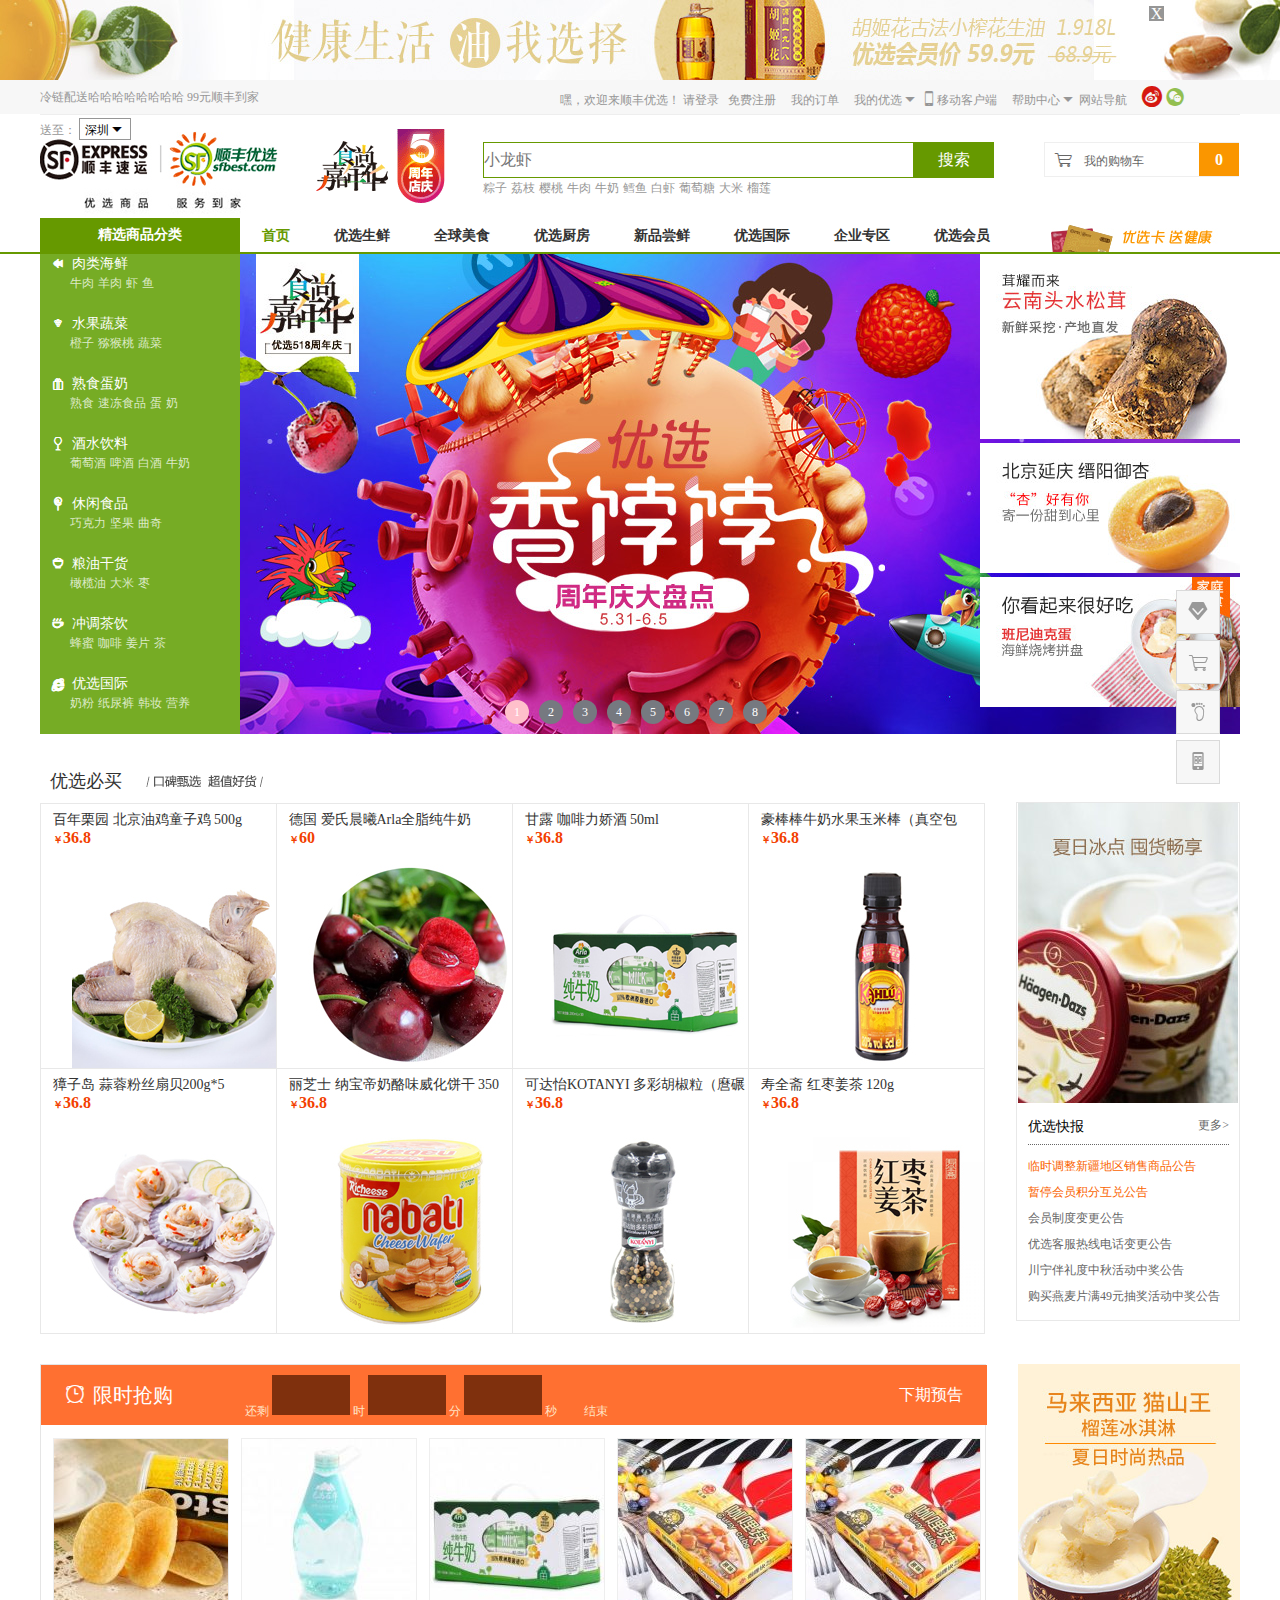
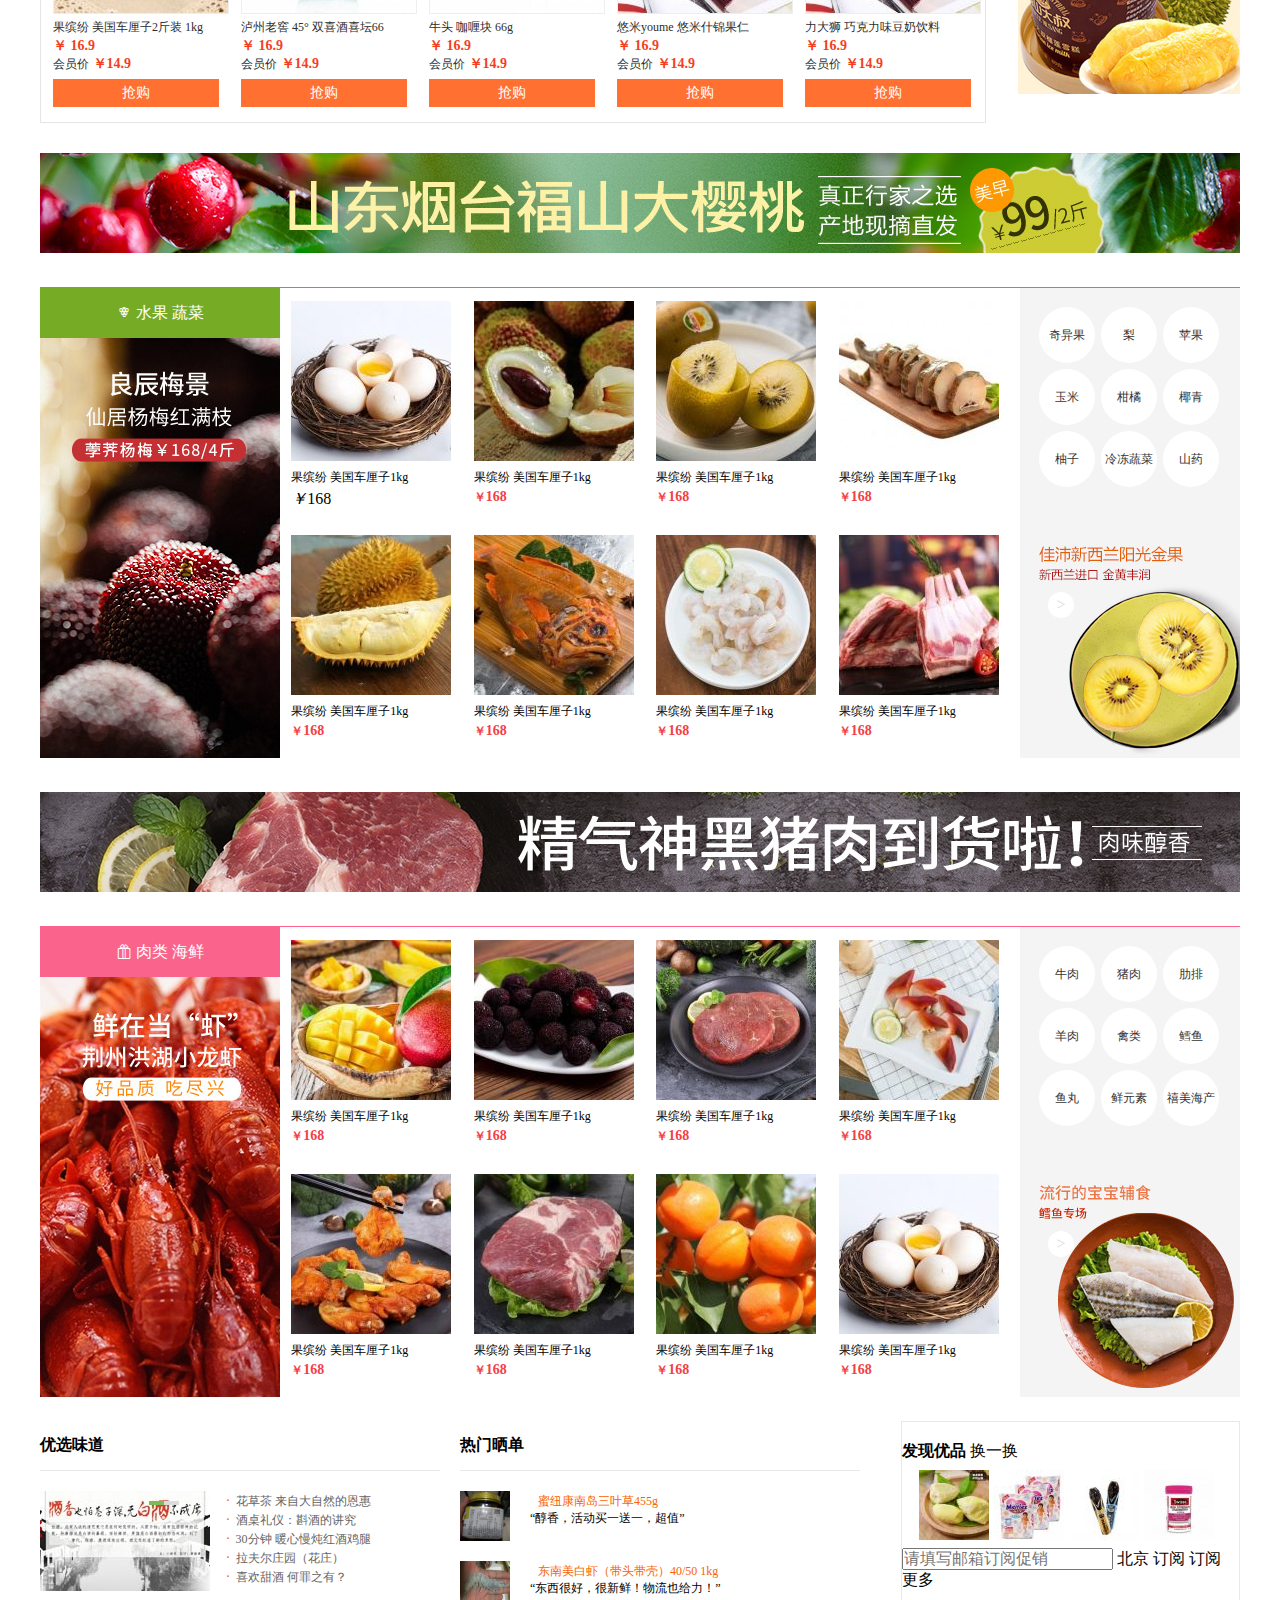
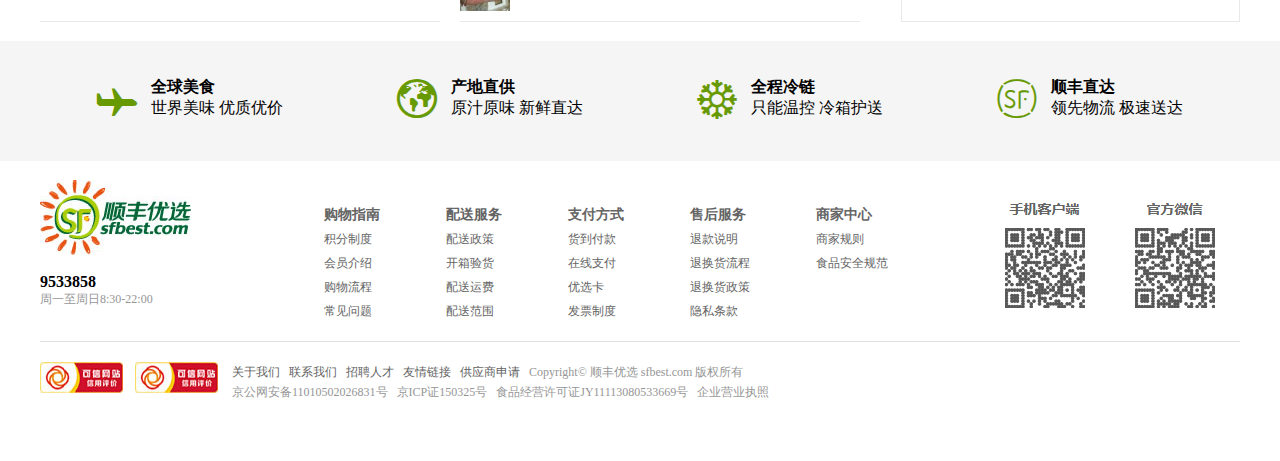
<file: SF-index/index.html>
<!DOCTYPE html>
<html lang="en">
<head>
    <meta charset="UTF-8">
    <title>顺丰优选</title>
    <link rel="shortcut icon" href="favicon.ico">
    <link rel="stylesheet" href="css/index_style.css">
    <script src="js/jquery.js"></script>
    <script src='js/index.js'></script>
    <script src="js/enddingtime.js"></script>
    <script src="js/fly.js"></script>
    <script src="js/allshopping.js"></script>
</head>
<body>

<!--头部-->
<div id="header">
    <div class="header-ad">
        <span class="header-del">X</span>
    </div>
    <div class="headerNavBox">
        <div class="header-nav">
            <div class="header-navl">
                <p class="p1">冷链配送哈哈哈哈哈哈哈哈 99元顺丰到家 送至：
                    <a class="header-navl-inner">深圳<i class="iconfont" id="icon_01">&#xe6ac;</i></a></p>
                    <div class="citylist">
                            <p>请选择您的收货城市：</p>
                            <span class="cityDel">X</span>
                            <p class="citys">
                                <a href="#">北京</a>
                                <a href="#">上海</a>
                                <a href="#">广州</a>
                                <a href="#">深圳</a>
                                <a href="#">天津</a>
                                <a href="#">苏州</a>
                                <a href="#">杭州</a>
                                <a href="#">南京</a>
                                <a href="#">无锡</a>
                                <a href="#">青岛</a>
                                <a href="#">武汉</a>
                            </p>
                            <p>更多城市：</p>
                            <p><i>华东：</i>　上海　浙江　江苏　安徽</p>
                            <p><i>华南：</i>　广东　福建　海南　广西</p>
                            <p><i>华北：</i>　北京　天津　河北　山东　山西　内蒙古</p>
                            <p><i>华中：</i>　湖北　江西　河南　湖南</p>
                            <p><i>东北：</i>　辽宁　吉林　黑龙江</p>
                            <p><i>西南：</i>　重庆　四川　云南　贵州　西藏</p>
                            <p><i>西北：</i>　陕西　甘肃　宁夏　青海　新疆</p>
                    </div>

            </div> 
            <div class="header-navr">
                <span class="header-navrspan">
                    <span>嘿，欢迎来顺丰优选！</span>
                    <a href="http://10.20.152.10/SF/SF-login/index-login.html"
                       target='_blank'>请登录</a> &nbsp;
                    <a href="http://10.20.152.10/SF/SF-login/index-register.html"
                       target='_blank'>免费注册</a>&nbsp;&nbsp;&nbsp;&nbsp;
                    <a href="#">我的订单</a>&nbsp;&nbsp;&nbsp;&nbsp;
                    <a href="#" class="wdyx">我的优选<i class="iconfont" id="icon_02">&#xe6ac;</i>
                        <ul class="myshopping">
                            <li>我的订单</li>
                            <li>我的积分</li>
                            <li>我的收藏</li>
                            <li>我的优选卡</li>
                            <li>我的优惠券</li>
                        </ul></a>
                    <a href="#"><i class="iconfont" id="icon_03">&#xe683;</i>移动客户端</a>&nbsp;&nbsp;&nbsp;&nbsp;
                    <a href="#" class="helptop">帮助中心<i class="iconfont" id="icon_04">&#xe6ac;</i>
                        <ul class="help">
                            <li>购物指南</li>
                            <li>配送服务</li>
                            <li>支付方式</li>
                            <li>售后服务</li>
                            <li>客服邮箱</li>
                            <li>投诉与建议</li>
                        </ul>
                    </a>
                    <a href="#">网站导航</a>&nbsp;&nbsp;&nbsp;&nbsp;
                    <a href="#"><i class="iconfont" id="sina">&#xe602;</i></a>
                    <a href="#"><i class="iconfont" id="wechat">&#xe601;</i></a>
                </p>
            </div>
        </div>
    </div>
    <div class="logoBox">
        <div class="logo">
            <div class="logo_left">
                <h2><a href="#">顺丰乐购</a></h2>
            </div>
            <div class="logo_center">
                <img src="img/flash.gif">
                <div class="search_list">
                    <input type="text" class="search" placeholder="小龙虾">
                    <input type='button' class='btn' value="搜索">
                    <p>
                        <a herf="#">粽子</a>
                        <a herf="#">荔枝</a>
                        <a herf="#">樱桃</a>
                        <a herf="#">牛肉</a>
                        <a herf="#">牛奶</a>
                        <a herf="#">鳕鱼</a>
                        <a herf="#">白虾</a>
                        <a herf="#">葡萄糖</a>
                        <a herf="#">大米</a>
                        <a herf="#">榴莲</a>
                    </p>
                </div>
            </div>
            <div class="logo_right">
                <a href="http://10.20.152.10/SF/SF-ShoppingCar/ShoppingCar.html" class="shopCar">
                    &nbsp;&nbsp;&nbsp;<i class="iconfont" id="shopCar">&#xe603;</i>
                    &nbsp;&nbsp;&nbsp;我的购物车
                    <span class="shopNum">0</span>
                </a>
            </div>
        </div>
    </div>
</div>

<!--导航栏-->
<div id="nav">
    <div class="navList">
        <ul>
            <li class="listClass"><a href="#">精选商品分类</a></li>
            <li><a href="#" style="color:#669900">首页</a></li>
            <li><a href="#">优选生鲜</a></li>
            <li><a href="#">全球美食</a></li>
            <li><a href="#">优选厨房</a></li>
            <li><a href="#">新品尝鲜</a></li>
            <li><a href="#">优选国际</a></li>
            <li><a href="#">企业专区</a></li>
            <li><a href="#">优选会员</a></li>
            <li class="listImg" style="padding-right: 0 ;padding-top:2px;line-height: 0"><a href="#"><img
                    src="img/navImg.jpg"></a></li>
        </ul>
    </div>
</div>

<!--左下角固定窗口-->

<div id="aside">
    <ul>
        <li><a href="#"><i class='iconfont'>&#xe64a;</i></a></li>
        <li id="asideshoppingCar"><a href="http://10.20.152.10/SF/SF-ShoppingCar/ShoppingCar.html"><i class='iconfont'>&#xe603;</i></a></li>
        <li><a href="#"><i class='iconfont'>&#xe617;</i></a></li>
        <li><a href="#"><i class='iconfont'>&#xe668;</i></a></li>
        <li class="goTop"><a href="#"><i class='iconfont'>&#xe605;</i></a></li>
        <div id="msg">加入购物车</div>
    </ul>
</div>

<!--banner图部分-->
<div id="banner">
    <div class='bannerClass'>
        <div class="bannerClass_left">
            <ul>
                <li>
                    <h3><i class='iconfont'>&#xe649;</i>&nbsp;&nbsp;<a href="http://10.20.152.10/SF/SF-Filterpage/index-filter.html">肉类海鲜</a></h3>
                    <p>
                        <a href="#">牛肉</a>
                        <a href="#">羊肉</a>
                        <a href="#">虾</a>
                        <a href="#">鱼</a>
                    </p>

                    <div class="detailedList">
                        <p>
                            <span>精品肉类</span>&nbsp;&nbsp;|&nbsp;
                            <a href="#">牛肉</a>&nbsp;|&nbsp;
                            <a href="#">羊肉</a>&nbsp;|&nbsp;
                            <a href="#">猪肉</a>&nbsp;|&nbsp;
                            <a href="#">禽类</a>&nbsp;|&nbsp;
                            <a href="#">腌腊肉品</a>&nbsp;|&nbsp;
                            <a href="#">其他肉类</a>&nbsp;|&nbsp;
                            <a href="#">肉类礼盒</a>&nbsp;|&nbsp;
                            <a href="#" style="color: #fa9857">澳洲牛肉</a>&nbsp;|&nbsp;
                            <a href="#" style="color: #fa9857">牛排</a>
                        </p>
                        <p>
                            <span>海鲜水产</span>&nbsp;&nbsp;|&nbsp;
                            <a href="#">虾</a>&nbsp;|&nbsp;
                            <a href="#">鱼</a>&nbsp;|&nbsp;
                            <a href="#">蟹/贝</a>&nbsp;|&nbsp;
                            <a href="#">参鲍</a>&nbsp;|&nbsp;
                            <a href="#">火锅丸类</a>&nbsp;|&nbsp;
                            <a href="#">海鲜礼盒</a>&nbsp;|&nbsp;
                            <a href="#" style="color: #fa9857">白虾</a>&nbsp;|&nbsp;
                            <a href="#" style="color: #fa9857">鳕鱼</a>

                        </p>
                        <a href="#"><img src="img/list_Num9.jpg"/></a>
                        <a class="delete">X</a>
                    </div>
                </li>
                <li>

                    <h3><i class='iconfont'>&#xe65b;</i>&nbsp;&nbsp;<a href="http://10.20.152.10/SF/SF-Filterpage/index-filter.html">水果蔬菜</a></h3>
                    <p>
                        <a href="#">橙子</a>
                        <a href="#">猕猴桃</a>
                        <a href="#">蔬菜</a>
                    </p>
                    <div class="detailedList">
                        <p>
                            <span>水果</span>&nbsp;&nbsp;|&nbsp;
                            <a href="#">车厘子/樱桃</a>&nbsp;|&nbsp;
                            <a href="#">荔枝</a>&nbsp;|&nbsp;
                            <a href="#">草莓</a>&nbsp;|&nbsp;
                            <a href="#">橙类</a>&nbsp;|&nbsp;
                            <a href="#">柚类</a>&nbsp;|&nbsp;
                            <a href="#">苹果</a>&nbsp;|&nbsp;
                            <a href="#">梨</a>&nbsp;|&nbsp;
                            <a href="#">奇异果/猕猴桃</a>
                            <a href="#">火龙果</a><br>
                            &nbsp;|&nbsp;<a href="#">牛油果</a>&nbsp;|&nbsp;
                            <a href="#">木瓜/龙眼/芒果</a>&nbsp;|&nbsp;
                            <a href="#">原产地水果</a>&nbsp;|&nbsp;
                            <a href="#">冷冻水果</a>&nbsp;|&nbsp;
                            <a href="#">水果礼盒</a>&nbsp;|&nbsp;
                            <a href="#">其他</a>
                        </p>
                        <p>
                            <span>蔬菜</span>&nbsp;&nbsp;|&nbsp;
                            <a href="#">有机蔬菜</a>&nbsp;|&nbsp;
                            <a href="#">根茎/瓜类</a>&nbsp;|&nbsp;
                            <a href="#">加工蔬菜</a>
                        </p>
                        <a href="#"><img src="img/list_Num8.jpg"/></a>
                        <a class="delete">X</a>
                    </div>
                </li>
                <li>

                    <h3><i class='iconfont'>&#xe6a2;</i>&nbsp;&nbsp;<a href="http://10.20.152.10/SF/SF-Filterpage/index-filter.html">熟食蛋奶</a></h3>
                    <p>
                        <a href="#">熟食</a>
                        <a href="#">速冻食品</a>
                        <a href="#">蛋</a>
                        <a href="#">奶</a>
                    </p>
                    <div class="detailedList">
                        <p>
                            <span>肉类熟食</span>&nbsp;&nbsp;|&nbsp;
                            <a href="#">香肠</a>&nbsp;|&nbsp;
                            <a href="#">火腿</a>&nbsp;|&nbsp;
                            <a href="#">培根</a>&nbsp;|&nbsp;
                            <a href="#">其他熟食</a>&nbsp;|&nbsp;
                            <a href="#" style="color: #fa9857">荷美尔</a>&nbsp;|&nbsp;
                            <a href="#" style="color: #fa9857">月盛斋</a>
                        </p>
                        <p>
                            <span>蛋品</span>&nbsp;&nbsp;|&nbsp;
                            <a href="#">鸡蛋</a>&nbsp;|&nbsp;
                            <a href="#">松花蛋/咸鸭蛋</a>&nbsp;|&nbsp;
                            <a href="#">其他蛋类</a>
                        </p>
                        <p>
                            <span>冷藏奶品饮品</span>&nbsp;&nbsp;|&nbsp;
                            <a href="#">低温奶</a>&nbsp;|&nbsp;
                            <a href="#">奶制品</a>&nbsp;|&nbsp;
                            <a href="#">冷藏果汁</a>&nbsp;|&nbsp;
                            <a href="#">酸奶</a>

                        </p>
                        <p>
                            <span>速冻食品</span>&nbsp;&nbsp;|&nbsp;
                            <a href="#">中式面点</a>&nbsp;|&nbsp;
                            <a href="#">西式面点</a>&nbsp;|&nbsp;
                            <a href="#">西式料理</a>&nbsp;|&nbsp;
                            <a href="#" style="color: #fa9857">饺子</a>&nbsp;|&nbsp;
                            <a href="#" style="color: #fa9857">粽子</a>
                        </p>
                        <p>
                            <span>速食冰品</span>&nbsp;&nbsp;|&nbsp;
                            <a href="#">冰淇淋</a>&nbsp;|&nbsp;
                            <a href="#">冷冻甜品</a>&nbsp;|&nbsp;
                            <a href="#" style="color: #fa9857">哈根达斯</a>&nbsp;|&nbsp;
                            <a href="#" style="color: #fa9857">Yeekwan</a>
                        </p>
                        <a href="#"><img src="img/list_Num8.jpg"/></a>
                        <a class="delete">X</a>
                    </div>
                </li>
                <li>

                    <h3><i class='iconfont'>&#xe65e;</i>&nbsp;&nbsp;<a href="http://10.20.152.10/SF/SF-Filterpage/index-filter.html">酒水饮料</a></h3>
                    <p>
                        <a href="#">葡萄酒</a>
                        <a href="#">啤酒</a>
                        <a href="#">白酒</a>
                        <a href="#">牛奶</a>
                    </p>
                    <div class="detailedList">
                        <p>
                            <span>葡萄酒</span>&nbsp;&nbsp;|&nbsp;
                            <a href="#">红葡萄酒</a>&nbsp;|&nbsp;
                            <a href="#">白葡萄酒</a>&nbsp;|&nbsp;
                            <a href="#">桃红葡萄酒</a>&nbsp;|&nbsp;
                            <a href="#">香槟/起泡酒</a>&nbsp;|&nbsp;
                            <a href="#">甜酒/贵腐酒</a>&nbsp;|&nbsp;
                            <a href="#">整箱装</a>&nbsp;|&nbsp;
                            <a href="#">礼盒</a>&nbsp;|&nbsp;
                            <a href="#" style="color: #fa9857">列级装</a>&nbsp;|&nbsp;

                        </p>
                        <p>
                            <span>洋酒</span>&nbsp;&nbsp;|&nbsp;
                            <a href="#">威士忌</a>&nbsp;|&nbsp;
                            <a href="#">伏特加</a>&nbsp;|&nbsp;
                            <a href="#">白兰地</a>&nbsp;|&nbsp;
                            <a href="#">利口酒</a>&nbsp;|&nbsp;
                            <a href="#">朗姆酒</a>&nbsp;|&nbsp;
                            <a href="#">预调酒</a>&nbsp;|&nbsp;
                            <a href="#">礼盒</a>&nbsp;|&nbsp;
                            <a href="#">其他</a>&nbsp;|&nbsp;
                            <a href="#" style="color: #fa9857">芝华士</a>&nbsp;|&nbsp;
                            <a href="#" style="color: #fa9857">马爹利</a>&nbsp;|&nbsp;
                            <a href="#" style="color: #fa9857">人头马</a>&nbsp;|&nbsp;
                        </p>
                        <p>
                            <span>啤酒</span>&nbsp;&nbsp;|&nbsp;
                            <a href="#">黑啤</a>&nbsp;|&nbsp;
                            <a href="#">黄啤</a>&nbsp;|&nbsp;
                            <a href="#">量贩装啤酒</a>&nbsp;|&nbsp;
                            <a href="#" style="color: #fa9857">比利时啤酒</a>&nbsp;|&nbsp;

                        </p>
                        <p>
                            <span>白酒</span>&nbsp;&nbsp;|&nbsp;
                            <a href="#">茅台</a>&nbsp;|&nbsp;
                            <a href="#">五粮液</a>&nbsp;|&nbsp;
                            <a href="#">剑南春</a>&nbsp;|&nbsp;
                            <a href="#">洋河</a>&nbsp;|&nbsp;
                            <a href="#">郎酒</a>&nbsp;|&nbsp;
                            <a href="#">泸州老窖</a>&nbsp;|&nbsp;
                            <a href="#">汾酒</a>&nbsp;|&nbsp;
                            <a href="#">牛栏山</a>&nbsp;|&nbsp;
                            <a href="#">其他品牌</a>&nbsp;|&nbsp;
                            <a href="#">整箱装</a>&nbsp;|&nbsp;
                            <a href="#" style="color: #fa9857">白云边</a>&nbsp;|&nbsp;
                            <a href="#" style="color: #fa9857">古井贡</a>
                        </p>
                        <p>
                            <span>其他酒</span>&nbsp;&nbsp;|&nbsp;
                            <a href="#">黄酒</a>&nbsp;|&nbsp;
                            <a href="#">养生酒</a>&nbsp;|&nbsp;
                            <a href="#" style="color: #fa9857">竹叶青</a>&nbsp;|&nbsp;

                        </p>
                        <p>
                            <span>牛奶乳品</span>&nbsp;&nbsp;|&nbsp;
                            <a href="#">牛奶</a>&nbsp;|&nbsp;
                            <a href="#">酸奶</a>&nbsp;|&nbsp;
                            <a href="#">豆奶</a>&nbsp;|&nbsp;
                            <a href="#">礼盒</a>&nbsp;|&nbsp;
                            <a href="#" style="color: #fa9857">韦沃</a>&nbsp;|&nbsp;
                        </p>
                        <p>
                            <span>饮料/水</span>&nbsp;&nbsp;|&nbsp;
                            <a href="#">果蔬饮料</a>&nbsp;|&nbsp;
                            <a href="#">茶饮料</a>&nbsp;|&nbsp;
                            <a href="#">水</a>&nbsp;|&nbsp;
                            <a href="#">其他饮料</a>&nbsp;|&nbsp;
                        </p>
                        <a href="#"><img src="img/list_Num7.jpg"/></a>
                        <a class="delete">X</a>
                    </div>
                </li>
                <li>

                    <h3><i class='iconfont'>&#xe615;</i>&nbsp;&nbsp;<a href="http://10.20.152.10/SF/SF-Filterpage/index-filter.html">休闲食品</a></h3>
                    <p>
                        <a href="#">巧克力</a>
                        <a href="#">坚果</a>
                        <a href="#">曲奇</a>
                    </p>
                    <div class="detailedList">
                        <p>
                            <span>休闲零食</span>&nbsp;&nbsp;|&nbsp;
                            <a href="#">肉类零食</a>&nbsp;|&nbsp;
                            <a href="#">果冻</a>&nbsp;|&nbsp;
                            <a href="#">果干</a>&nbsp;|&nbsp;
                            <a href="#">年节礼盒</a>&nbsp;|&nbsp;
                            <a href="#">其他零食</a>&nbsp;|&nbsp;

                        </p>
                        <p>
                            <span>坚果炒货</span>&nbsp;&nbsp;|&nbsp;
                            <a href="#">扁桃仁/巴旦木</a>&nbsp;|&nbsp;
                            <a href="#">开心果</a>&nbsp;|&nbsp;
                            <a href="#">腰果</a>&nbsp;|&nbsp;
                            <a href="#">松子</a>&nbsp;|&nbsp;
                            <a href="#">花生</a>&nbsp;|&nbsp;
                            <a href="#">其他</a>&nbsp;|&nbsp;
                            <a href="#" style="color: #fa9857">万多福</a>&nbsp;|&nbsp;

                        </p>
                        <a href="#"><img src="img/list_Num6.jpg"/></a>
                        <a class="delete">X</a>
                    </div>
                </li>
                <li>

                    <h3><i class='iconfont'>&#xe662;</i>&nbsp;&nbsp;<a href="http://10.20.152.10/SF/SF-Filterpage/index-filter.html">粮油干货</a></h3>
                    <p>
                        <a href="#">橄榄油</a>
                        <a href="#">大米</a>
                        <a href="#">枣</a>
                    </p>
                    <div class="detailedList">
                        <p>
                            <span>食用油</span>&nbsp;&nbsp;|&nbsp;
                            <a href="#">橄榄油</a>&nbsp;|&nbsp;
                            <a href="#">礼盒</a>&nbsp;|&nbsp;
                            <a href="#">其他食用油</a>&nbsp;|&nbsp;
                            <a href="#" style="color: #fa9857">欧丽薇兰</a>&nbsp;|&nbsp;
                            <a href="#" style="color: #fa9857">希腊 橄榄油</a>


                        </p>
                        <p>
                            <span>厨房调料</span>&nbsp;&nbsp;|&nbsp;
                            <a href="#">酱油/醋</a>&nbsp;|&nbsp;
                            <a href="#">调味油/汁</a>&nbsp;|&nbsp;
                            <a href="#">调味料/粉/酱</a>&nbsp;|&nbsp;
                            <a href="#">调味酱/番茄酱</a>&nbsp;|&nbsp;
                            <a href="#">果酱/涂抹酱</a>&nbsp;|&nbsp;
                            <a href="#">底料/汤料</a>&nbsp;|&nbsp;
                            <a href="#" style="color: #fa9857">下饭菜</a>&nbsp;|&nbsp;
                        </p>
                        <p>
                            <span>方便速食</span>&nbsp;&nbsp;|&nbsp;
                            <a href="#">速食面/汤</a>&nbsp;|&nbsp;
                            <a href="#">速食罐头</a>&nbsp;|&nbsp;

                        </p>
                        <p>
                            <span>南北干货</span>&nbsp;&nbsp;|&nbsp;
                            <a href="#">枣类</a>&nbsp;|&nbsp;
                            <a href="#">菌菇</a>&nbsp;|&nbsp;
                            <a href="#">木耳/银耳</a>&nbsp;|&nbsp;
                            <a href="#">菜干</a>&nbsp;|&nbsp;
                            <a href="#">枸杞/莲子</a>&nbsp;|&nbsp;
                            <a href="#">海产干货</a>&nbsp;|&nbsp;
                            <a href="#">干货礼盒</a>&nbsp;|&nbsp;
                            <a href="#">其他</a>&nbsp;|&nbsp;
                        </p>
                        <a href="#"><img src="img/list_Num4.jpg"/></a>
                        <a class="delete">X</a>
                    </div>
                </li>
                <li>

                    <h3><i class='iconfont'>&#xe651;</i>&nbsp;&nbsp;<a href="http://10.20.152.10/SF/SF-Filterpage/index-filter.html">冲调茶饮</a></h3>
                    <p>
                        <a href="#">蜂蜜</a>
                        <a href="#">咖啡</a>
                        <a href="#">姜片</a>
                        <a href="#">茶</a>
                    </p>
                    <div class="detailedList">
                        <p>
                            <span>休闲冲饮</span>&nbsp;&nbsp;|&nbsp;
                            <a href="#">蜂蜜</a>&nbsp;|&nbsp;
                            <a href="#">麦片/粥</a>&nbsp;|&nbsp;
                            <a href="#">巧克力粉</a>&nbsp;|&nbsp;
                            <a href="#">奶茶</a>&nbsp;|&nbsp;
                            <a href="#">天然谷物粉</a>&nbsp;|&nbsp;
                            <a href="#" style="color: #fa9857">麦卢卡</a>
                        </p>
                        <p>
                            <span>咖啡/伴侣</span>&nbsp;&nbsp;|&nbsp;
                            <a href="#">速溶咖啡</a>&nbsp;|&nbsp;
                            <a href="#">咖啡粉/豆</a>&nbsp;|&nbsp;
                        </p>
                        <p>
                            <span>进口茶</span>&nbsp;&nbsp;|&nbsp;
                            <a href="#">红茶</a>&nbsp;|&nbsp;
                            <a href="#">花茶/果茶</a>&nbsp;|&nbsp;
                            <a href="#">其他进口茶</a>&nbsp;|&nbsp;
                            <a href="#" style="color: #fa9857">斯里兰卡</a>
                        </p>
                        <p>
                            <span>国产茗茶</span>&nbsp;&nbsp;|&nbsp;
                            <a href="#">绿茶</a>&nbsp;|&nbsp;
                            <a href="#">红茶</a>&nbsp;|&nbsp;
                            <a href="#">白茶</a>&nbsp;|&nbsp;
                            <a href="#">乌龙茶</a>&nbsp;|&nbsp;
                            <a href="#">黑茶/普洱茶</a>&nbsp;|&nbsp;
                            <a href="#">花草茶/果茶</a>&nbsp;|&nbsp;
                            <a href="#" style="color: #fa9857">铁观音</a>&nbsp;|&nbsp;
                            <a href="#" style="color: #fa9857">大红袍</a>
                        </p>
                        <a href="#"><img src="img/list_Num3.jpg"/></a>
                        <a class="delete">X</a>
                    </div>
                </li>
                <li>

                    <h3><i class='iconfont'>&#xe62e;</i>&nbsp;&nbsp;<a href="http://10.20.152.10/SF/SF-Filterpage/index-filter.html">优选国际</a></h3>
                    <p>
                        <a href="#">奶粉</a>
                        <a href="#">纸尿裤</a>
                        <a href="#">韩妆</a>
                        <a href="#">营养</a>
                    </p>
                    <div class="detailedList">
                        <p>
                            <span>母婴食品</span>&nbsp;&nbsp;|&nbsp;
                            <a href="#">奶粉</a>&nbsp;|&nbsp;
                            <a href="#">一段</a>&nbsp;|&nbsp;
                            <a href="#">二段</a>&nbsp;|&nbsp;
                            <a href="#">三段</a>&nbsp;|&nbsp;
                            <a href="#">四段</a>&nbsp;|&nbsp;
                            <a href="#">羊奶粉</a>&nbsp;|&nbsp;
                            <a href="#">有机奶粉</a>&nbsp;|&nbsp;
                            <a href="#">辅食</a>&nbsp;|&nbsp;
                            <a href="#">米粉/米糊</a>&nbsp;|&nbsp;
                            <a href="#">营养品</a>&nbsp;|&nbsp;
                            <a href="#">钙铁锌</a>&nbsp;|&nbsp;
                            <a href="#">维生素</a>&nbsp;|&nbsp;
                            <a href="#">DHA</a>
                        </p>
                        <p>
                            <span>母婴用品</span>&nbsp;&nbsp;|&nbsp;
                            <a href="#">纸尿裤</a>&nbsp;|&nbsp;
                            <a href="#">拉拉裤</a>&nbsp;|&nbsp;
                            <a href="#">婴儿湿巾</a>&nbsp;|&nbsp;
                            <a href="#">婴儿洗护</a>&nbsp;|&nbsp;
                            <a href="#">洗发沐浴</a>&nbsp;|&nbsp;
                            <a href="#">婴儿护肤</a>&nbsp;|&nbsp;
                            <a href="#">驱蚊防虫</a>&nbsp;|&nbsp;
                            <a href="#">口腔护理</a>&nbsp;|&nbsp;
                            <a href="#">喂养用品</a>&nbsp;|&nbsp;
                            <a href="#">妈妈用品</a>&nbsp;|&nbsp;


                        </p>
                        <p>
                            <span>美妆个护</span>&nbsp;&nbsp;|&nbsp;
                            <a href="#">面部护理</a>&nbsp;|&nbsp;
                            <a href="#">缤纷彩妆</a>&nbsp;|&nbsp;
                            <a href="#">口腔</a>&nbsp;|&nbsp;
                            <a href="#">美发护发</a>&nbsp;|&nbsp;
                            <a href="#">沐浴用品</a>&nbsp;|&nbsp;
                            <a href="#">女士护理</a>&nbsp;|&nbsp;
                            <a href="#">沐浴用品</a>&nbsp;|&nbsp;
                            <a href="#">面膜</a>&nbsp;|&nbsp;
                            <a href="#">防晒</a>&nbsp;|&nbsp;
                            <a href="#">洁面</a>&nbsp;|&nbsp;
                            <a href="#">护肤套装</a>&nbsp;|&nbsp;
                            <a href="#">BB霜</a>&nbsp;|&nbsp;
                            <a href="#">隔离</a>&nbsp;|&nbsp;
                            <a href="#">牙膏</a>&nbsp;|&nbsp;
                            <a href="#">洗护发</a>&nbsp;|&nbsp;
                            <a href="#">沐浴露</a>&nbsp;|&nbsp;
                            <a href="#">卫生巾</a>&nbsp;|&nbsp;
                            <a href="#">女性洗液</a>

                        </p>
                        <p>
                            <span>营养</span>&nbsp;&nbsp;|&nbsp;
                            <a href="#">营养补充</a>&nbsp;|&nbsp;
                            <a href="#">健康养护</a>&nbsp;|&nbsp;
                            <a href="#">女士保养</a>&nbsp;|&nbsp;
                            <a href="#">男士保养</a>&nbsp;|&nbsp;
                            <a href="#">关爱老年</a>&nbsp;|&nbsp;
                            <a href="#">滋补养生</a>&nbsp;|&nbsp;
                            <a href="#" style="color: #fa9857">swisse</a>&nbsp;|&nbsp;
                            <a href="#" style="color: #fa9857">澳洲保养</a>&nbsp;|&nbsp;

                        </p>
                        <a href="#"><img src="img/list_Num2.jpg"/></a>
                        <a class="delete">X</a>
                    </div>
                </li>
            </ul>
        </div>
        <div class="bannerClass_center">
            <ul class="bannerList">
                <li><img src="img/banner_08.jpg"></li>
                <li><img src="img/banner_01.jpg"></li>
                <li><img src="img/banner_02.jpg"></li>
                <li><img src="img/banner_03.jpg"></li>
                <li><img src="img/banner_04.jpg"></li>
                <li><img src="img/banner_05.jpg"></li>
                <li><img src="img/banner_06.jpg"></li>
                <li><img src="img/banner_07.jpg"></li>
                <li><img src="img/banner_08.jpg"></li>
                <li><img src="img/banner_01.jpg"></li>
            </ul>
            <ul class="numList">
                <li class="select">1</li>
                <li>2</li>
                <li>3</li>
                <li>4</li>
                <li>5</li>
                <li>6</li>
                <li>7</li>
                <li>8</li>
            </ul>
        </div>
        <div class="bannerClass_right">
            <a href="#"><img src="img/banneraside_01.jpg"></a>
            <a href="#"><img src="img/banneraside_02.jpg"></a>
            <a href="#"><img src="img/banneraside_03.jpg"></a>
        </div>
    </div>
</div>

<!--优选必买-->
<div id="bestGoods">
    <div class="bestGoods_class">
        <div class="bestGoods_classl">
            <!--<div class="bestGoods_classltit">-->
            <h2>优选必买</h2>
            <img src="img/youxuan.png">
            <!--</div>-->
            <ul>
                <li>
                    <p><a href="http://10.20.152.10/SF/SF-Babypage/index-Baby.html">百年栗园 北京油鸡童子鸡 500g</a></p>
                    <span class="redword"><i>￥</i>36.8</span>
                    <a href='http://10.20.152.10/SF/SF-Babypage/index-Baby.html'><img src="img/yxbm_01.jpg"></a>
                    <span class="hidegobuy addshoppingCar"><i class="iconfont">&#xe603;</i>　加入购物车</span>
                </li>
                <li>
                    <p><a href="http://10.20.152.10/SF/SF-Babypage/index-Baby.html">德国 爱氏晨曦Arla全脂纯牛奶</a></p>
                    <span class="redword">
                            <i>￥</i>60
                        </span>
                    <a href='http://10.20.152.10/SF/SF-Babypage/index-Baby.html'><img src="img/yxbm_02.jpg"></a>
                    <span class="hidegobuy addshoppingCar"><i class="iconfont">&#xe603;</i>　加入购物车</span>
                </li>
                <li>
                    <p><a href="http://10.20.152.10/SF/SF-Babypage/index-Baby.html">甘露 咖啡力娇酒 50ml</a></p>
                    <span class="redword"><i>￥</i>36.8</span>
                    <a href='http://10.20.152.10/SF/SF-Babypage/index-Baby.html'><img src="img/yxbm_03.jpg"></a>
                    <span class="hidegobuy addshoppingCar"><i class="iconfont">&#xe603;</i>　加入购物车</span>
                </li>
                <li style="border-right:none ">
                    <p><a href="http://10.20.152.10/SF/SF-Babypage/index-Baby.html">豪棒棒牛奶水果玉米棒（真空包</a></p>
                    <span class="redword"><i>￥</i>36.8</span>
                    <a href='http://10.20.152.10/SF/SF-Babypage/index-Baby.html'><img src="img/yxbm_04.jpg"></a>
                    <span class="hidegobuy addshoppingCar"><i class="iconfont">&#xe603;</i>　加入购物车</span>
                </li>
                <li>
                    <p><a href="http://10.20.152.10/SF/SF-Babypage/index-Baby.html">獐子岛 蒜蓉粉丝扇贝200g*5</a></p>
                    <span class="redword"><i>￥</i>36.8</span>
                    <a href='http://10.20.152.10/SF/SF-Babypage/index-Baby.html'><img src="img/yxbm_05.jpg"></a>
                     <span class="hidegobuy addshoppingCar"><i class="iconfont">&#xe603;</i>　加入购物车</span>
                </li>
                <li>
                    <p><a href="http://10.20.152.10/SF/SF-Babypage/index-Baby.html">丽芝士 纳宝帝奶酪味威化饼干 350</a></p>
                    <span class="redword"><i>￥</i>36.8</span>
                    <a href='http://10.20.152.10/SF/SF-Babypage/index-Baby.html'><img src="img/yxbm_06.jpg"></a>
                    <span class="hidegobuy addshoppingCar"><i class="iconfont">&#xe603;</i>　加入购物车</span>
                </li>
                <li>
                    <p><a href="http://10.20.152.10/SF/SF-Babypage/index-Baby.html">可达怡KOTANYI 多彩胡椒粒（麿碾</a></p>
                    <span class="redword"><i>￥</i>36.8</span>
                    <a href='http://10.20.152.10/SF/SF-Babypage/index-Baby.html'><img src="img/yxbm_07.jpg"></a>
                    <span class="hidegobuy addshoppingCar"><i class="iconfont">&#xe603;</i>　加入购物车</span>
                </li>
                <li style="border-right:none">
                    <p><a href="http://10.20.152.10/SF/SF-Babypage/index-Baby.html">寿全斋 红枣姜茶 120g</a></p>
                    <span class="redword"><i>￥</i>36.8</span>
                    <a href='http://10.20.152.10/SF/SF-Babypage/index-Baby.html'><img src="img/yxbm_08.jpg"></a>
                    <span class="hidegobuy addshoppingCar"><i class="iconfont">&#xe603;</i>　加入购物车</span>
                </li>
            </ul>
        </div>
        <div class="bestGoods_classr">
            <div class="bestGoods_classrt">
                <img src="img/yxbm_aside.jpg">
            </div>
            <div class="bestGoods_classrb">
                <p>
                <h4>优选快报</h4>
                <span><a href="#">更多></a></span>
                </p>
                <ul>
                    <li><a href="#" style="color:#fa6400">临时调整新疆地区销售商品公告</a></li>
                    <li><a href="#" style="color:#fa6400">暂停会员积分互兑公告</a></li>
                    <li><a href="#">会员制度变更公告</a></li>
                    <li><a href="#">优选客服热线电话变更公告</a></li>
                    <li><a href="#">川宁伴礼度中秋活动中奖公告</a></li>
                    <li><a href="#">购买燕麦片满49元抽奖活动中奖公告</a></li>
                </ul>
            </div>
        </div>
    </div>
</div>

<!--限时抢购-->
<div id="LimitedBuy">
    <div class="allsale_Class">
        <div class="allsale_Classl">
            <div class="allsale_ClasslT">
                <i class="iconfont">&#xe604;</i>&nbsp;
                <h3>限时抢购</h3>
                <div class="endtime">
                	还剩
                	
                	<span class="hh"></span>
                	时
                	<span class="mm"></span>
                	分
                	<span class="ss"></span>
                	秒
                	
                	　　结束
                	
                </div>                
                <a href="#">下期预告</a>
            </div>
            <div class="allsale_ClasslB">

                <ul>
                    <li>
                        <img src="img/xsqg_01.jpg">
                        <p>果缤纷 美国车厘子2斤装 1kg</p>
                        <i>￥ 16.9</i>
                        <p>会员价<i> ￥14.9</i></p>
                        <a href="#">抢购</a>
                    </li>
                    <li>
                        <img src="img/xsqg_02.jpg">
                        <p>泸州老窖 45° 双喜酒喜坛66 </p>
                        <i>￥ 16.9</i>
                        <p>会员价<i> ￥14.9</i></p>
                        <a href="#">抢购</a>
                    </li>
                    <li>
                        <img src="img/xsqg_03.jpg">
                        <p>牛头 咖喱块 66g</p>
                        <i>￥ 16.9</i>
                        <p>会员价<i> ￥14.9</i></p>
                        <a href="#">抢购</a>
                    </li>
                    <li>
                        <img src="img/xsqg_04.jpg">
                        <p>悠米youme 悠米什锦果仁 </p>
                        <i>￥ 16.9</i>
                        <p>会员价<i> ￥14.9</i></p>
                        <a href="#">抢购</a>
                    </li>
                    <li>
                        <img src="img/xsqg_04.jpg">
                        <p>力大狮 巧克力味豆奶饮料 </p>
                        <i>￥ 16.9</i>
                        <p>会员价<i> ￥14.9</i></p>
                        <a href="#">抢购</a>
                    </li>
                </ul>
            </div>
        </div>
        <div class="allsale_Classr">
            <a href="#"><img src="img/allsale_aside.jpg"/></a>
        </div>
    </div>
</div>

<!--水果类、蔬菜-->
<div id="fruit">
    <div class="fruit_Class">
        <div class="fruit_classt">
            <img src="img/fruit.jpg">
        </div>
        <div class="fruit_classb">
            <div class="fruit_classbL">
                <p class="fruit_title">
                    <i class="iconfont">&#xe65b;</i>
                    水果 蔬菜
                </p>
                <a href="#"><img src="img/fruit_asideL.jpg"/></a>
            </div>
            <div class="fruit_classbC">

                <ul>
                    <li>
                        <a href="#"><img src="img/img01.jpg"/></a>
                        <p>果缤纷 美国车厘子1kg</p>
                        <span><i>￥</i>168</span>
						<span class="hidegobuyfruit addshoppingCar"><i class="iconfont">&#xe603;</i>　加入购物车</span>
                    </li>
                    <li>
                        <a href="#"><img src="img/img02.jpg"/></a>
                        <p>果缤纷 美国车厘子1kg</p>
                        <p><i>￥</i>168</p>
                        <span class="hidegobuyfruit addshoppingCar"><i class="iconfont">&#xe603;</i>　加入购物车</span>
                    </li>
                    <li>
                        <a href="#"><img src="img/img03.jpg"/></a>
                        <p>果缤纷 美国车厘子1kg</p>
                        <p><i>￥</i>168</p>
                        <span class="hidegobuyfruit addshoppingCar"><i class="iconfont">&#xe603;</i>　加入购物车</span>
                    </li>
                    <li>
                        <a href="#"><img src="img/img04.jpg"/></a>
                        <p>果缤纷 美国车厘子1kg</p>
                        <p><i>￥</i>168</p>
                        <span class="hidegobuyfruit addshoppingCar"><i class="iconfont">&#xe603;</i>　加入购物车</span>
                    </li>
                    <li>
                        <a href="#"><img src="img/img05.jpg"/></a>
                        <p>果缤纷 美国车厘子1kg</p>
                        <p><i>￥</i>168</p>
                        <span class="hidegobuyfruit addshoppingCar"><i class="iconfont">&#xe603;</i>　加入购物车</span>
                    </li>
                    <li>
                        <a href="#"><img src="img/img06.jpg"/></a>
                        <p>果缤纷 美国车厘子1kg</p>
                        <p><i>￥</i>168</p>
                        <span class="hidegobuyfruit addshoppingCar"><i class="iconfont">&#xe603;</i>　加入购物车</span>
                    </li>
                    <li>
                        <a href="#"><img src="img/img07.jpg"/></a>
                        <p>果缤纷 美国车厘子1kg</p>
                        <p><i>￥</i>168</p>
                        <span class="hidegobuyfruit addshoppingCar"><i class="iconfont">&#xe603;</i>　加入购物车</span>
                    </li>
                    <li>
                        <a href="#"><img src="img/img08.jpg"/></a>
                        <p>果缤纷 美国车厘子1kg</p>
                        <p><i>￥</i>168</p>
                        <span class="hidegobuyfruit addshoppingCar"><i class="iconfont">&#xe603;</i>　加入购物车</span>
                    </li>
                </ul>

            </div>
            <div class="fruit_classbR">
                <ul class="fruit_list">
                    <li><a href="">奇异果</a></li>
                    <li><a href="">梨</a></li>
                    <li><a href="">苹果</a></li>
                    <li><a href="">玉米</a></li>
                    <li><a href="">柑橘</a></li>
                    <li><a href="">椰青</a></li>
                    <li><a href="">柚子</a></li>
                    <li><a href="">冷冻蔬菜</a></li>
                    <li><a href="">山药</a></li>
                </ul>
                <img src="img/fruit_asider.jpg"/>
                <span class="fruit_tips"> > </span>
            </div>
        </div>
    </div>
</div>

<!--肉类、海鲜类-->
<div id="seafood">
    <div class="seafood_Class">
        <div class="seafood_classt">
            <img src="img/seafood.jpg">
        </div>
        <div class="seafood_classb">
            <div class="seafood_classbL">
                <p class="seafood_title">
                    <i class="iconfont">&#xe6a2;</i>
                    肉类 海鲜
                </p>
                <a href="#"><img src="img/seafood_l.jpg"/></a>
            </div>
            <div class="seafood_classbC">

                <ul>
                    <li>
                        <a href="#"><img src="img/img09.jpg"/></a>
                        <p>果缤纷 美国车厘子1kg</p>
                        <p><i>￥</i>168</p>
						<span class="hidegobuysea"><i class="iconfont">&#xe603;</i>　加入购物车</span>
                    </li>
                    <li>
                        <a href="#"><img src="img/img10.jpg"/></a>
                        <p>果缤纷 美国车厘子1kg</p>
                        <p><i>￥</i>168</p>
                        <span class="hidegobuysea"><i class="iconfont">&#xe603;</i>　加入购物车</span>
                    </li>
                    <li>
                        <a href="#"><img src="img/img11.jpg"/></a>
                        <p>果缤纷 美国车厘子1kg</p>
                        <p><i>￥</i>168</p>
                        <span class="hidegobuysea"><i class="iconfont">&#xe603;</i>　加入购物车</span>
                    </li>
                    <li>
                        <a href="#"><img src="img/img12.jpg"/></a>
                        <p>果缤纷 美国车厘子1kg</p>
                        <p><i>￥</i>168</p>
                        <span class="hidegobuysea"><i class="iconfont">&#xe603;</i>　加入购物车</span>
                    </li>
                    <li>
                        <a href="#"><img src="img/img13.jpg"/></a>
                        <p>果缤纷 美国车厘子1kg</p>
                        <p><i>￥</i>168</p>
                        <span class="hidegobuysea"><i class="iconfont">&#xe603;</i>　加入购物车</span>
                    </li>
                    <li>
                        <a href="#"><img src="img/img14.jpg"/></a>
                        <p>果缤纷 美国车厘子1kg</p>
                        <p><i>￥</i>168</p>
                        <span class="hidegobuysea"><i class="iconfont">&#xe603;</i>　加入购物车</span>
                    </li>
                    <li>
                        <a href="#"><img src="img/img15.jpg"/></a>
                        <p>果缤纷 美国车厘子1kg</p>
                        <p><i>￥</i>168</p>
                        <span class="hidegobuysea"><i class="iconfont">&#xe603;</i>　加入购物车</span>
                    </li>
                    <li>
                        <a href="#"><img src="img/img01.jpg"/></a>
                        <p>果缤纷 美国车厘子1kg</p>
                        <p><i>￥</i>168</p>
                        <span class="hidegobuysea"><i class="iconfont">&#xe603;</i>　加入购物车</span>
                    </li>
                </ul>

            </div>
            <div class="seafood_classbR">
                <ul class="seafood_list">
                    <li><a href="">牛肉</a></li>
                    <li><a href="">猪肉</a></li>
                    <li><a href="">肋排</a></li>
                    <li><a href="">羊肉</a></li>
                    <li><a href="">禽类</a></li>
                    <li><a href="">鳕鱼</a></li>
                    <li><a href="">鱼丸</a></li>
                    <li><a href="">鲜元素</a></li>
                    <li><a href="">禧美海产</a></li>
                </ul>
                <img src="img/seafood_aside.jpg"/>
                <span class="seafood_tips"> > </span>
            </div>
        </div>
    </div>
</div>

<!--新闻栏-->
<div id="news">
    <div class="news_Class">
        <div class="news_Classl">
            <div class="news_ClasslT">
                <h3>优选味道</h3>
            </div>
            <div class="news_ClasslB">
                <img src="img/news_01.jpg">
                <ul>
                    <li><a href="#"><i>·</i>花草茶 来自大自然的恩惠</a></li>
                    <li><a href="#"><i>·</i>酒桌礼仪：斟酒的讲究</a></a></li>
                    <li><a href="#"><i>·</i>30分钟 暖心慢炖红酒鸡腿</a></a></li>
                    <li><a href="#"><i>·</i>拉夫尔庄园（花庄）</a></a></li>
                    <li><a href="#"><i>·</i>喜欢甜酒 何罪之有？</a></a></li>
                </ul>
            </div>
        </div>
        <div class="news_Classc">
            <div class="news_ClasscT">
                <h3>热门晒单</h3>
            </div>
            <div class="news_ClasscB">
                <dl>
                    <dt><img src="img/news_02.jpg"></dt>
                    <dd>
                        <a>蜜纽康南岛三叶草455g</a>
                        <p>“醇香，活动买一送一，超值”</p>
                    </dd>
                </dl>
                <dl>
                    <dt><img src="img/news_03.jpg"></dt>
                    <dd>
                        <a href="#">东南美白虾（带头带壳）40/50 1kg</a>
                        <p>“东西很好，很新鲜！物流也给力！”</p>
                    </dd>
                </dl>
            </div>
        </div>
        <div class="news_Classr">
            <strong>发现优品</strong>
            <span>换一换</span>
            <img src="img/huanyihuan.jpg">
            <input type="text" placeholder="请填写邮箱订阅促销" />
            <span>北京</span>
            <span>订阅</span>
            <span>订阅更多</span>
        </div>
    </div>
</div>

<!--售后服务-->
<div id="afterService">
    <div class="afterService_Class">
        <ul>
            <li>
                <i class="iconfont">&#xe6b5;</i>
                <h5>全球美食</h5>
                <p>世界美味 优质优价</p>
            </li>
            <li>
                <i class="iconfont">&#xe626;</i>
                <h5>产地直供</h5>
                <p>原汁原味 新鲜直达</p>
            </li>
            <li>
                <i class="iconfont">&#xe692;</i>
                <h5>全程冷链</h5>
                <p>只能温控 冷箱护送</p>
            </li>
            <li>
                <i class="iconfont">&#xe60b;</i>
                <h5>顺丰直达</h5>
                <p>领先物流 极速送达</p>
            </li>
        </ul>
    </div>
</div>

<!--底部-->
<div id="footer">
    <div class="footer_Class">
        <div class="footer_ClassT">
            <div class="footer_ClassTl">
                <img src="img/footer_img.jpg">
                <strong>9533858</strong>
                <p>周一至周日8:30-22:00</p>
            </div>
            <div class="footer_ClassTc">
                <ul>
                    <li>
                        <p><a href="#" class="firstWord">购物指南</a></p>
                        <p><a href="#">积分制度</a></p>
                        <p><a href="#">会员介绍</a></p>
                        <p><a href="#">购物流程</a></p>
                        <p><a href="#">常见问题</a></p>
                    </li>
                    <li>
                        <p><a href="#" class="firstWord">配送服务</a></p>
                        <p><a href="#">配送政策</a></p>
                        <p><a href="#">开箱验货</a></p>
                        <p><a href="#">配送运费</a></p>
                        <p><a href="#">配送范围</a></p>
                    </li>
                    <li>
                        <p><a href="#" class="firstWord">支付方式</a></p>
                        <p><a href="#">货到付款</a></p>
                        <p><a href="#">在线支付</a></p>
                        <p><a href="#">优选卡</a></p>
                        <p><a href="#">发票制度</a></p>
                    </li>
                    <li>
                        <p><a href="#" class="firstWord">售后服务</a></p>
                        <p><a href="#">退款说明</a></p>
                        <p><a href="#">退换货流程</a></p>
                        <p><a href="#">退换货政策</a></p>
                        <p><a href="#">隐私条款</a></p>
                    </li>
                    <li>
                        <p><a href="#" class="firstWord">商家中心</a></p>
                        <p><a href="#">商家规则</a></p>
                        <p><a href="#">食品安全规范</a></p>

                    </li>
                </ul>
            </div>
            <div class="footer_ClassTr">
                <img src="img/2Dcode.jpg">
            </div>
        </div>
        <div class="footer_ClassB">
            <div class="footer_ClassBl">
                <img src="img/footer_04.jpg">
                <img src="img/footer_04.jpg">
            </div>
            <div class='footer_ClassBr'>
                <p>
                    <a href="#">关于我们</a>&nbsp;&nbsp;
                    <a href="#">联系我们</a>&nbsp;&nbsp;
                    <a href="#">招聘人才</a>&nbsp;&nbsp;
                    <a href="#">友情链接</a>&nbsp;&nbsp;
                    <a href="#">供应商申请</a>&nbsp;&nbsp;
                    Copyright© 顺丰优选 sfbest.com 版权所有
                </p>
                <p>京公网安备11010502026831号 &nbsp;&nbsp;京ICP证150325号 &nbsp;&nbsp;食品经营许可证JY11113080533669号
                    &nbsp;&nbsp;企业营业执照</p>
            </div>
        </div>
    </div>
</div>
</div>
</body>
</html>
</file>
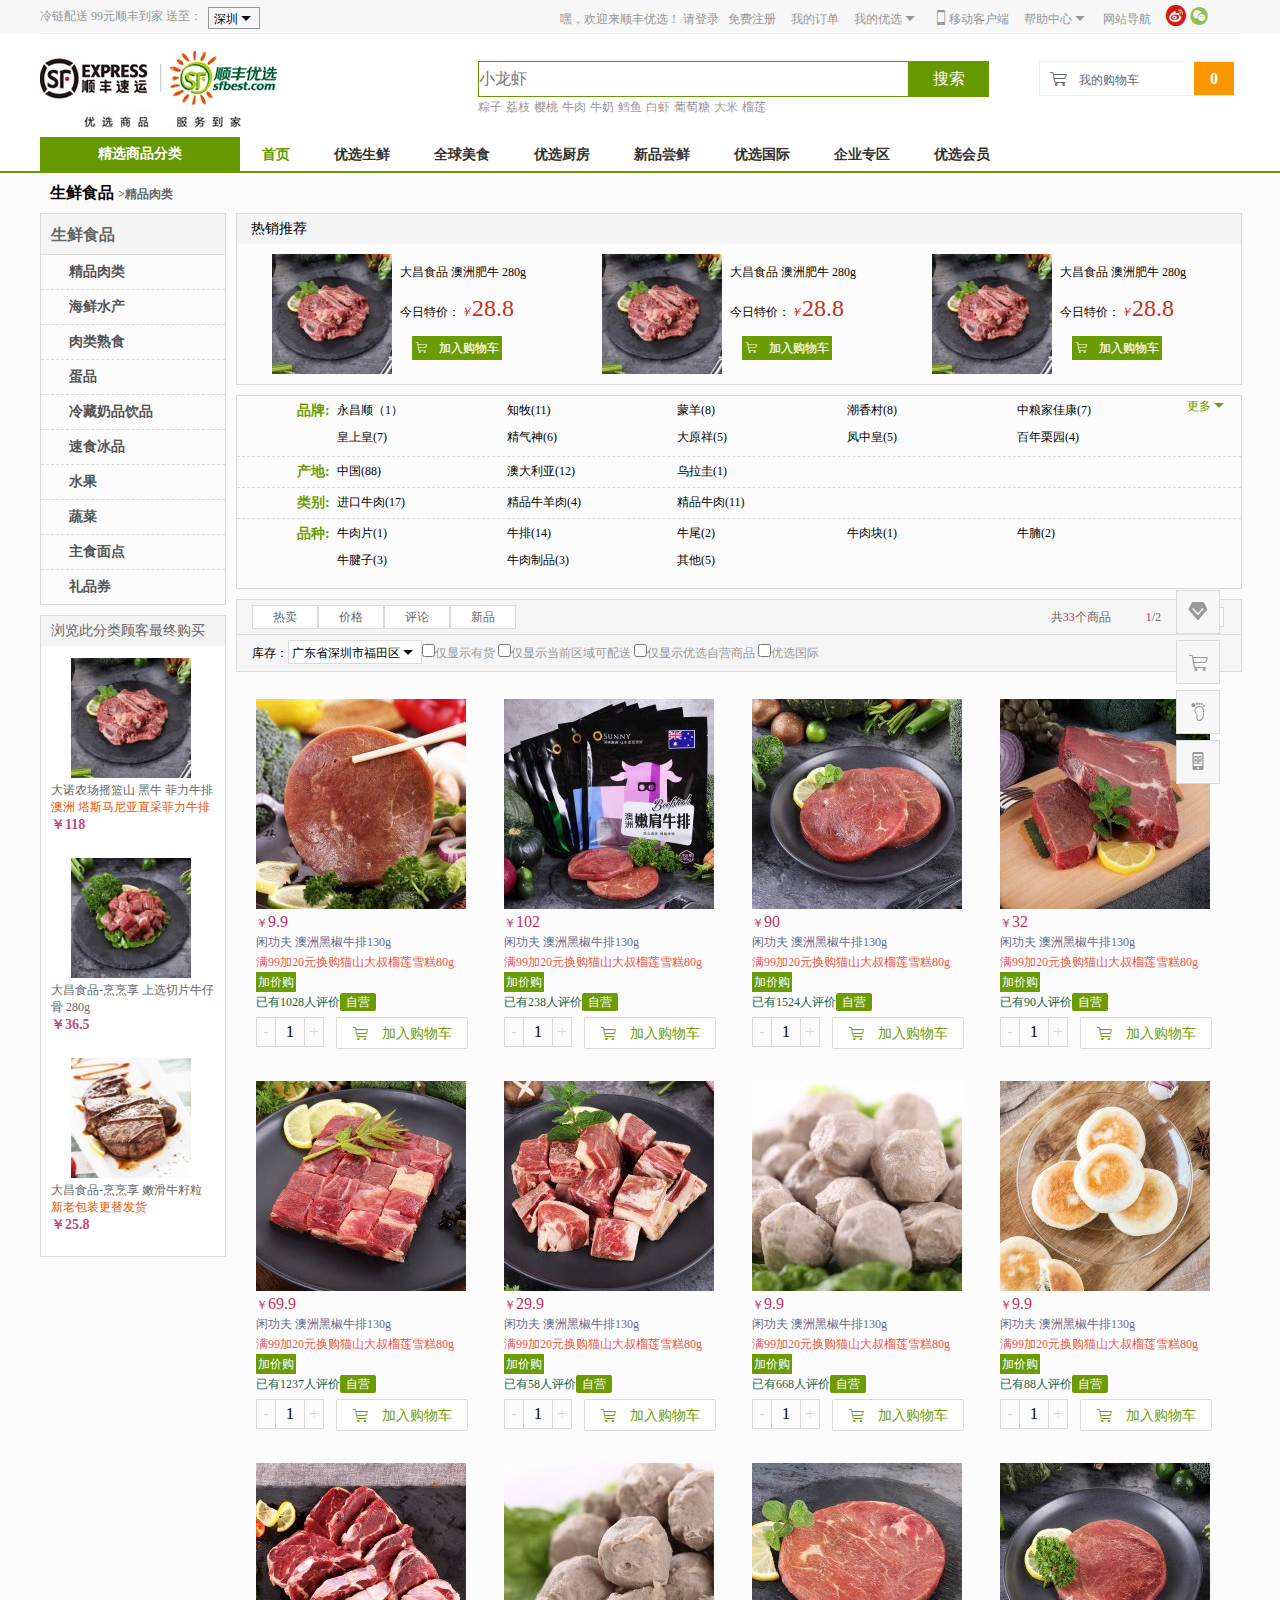
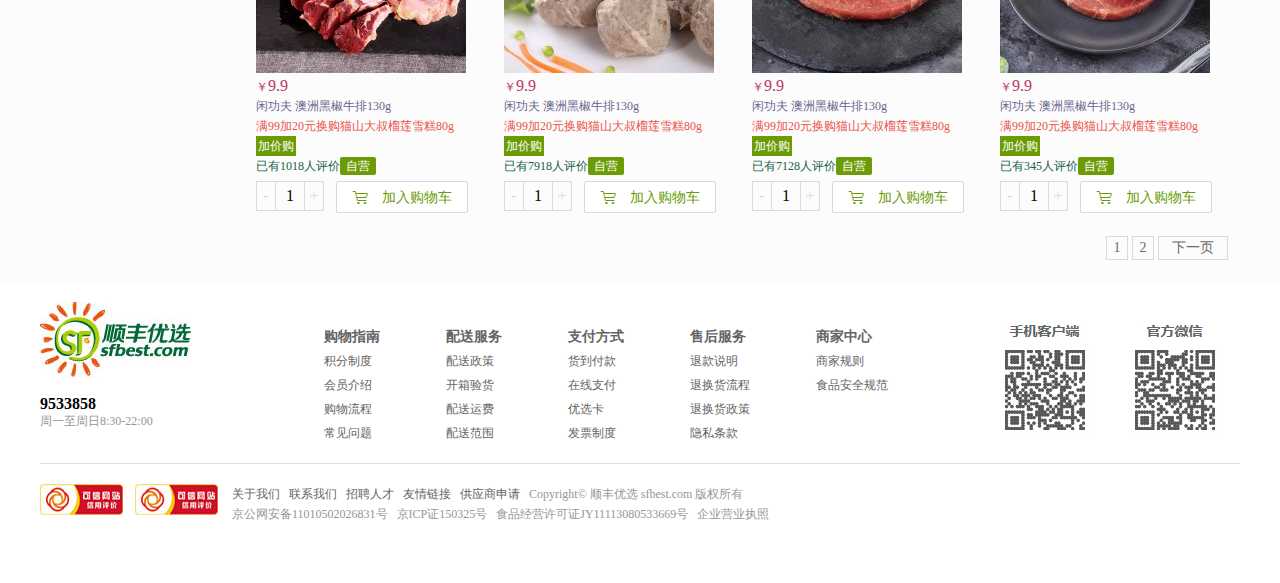
<file: SF-Filterpage/index-filter.html>
<!DOCTYPE html>
<html lang="en">

<head>
    <meta charset="UTF-8">
    <title>澳大利亚进口 闲功夫牛肉</title>
    <link rel="shortcut icon" href="favicon.ico">
    <link rel="stylesheet" href="css/filter-page.css">
    <script src="js/jquery.js"></script>
    <script src="js/Filter-page.js"></script>
</head>

<body>

<!--头部-->
<div id="header">
    <div class="headerNavBox">
        <div class="header-nav">
            <div class="header-navl">
                <p class="p1">冷链配送 99元顺丰到家 送至：
                    <a class="header-navl-inner">深圳<i class="iconfont" id="icon_01">&#xe6ac;</i></a>
                </p>
                <div class="citylist">
                    <p>请选择您的收货城市：</p>
                    <span class="cityDel">X</span>
                    <p class="citys">
                        <a href="#">北京</a>
                        <a href="#">上海</a>
                        <a href="#">广州</a>
                        <a href="#">深圳</a>
                        <a href="#">天津</a>
                        <a href="#">苏州</a>
                        <a href="#">杭州</a>
                        <a href="#">南京</a>
                        <a href="#">无锡</a>
                        <a href="#">青岛</a>
                        <a href="#">武汉</a>
                    </p>
                    <p>更多城市：</p>
                    <p><i>华东：</i>　上海　浙江　江苏　安徽</p>
                    <p><i>华南：</i>　广东　福建　海南　广西</p>
                    <p><i>华北：</i>　北京　天津　河北　山东　山西　内蒙古</p>
                    <p><i>华中：</i>　湖北　江西　河南　湖南</p>
                    <p><i>东北：</i>　辽宁　吉林　黑龙江</p>
                    <p><i>西南：</i>　重庆　四川　云南　贵州　西藏</p>
                    <p><i>西北：</i>　陕西　甘肃　宁夏　青海　新疆</p>
                </div>

            </div>
            <div class="header-navr">
                <p>
                    <span>嘿，欢迎来顺丰优选！</span>
                    <a href="http://10.20.152.10/SF/SF-login/index-login.html" target='_blank'>请登录</a>
                    &nbsp;
                    <a href="http://10.20.152.10/SF/SF-register/index-register.html"
                       target='_blank'>免费注册</a>&nbsp;&nbsp;&nbsp;&nbsp;
                    <a href="#">我的订单</a>&nbsp;&nbsp;&nbsp;&nbsp;
                    <a href="#">我的优选<i class="iconfont" id="icon_02">&#xe6ac;</i></a>&nbsp;&nbsp;&nbsp;&nbsp;
                    <a href="#"><i class="iconfont" id="icon_03">&#xe683;</i>移动客户端</a>&nbsp;&nbsp;&nbsp;&nbsp;
                    <a href="#">帮助中心<i class="iconfont" id="icon_04">&#xe6ac;</i></a>&nbsp;&nbsp;&nbsp;&nbsp;
                    <a href="#">网站导航</a>&nbsp;&nbsp;&nbsp;&nbsp;
                    <a href="#"><i class="iconfont" id="sina">&#xe602;</i></a>
                    <a href="#"><i class="iconfont" id="wechat">&#xe601;</i></a>
                </p>
                <ul class="myshopping">
                    <li>我的订单</li>
                    <li>我的积分</li>
                    <li>我的收藏</li>
                    <li>我的优选卡</li>
                    <li>我的优惠券</li>
                </ul>
                <ul class="help">
                    <li>购物指南</li>
                    <li>配送服务</li>
                    <li>支付方式</li>
                    <li>售后服务</li>
                    <li>客服邮箱</li>
                    <li>投诉与建议</li>
                </ul>
            </div>
        </div>
    </div>
    <div class="logoBox">
        <div class="logo">
            <div class="logo_left">
                <h2><a href="#">顺丰乐购</a></h2>
            </div>
            <div class="logo_center">
                <div class="search_list">
                    <input type="text" class="search" placeholder="小龙虾">
                    <input type='button' class='btn' value="搜索">
                    <p>
                        <a herf="#">粽子</a>
                        <a herf="#">荔枝</a>
                        <a herf="#">樱桃</a>
                        <a herf="#">牛肉</a>
                        <a herf="#">牛奶</a>
                        <a herf="#">鳕鱼</a>
                        <a herf="#">白虾</a>
                        <a herf="#">葡萄糖</a>
                        <a herf="#">大米</a>
                        <a herf="#">榴莲</a>
                    </p>
                </div>
            </div>
            <div class="logo_right">
                <div class="shopCar">
                    &nbsp;&nbsp;&nbsp;<i class="iconfont" id="shopCar">&#xe603;</i> &nbsp;&nbsp;&nbsp;我的购物车
                    <span class="shopNum">0</span>
                </div>
            </div>
        </div>
    </div>
</div>

<!--导航栏-->
<div id="nav">
    <div class="navList">
        <ul>
            <li class="listClass">
                <a href="#">精选商品分类</a>
            </li>
            <li>
                <a href="#" style="color:#669900">首页</a>
            </li>
            <li>
                <a href="#">优选生鲜</a>
            </li>
            <li>
                <a href="#">全球美食</a>
            </li>
            <li>
                <a href="#">优选厨房</a>
            </li>
            <li>
                <a href="#">新品尝鲜</a>
            </li>
            <li>
                <a href="#">优选国际</a>
            </li>
            <li>
                <a href="#">企业专区</a>
            </li>
            <li>
                <a href="#">优选会员</a>
            </li>

        </ul>
    </div>
</div>

<!--左下角固定窗口-->
<div id="aside">
    <ul>
        <li>
            <a href="#"><i class='iconfont'>&#xe64a;</i></a>
        </li>
        <li>
            <a href="#"><i class='iconfont'>&#xe603;</i></a>
        </li>
        <li>
            <a href="#"><i class='iconfont'>&#xe617;</i></a>
        </li>
        <li>
            <a href="#"><i class='iconfont'>&#xe668;</i></a>
        </li>
        <li class="goTop">
            <a href="#"><i class='iconfont'>&#xe605;</i></a>
        </li>
    </ul>
</div>

<div id="banner"></div>

<div id="correlation">
    <div class='correlation_Class'>
        <div class="bannerClass_left">
            <ul>
                <li>
                    <div class="detailedList1">
                        <h3><i class='iconfont'>&#xe649;</i>&nbsp;&nbsp;<a href="#">肉类海鲜</a></h3>
                        <p>
                            <a href="#">牛肉</a>
                            <a href="#">羊肉</a>
                            <a href="#">虾</a>
                            <a href="#">鱼</a>
                        </p>
                    </div>
                    <div class="detailedList">
                        <p>
                            <span>精品肉类</span>&nbsp;&nbsp;|&nbsp;
                            <a href="#">牛肉</a>&nbsp;|&nbsp;
                            <a href="#">羊肉</a>&nbsp;|&nbsp;
                            <a href="#">猪肉</a>&nbsp;|&nbsp;
                            <a href="#">禽类</a>&nbsp;|&nbsp;
                            <a href="#">腌腊肉品</a>&nbsp;|&nbsp;
                            <a href="#">其他肉类</a>&nbsp;|&nbsp;
                            <a href="#">肉类礼盒</a>&nbsp;|&nbsp;
                            <a href="#" style="color: #fa9857">澳洲牛肉</a>&nbsp;|&nbsp;
                            <a href="#" style="color: #fa9857">牛排</a>
                        </p>
                        <p>
                            <span>海鲜水产</span>&nbsp;&nbsp;|&nbsp;
                            <a href="#">虾</a>&nbsp;|&nbsp;
                            <a href="#">鱼</a>&nbsp;|&nbsp;
                            <a href="#">蟹/贝</a>&nbsp;|&nbsp;
                            <a href="#">参鲍</a>&nbsp;|&nbsp;
                            <a href="#">火锅丸类</a>&nbsp;|&nbsp;
                            <a href="#">海鲜礼盒</a>&nbsp;|&nbsp;
                            <a href="#" style="color: #fa9857">白虾</a>&nbsp;|&nbsp;
                            <a href="#" style="color: #fa9857">鳕鱼</a>

                        </p>
                        <a href="#"><img src="img/list_Num1.jpg"/></a>
                        <a class="delete">X</a>
                    </div>
                </li>
                <li>

                    <h3><i class='iconfont'>&#xe65b;</i>&nbsp;&nbsp;<a href="#">水果蔬菜</a></h3>
                    <p>
                        <a href="#">橙子</a>
                        <a href="#">猕猴桃</a>
                        <a href="#">蔬菜</a>
                    </p>
                    <div class="detailedList">
                        <p>
                            <span>水果</span>&nbsp;&nbsp;|&nbsp;
                            <a href="#">车厘子/樱桃</a>&nbsp;|&nbsp;
                            <a href="#">荔枝</a>&nbsp;|&nbsp;
                            <a href="#">草莓</a>&nbsp;|&nbsp;
                            <a href="#">橙类</a>&nbsp;|&nbsp;
                            <a href="#">柚类</a>&nbsp;|&nbsp;
                            <a href="#">苹果</a>&nbsp;|&nbsp;
                            <a href="#">梨</a>&nbsp;|&nbsp;
                            <a href="#">奇异果/猕猴桃</a>
                            <a href="#">火龙果</a><br> &nbsp;|&nbsp;
                            <a href="#">牛油果</a>&nbsp;|&nbsp;
                            <a href="#">木瓜/龙眼/芒果</a>&nbsp;|&nbsp;
                            <a href="#">原产地水果</a>&nbsp;|&nbsp;
                            <a href="#">冷冻水果</a>&nbsp;|&nbsp;
                            <a href="#">水果礼盒</a>&nbsp;|&nbsp;
                            <a href="#">其他</a>
                        </p>
                        <p>
                            <span>蔬菜</span>&nbsp;&nbsp;|&nbsp;
                            <a href="#">有机蔬菜</a>&nbsp;|&nbsp;
                            <a href="#">根茎/瓜类</a>&nbsp;|&nbsp;
                            <a href="#">加工蔬菜</a>
                        </p>
                        <a href="#"><img src="img/list_Num2.jpg"/></a>
                        <a class="delete">X</a>
                    </div>
                </li>
                <li>

                    <h3><i class='iconfont'>&#xe6a2;</i>&nbsp;&nbsp;<a href="#">熟食蛋奶</a></h3>
                    <p>
                        <a href="#">熟食</a>
                        <a href="#">速冻食品</a>
                        <a href="#">蛋</a>
                        <a href="#">奶</a>
                    </p>
                    <div class="detailedList">
                        <p>
                            <span>肉类熟食</span>&nbsp;&nbsp;|&nbsp;
                            <a href="#">香肠</a>&nbsp;|&nbsp;
                            <a href="#">火腿</a>&nbsp;|&nbsp;
                            <a href="#">培根</a>&nbsp;|&nbsp;
                            <a href="#">其他熟食</a>&nbsp;|&nbsp;
                            <a href="#" style="color: #fa9857">荷美尔</a>&nbsp;|&nbsp;
                            <a href="#" style="color: #fa9857">月盛斋</a>
                        </p>
                        <p>
                            <span>蛋品</span>&nbsp;&nbsp;|&nbsp;
                            <a href="#">鸡蛋</a>&nbsp;|&nbsp;
                            <a href="#">松花蛋/咸鸭蛋</a>&nbsp;|&nbsp;
                            <a href="#">其他蛋类</a>
                        </p>
                        <p>
                            <span>冷藏奶品饮品</span>&nbsp;&nbsp;|&nbsp;
                            <a href="#">低温奶</a>&nbsp;|&nbsp;
                            <a href="#">奶制品</a>&nbsp;|&nbsp;
                            <a href="#">冷藏果汁</a>&nbsp;|&nbsp;
                            <a href="#">酸奶</a>

                        </p>
                        <p>
                            <span>速冻食品</span>&nbsp;&nbsp;|&nbsp;
                            <a href="#">中式面点</a>&nbsp;|&nbsp;
                            <a href="#">西式面点</a>&nbsp;|&nbsp;
                            <a href="#">西式料理</a>&nbsp;|&nbsp;
                            <a href="#" style="color: #fa9857">饺子</a>&nbsp;|&nbsp;
                            <a href="#" style="color: #fa9857">粽子</a>
                        </p>
                        <p>
                            <span>速食冰品</span>&nbsp;&nbsp;|&nbsp;
                            <a href="#">冰淇淋</a>&nbsp;|&nbsp;
                            <a href="#">冷冻甜品</a>&nbsp;|&nbsp;
                            <a href="#" style="color: #fa9857">哈根达斯</a>&nbsp;|&nbsp;
                            <a href="#" style="color: #fa9857">Yeekwan</a>
                        </p>
                        <a href="#"><img src="img/list_Num3.jpg"/></a>
                        <a class="delete">X</a>
                    </div>
                </li>
                <li>

                    <h3><i class='iconfont'>&#xe65e;</i>&nbsp;&nbsp;<a href="#">酒水饮料</a></h3>
                    <p>
                        <a href="#">葡萄酒</a>
                        <a href="#">啤酒</a>
                        <a href="#">白酒</a>
                        <a href="#">牛奶</a>
                    </p>
                    <div class="detailedList">
                        <p>
                            <span>葡萄酒</span>&nbsp;&nbsp;|&nbsp;
                            <a href="#">红葡萄酒</a>&nbsp;|&nbsp;
                            <a href="#">白葡萄酒</a>&nbsp;|&nbsp;
                            <a href="#">桃红葡萄酒</a>&nbsp;|&nbsp;
                            <a href="#">香槟/起泡酒</a>&nbsp;|&nbsp;
                            <a href="#">甜酒/贵腐酒</a>&nbsp;|&nbsp;
                            <a href="#">整箱装</a>&nbsp;|&nbsp;
                            <a href="#">礼盒</a>&nbsp;|&nbsp;
                            <a href="#" style="color: #fa9857">列级装</a>&nbsp;|&nbsp;

                        </p>
                        <p>
                            <span>洋酒</span>&nbsp;&nbsp;|&nbsp;
                            <a href="#">威士忌</a>&nbsp;|&nbsp;
                            <a href="#">伏特加</a>&nbsp;|&nbsp;
                            <a href="#">白兰地</a>&nbsp;|&nbsp;
                            <a href="#">利口酒</a>&nbsp;|&nbsp;
                            <a href="#">朗姆酒</a>&nbsp;|&nbsp;
                            <a href="#">预调酒</a>&nbsp;|&nbsp;
                            <a href="#">礼盒</a>&nbsp;|&nbsp;
                            <a href="#">其他</a>&nbsp;|&nbsp;
                            <a href="#" style="color: #fa9857">芝华士</a>&nbsp;|&nbsp;
                            <a href="#" style="color: #fa9857">马爹利</a>&nbsp;|&nbsp;
                            <a href="#" style="color: #fa9857">人头马</a>&nbsp;|&nbsp;
                        </p>
                        <p>
                            <span>啤酒</span>&nbsp;&nbsp;|&nbsp;
                            <a href="#">黑啤</a>&nbsp;|&nbsp;
                            <a href="#">黄啤</a>&nbsp;|&nbsp;
                            <a href="#">量贩装啤酒</a>&nbsp;|&nbsp;
                            <a href="#" style="color: #fa9857">比利时啤酒</a>&nbsp;|&nbsp;

                        </p>
                        <p>
                            <span>白酒</span>&nbsp;&nbsp;|&nbsp;
                            <a href="#">茅台</a>&nbsp;|&nbsp;
                            <a href="#">五粮液</a>&nbsp;|&nbsp;
                            <a href="#">剑南春</a>&nbsp;|&nbsp;
                            <a href="#">洋河</a>&nbsp;|&nbsp;
                            <a href="#">郎酒</a>&nbsp;|&nbsp;
                            <a href="#">泸州老窖</a>&nbsp;|&nbsp;
                            <a href="#">汾酒</a>&nbsp;|&nbsp;
                            <a href="#">牛栏山</a>&nbsp;|&nbsp;
                            <a href="#">其他品牌</a>&nbsp;|&nbsp;
                            <a href="#">整箱装</a>&nbsp;|&nbsp;
                            <a href="#" style="color: #fa9857">白云边</a>&nbsp;|&nbsp;
                            <a href="#" style="color: #fa9857">古井贡</a>
                        </p>
                        <p>
                            <span>其他酒</span>&nbsp;&nbsp;|&nbsp;
                            <a href="#">黄酒</a>&nbsp;|&nbsp;
                            <a href="#">养生酒</a>&nbsp;|&nbsp;
                            <a href="#" style="color: #fa9857">竹叶青</a>&nbsp;|&nbsp;

                        </p>
                        <p>
                            <span>牛奶乳品</span>&nbsp;&nbsp;|&nbsp;
                            <a href="#">牛奶</a>&nbsp;|&nbsp;
                            <a href="#">酸奶</a>&nbsp;|&nbsp;
                            <a href="#">豆奶</a>&nbsp;|&nbsp;
                            <a href="#">礼盒</a>&nbsp;|&nbsp;
                            <a href="#" style="color: #fa9857">韦沃</a>&nbsp;|&nbsp;
                        </p>
                        <p>
                            <span>饮料/水</span>&nbsp;&nbsp;|&nbsp;
                            <a href="#">果蔬饮料</a>&nbsp;|&nbsp;
                            <a href="#">茶饮料</a>&nbsp;|&nbsp;
                            <a href="#">水</a>&nbsp;|&nbsp;
                            <a href="#">其他饮料</a>&nbsp;|&nbsp;
                        </p>
                        <a href="#"><img src="img/list_Num4.jpg"/></a>
                        <a class="delete">X</a>
                    </div>
                </li>
                <li>

                    <h3><i class='iconfont'>&#xe615;</i>&nbsp;&nbsp;<a href="#">休闲食品</a></h3>
                    <p>
                        <a href="#">巧克力</a>
                        <a href="#">坚果</a>
                        <a href="#">曲奇</a>
                    </p>
                    <div class="detailedList">
                        <p>
                            <span>休闲零食</span>&nbsp;&nbsp;|&nbsp;
                            <a href="#">肉类零食</a>&nbsp;|&nbsp;
                            <a href="#">果冻</a>&nbsp;|&nbsp;
                            <a href="#">果干</a>&nbsp;|&nbsp;
                            <a href="#">年节礼盒</a>&nbsp;|&nbsp;
                            <a href="#">其他零食</a>&nbsp;|&nbsp;

                        </p>
                        <p>
                            <span>坚果炒货</span>&nbsp;&nbsp;|&nbsp;
                            <a href="#">扁桃仁/巴旦木</a>&nbsp;|&nbsp;
                            <a href="#">开心果</a>&nbsp;|&nbsp;
                            <a href="#">腰果</a>&nbsp;|&nbsp;
                            <a href="#">松子</a>&nbsp;|&nbsp;
                            <a href="#">花生</a>&nbsp;|&nbsp;
                            <a href="#">其他</a>&nbsp;|&nbsp;
                            <a href="#" style="color: #fa9857">万多福</a>&nbsp;|&nbsp;

                        </p>
                        <a href="#"><img src="img/list_Num9.jpg"/></a>
                        <a class="delete">X</a>
                    </div>
                </li>
                <li>

                    <h3><i class='iconfont'>&#xe662;</i>&nbsp;&nbsp;<a href="#">粮油干货</a></h3>
                    <p>
                        <a href="#">橄榄油</a>
                        <a href="#">大米</a>
                        <a href="#">枣</a>
                    </p>
                    <div class="detailedList">
                        <p>
                            <span>食用油</span>&nbsp;&nbsp;|&nbsp;
                            <a href="#">橄榄油</a>&nbsp;|&nbsp;
                            <a href="#">礼盒</a>&nbsp;|&nbsp;
                            <a href="#">其他食用油</a>&nbsp;|&nbsp;
                            <a href="#" style="color: #fa9857">欧丽薇兰</a>&nbsp;|&nbsp;
                            <a href="#" style="color: #fa9857">希腊 橄榄油</a>

                        </p>
                        <p>
                            <span>厨房调料</span>&nbsp;&nbsp;|&nbsp;
                            <a href="#">酱油/醋</a>&nbsp;|&nbsp;
                            <a href="#">调味油/汁</a>&nbsp;|&nbsp;
                            <a href="#">调味料/粉/酱</a>&nbsp;|&nbsp;
                            <a href="#">调味酱/番茄酱</a>&nbsp;|&nbsp;
                            <a href="#">果酱/涂抹酱</a>&nbsp;|&nbsp;
                            <a href="#">底料/汤料</a>&nbsp;|&nbsp;
                            <a href="#" style="color: #fa9857">下饭菜</a>&nbsp;|&nbsp;
                        </p>
                        <p>
                            <span>方便速食</span>&nbsp;&nbsp;|&nbsp;
                            <a href="#">速食面/汤</a>&nbsp;|&nbsp;
                            <a href="#">速食罐头</a>&nbsp;|&nbsp;

                        </p>
                        <p>
                            <span>南北干货</span>&nbsp;&nbsp;|&nbsp;
                            <a href="#">枣类</a>&nbsp;|&nbsp;
                            <a href="#">菌菇</a>&nbsp;|&nbsp;
                            <a href="#">木耳/银耳</a>&nbsp;|&nbsp;
                            <a href="#">菜干</a>&nbsp;|&nbsp;
                            <a href="#">枸杞/莲子</a>&nbsp;|&nbsp;
                            <a href="#">海产干货</a>&nbsp;|&nbsp;
                            <a href="#">干货礼盒</a>&nbsp;|&nbsp;
                            <a href="#">其他</a>&nbsp;|&nbsp;
                        </p>
                        <a href="#"><img src="img/list_Num6.jpg"/></a>
                        <a class="delete">X</a>
                    </div>
                </li>
                <li>

                    <h3><i class='iconfont'>&#xe651;</i>&nbsp;&nbsp;<a href="#">冲调茶饮</a></h3>
                    <p>
                        <a href="#">蜂蜜</a>
                        <a href="#">咖啡</a>
                        <a href="#">姜片</a>
                        <a href="#">茶</a>
                    </p>
                    <div class="detailedList">
                        <p>
                            <span>休闲冲饮</span>&nbsp;&nbsp;|&nbsp;
                            <a href="#">蜂蜜</a>&nbsp;|&nbsp;
                            <a href="#">麦片/粥</a>&nbsp;|&nbsp;
                            <a href="#">巧克力粉</a>&nbsp;|&nbsp;
                            <a href="#">奶茶</a>&nbsp;|&nbsp;
                            <a href="#">天然谷物粉</a>&nbsp;|&nbsp;
                            <a href="#" style="color: #fa9857">麦卢卡</a>
                        </p>
                        <p>
                            <span>咖啡/伴侣</span>&nbsp;&nbsp;|&nbsp;
                            <a href="#">速溶咖啡</a>&nbsp;|&nbsp;
                            <a href="#">咖啡粉/豆</a>&nbsp;|&nbsp;
                        </p>
                        <p>
                            <span>进口茶</span>&nbsp;&nbsp;|&nbsp;
                            <a href="#">红茶</a>&nbsp;|&nbsp;
                            <a href="#">花茶/果茶</a>&nbsp;|&nbsp;
                            <a href="#">其他进口茶</a>&nbsp;|&nbsp;
                            <a href="#" style="color: #fa9857">斯里兰卡</a>
                        </p>
                        <p>
                            <span>国产茗茶</span>&nbsp;&nbsp;|&nbsp;
                            <a href="#">绿茶</a>&nbsp;|&nbsp;
                            <a href="#">红茶</a>&nbsp;|&nbsp;
                            <a href="#">白茶</a>&nbsp;|&nbsp;
                            <a href="#">乌龙茶</a>&nbsp;|&nbsp;
                            <a href="#">黑茶/普洱茶</a>&nbsp;|&nbsp;
                            <a href="#">花草茶/果茶</a>&nbsp;|&nbsp;
                            <a href="#" style="color: #fa9857">铁观音</a>&nbsp;|&nbsp;
                            <a href="#" style="color: #fa9857">大红袍</a>
                        </p>
                        <a href="#"><img src="img/list_Num7.jpg"/></a>
                        <a class="delete">X</a>
                    </div>
                </li>
                <li>

                    <h3><i class='iconfont'>&#xe62e;</i>&nbsp;&nbsp;<a href="#">优选国际</a></h3>
                    <p>
                        <a href="#">奶粉</a>
                        <a href="#">纸尿裤</a>
                        <a href="#">韩妆</a>
                        <a href="#">营养</a>
                    </p>
                    <div class="detailedList">
                        <p>
                            <span>母婴食品</span>&nbsp;&nbsp;|&nbsp;
                            <a href="#">奶粉</a>&nbsp;|&nbsp;
                            <a href="#">一段</a>&nbsp;|&nbsp;
                            <a href="#">二段</a>&nbsp;|&nbsp;
                            <a href="#">三段</a>&nbsp;|&nbsp;
                            <a href="#">四段</a>&nbsp;|&nbsp;
                            <a href="#">羊奶粉</a>&nbsp;|&nbsp;
                            <a href="#">有机奶粉</a>&nbsp;|&nbsp;
                            <a href="#">辅食</a>&nbsp;|&nbsp;
                            <a href="#">米粉/米糊</a>&nbsp;|&nbsp;
                            <a href="#">营养品</a>&nbsp;|&nbsp;
                            <a href="#">钙铁锌</a>&nbsp;|&nbsp;
                            <a href="#">维生素</a>&nbsp;|&nbsp;
                            <a href="#">DHA</a>
                        </p>
                        <p>
                            <span>母婴用品</span>&nbsp;&nbsp;|&nbsp;
                            <a href="#">纸尿裤</a>&nbsp;|&nbsp;
                            <a href="#">拉拉裤</a>&nbsp;|&nbsp;
                            <a href="#">婴儿湿巾</a>&nbsp;|&nbsp;
                            <a href="#">婴儿洗护</a>&nbsp;|&nbsp;
                            <a href="#">洗发沐浴</a>&nbsp;|&nbsp;
                            <a href="#">婴儿护肤</a>&nbsp;|&nbsp;
                            <a href="#">驱蚊防虫</a>&nbsp;|&nbsp;
                            <a href="#">口腔护理</a>&nbsp;|&nbsp;
                            <a href="#">喂养用品</a>&nbsp;|&nbsp;
                            <a href="#">妈妈用品</a>&nbsp;|&nbsp;

                        </p>
                        <p>
                            <span>美妆个护</span>&nbsp;&nbsp;|&nbsp;
                            <a href="#">面部护理</a>&nbsp;|&nbsp;
                            <a href="#">缤纷彩妆</a>&nbsp;|&nbsp;
                            <a href="#">口腔</a>&nbsp;|&nbsp;
                            <a href="#">美发护发</a>&nbsp;|&nbsp;
                            <a href="#">沐浴用品</a>&nbsp;|&nbsp;
                            <a href="#">女士护理</a>&nbsp;|&nbsp;
                            <a href="#">沐浴用品</a>&nbsp;|&nbsp;
                            <a href="#">面膜</a>&nbsp;|&nbsp;
                            <a href="#">防晒</a>&nbsp;|&nbsp;
                            <a href="#">洁面</a>&nbsp;|&nbsp;
                            <a href="#">护肤套装</a>&nbsp;|&nbsp;
                            <a href="#">BB霜</a>&nbsp;|&nbsp;
                            <a href="#">隔离</a>&nbsp;|&nbsp;
                            <a href="#">牙膏</a>&nbsp;|&nbsp;
                            <a href="#">洗护发</a>&nbsp;|&nbsp;
                            <a href="#">沐浴露</a>&nbsp;|&nbsp;
                            <a href="#">卫生巾</a>&nbsp;|&nbsp;
                            <a href="#">女性洗液</a>

                        </p>
                        <p>
                            <span>营养</span>&nbsp;&nbsp;|&nbsp;
                            <a href="#">营养补充</a>&nbsp;|&nbsp;
                            <a href="#">健康养护</a>&nbsp;|&nbsp;
                            <a href="#">女士保养</a>&nbsp;|&nbsp;
                            <a href="#">男士保养</a>&nbsp;|&nbsp;
                            <a href="#">关爱老年</a>&nbsp;|&nbsp;
                            <a href="#">滋补养生</a>&nbsp;|&nbsp;
                            <a href="#" style="color: #fa9857">swisse</a>&nbsp;|&nbsp;
                            <a href="#" style="color: #fa9857">澳洲保养</a>&nbsp;|&nbsp;

                        </p>
                        <a href="#"><img src="img/list_Num8.jpg"/></a>
                        <a class="delete">X</a>
                    </div>
                </li>
            </ul>
        </div>
        <div class="correlation_Title">
            <p>生鲜食品
                <a href="#"> >精品肉类</a>
            </p>
        </div>
        <div class="correlation_Classl">
            <div class="correlation_Classl1">
                <h4>生鲜食品</h4>
                <ul>
                    <li class="rouTitle">精品肉类</li>
                    <li>海鲜水产</li>
                    <li>肉类熟食</li>
                    <li>蛋品</li>
                    <li>冷藏奶品饮品</li>
                    <li>速食冰品</li>
                    <li>水果</li>
                    <li>蔬菜</li>
                    <li>主食面点</li>
                    <li style="border-bottom: 0;">礼品券</li>
                </ul>
            </div>
            <div class="correlation_Classl2">
                <h4>浏览此分类顾客最终购买</h4>
                <ul>
                    <li>
                        <img src="img/leftaside.jpg">
                        <p>大诺农场摇篮山 黑牛 菲力牛排<i>澳洲 塔斯马尼亚直采菲力牛排</i></p>
                        <span>￥118</span>
                    </li>
                    <li>
                        <img src="img/leftaside02.jpg">
                        <p>大昌食品-烹烹享 上选切片牛仔骨 280g</p>
                        <span>￥36.5</span>
                    </li>
                    <li>
                        <img src="img/leftaside03.jpg">
                        <p>大昌食品-烹烹享 嫩滑牛籽粒 <i>新老包装更替发货</i></p>
                        <span>￥25.8</span>
                    </li>

                </ul>
            </div>
        </div>
        <div class="correlation_Classr">
            <div class="correlation_Classr1">
                <h4>热销推荐</h4>
                <ul>
                    <li>
                        <img src="img/leftaside.jpg">
                        <p>大昌食品 澳洲肥牛 280g</p>
                        <p>今日特价：<span class="jiage"><i>￥</i>28.8</span></p>
                        <span class="gobuy"><i class="iconfont">&#xe603;　加入购物车</i></span>
                    </li>
                    <li>
                        <img src="img/leftaside.jpg">
                        <p>大昌食品 澳洲肥牛 280g</p>
                        <p>今日特价：<span class="jiage"><i>￥</i>28.8</span></p>
                        <span class="gobuy"><i class="iconfont">&#xe603;　加入购物车</i></span>
                    </li>
                    <li>
                        <img src="img/leftaside.jpg">
                        <p>大昌食品 澳洲肥牛 280g</p>
                        <p>今日特价：<span class="jiage"><i>￥</i>28.8</span></p>
                        <span class="gobuy"><i class="iconfont">&#xe603;　加入购物车</i></span>
                    </li>

                </ul>
            </div>

            <div class="correlation_Classr2">
                <div class="Classr2_top">
                    <div class="key-price">品牌:</div>
                    <div class="value-pri">
                        <ul>
                            <li>永昌顺（1）</li>
                            <li>知牧(11)</li>
                            <li>蒙羊(8)</li>
                            <li>潮香村(8)</li>
                            <li>中粮家佳康(7)</li>
                            <li>皇上皇(7)</li>
                            <li>精气神(6)</li>
                            <li>大原祥(5)</li>
                            <li>凤中皇(5)</li>
                            <li>百年栗园(4)</li>
                        </ul>

                    </div>
                    <div class="morelist"><a href="#">更多<i class="iconfont">&#xe6ac;</i></a></div>
                </div>
                <div class="Classr2_center1">
                    <div class="key-price">产地:</div>
                    <div class="value-pri">
                        <ul>
                            <li>中国(88)</li>
                            <li>澳大利亚(12)</li>
                            <li>乌拉圭(1)</li>
                        </ul>

                    </div>

                </div>
                <div class="Classr2_center2">
                    <div class="key-price">类别:</div>
                    <div class="value-pri">
                        <ul>
                            <li>进口牛肉(17)</li>
                            <li>精品牛羊肉(4)</li>
                            <li>精品牛肉(11)</li>
                        </ul>

                    </div>

                </div>
                <div class="Classr2_bottom">
                    <div class="key-price">品种:</div>
                    <div class="value-pri">
                        <ul>
                            <li>牛肉片(1)</li>
                            <li>牛排(14)</li>
                            <li>牛尾(2)</li>
                            <li>牛肉块(1)</li>
                            <li>牛腩(2)</li>
                            <li>牛腱子(3)</li>
                            <li>牛肉制品(3)</li>
                            <li>其他(5)</li>
                        </ul>

                    </div>

                </div>
            </div>


            <div class="reorder">
                <div class="reorder-top">
                    <div class="reorder-topl">
                        <ul>
                            <li>热卖</li>
                            <li>价格</li>
                            <li class="pinglupaixu">评论</li>
                            <li>新品</li>
                        </ul>
                    </div>
                    <div class="reorder-topr">
                        <p>共<span class="numone1">33</span>个商品    <span class="numone2">1</span>/2
                        <a herf="#" class="goleft"> < </a>
                        <a herf="#" class="goright"> > </a></p>
                    </div>
                </div>
                <div class="reorder-bottom">
                    <div class="stockleft">
                        <p>库存：<span class="stockaddr">广东省深圳市福田区<i class="iconfont">&#xe6ac;</i></span></p>
                    </div>
                    <div class="stockright">
                        <form method="post" id="formaddr" name="formaddr">
                            <input type="checkbox">仅显示有货
                            <input type="checkbox">仅显示当前区域可配送
                            <input type="checkbox">仅显示优选自营商品
                            <input type="checkbox">优选国际
                        </form>
                    </div>
                </div>
            </div>
            <div class="productlist">
                <ul>
                    <li>
                        <img src="img/product_01.jpg">
                        <span class="proprice"><i>￥</i>9.9</span>
                        <p>闲功夫 澳洲黑椒牛排130g</p>
                        <p>满99加20元换购猫山大叔榴莲雪糕80g</p>
                        <span class="jjgou">加价购</span>
                        <p>已有<span class="paixujiage">1028</span>人评价<span class="ziying">自营</span></p>
                        <span class="jian">-</span>
                        <span class="shuzi">1</span>
                        <span class="plus">+</span>
                        <span class="gotobuy"><i class="iconfont">&#xe603;</i>　加入购物车</span>
                    </li>
                    <li>
                        <img src="img/product_02.jpg">
                        <span class="proprice"><i>￥</i>102</span>
                        <p>闲功夫 澳洲黑椒牛排130g</p>
                        <p>满99加20元换购猫山大叔榴莲雪糕80g</p>
                        <span class="jjgou">加价购</span>
                        <p>已有<span class="paixujiage">238</span>人评价<span class="ziying">自营</span></p>
                        <span class="jian">-</span>
                        <span class="shuzi">1</span>
                        <span class="plus">+</span>
                        <span class="gotobuy"><i class="iconfont">&#xe603;</i>　加入购物车</span>
                    </li>
                    <li>
                        <img src="img/product_03.jpg">
                        <span class="proprice"><i>￥</i>90</span>
                        <p>闲功夫 澳洲黑椒牛排130g</p>
                        <p>满99加20元换购猫山大叔榴莲雪糕80g</p>
                        <span class="jjgou">加价购</span>
                        <p>已有<span class="paixujiage">1524</span>人评价<span class="ziying">自营</span></p>
                        <span class="jian">-</span>
                        <span class="shuzi">1</span>
                        <span class="plus">+</span>
                        <span class="gotobuy"><i class="iconfont">&#xe603;</i>　加入购物车</span>
                    </li>
                    <li>
                        <img src="img/product_04.jpg">
                        <span class="proprice"><i>￥</i>32</span>
                        <p>闲功夫 澳洲黑椒牛排130g</p>
                        <p>满99加20元换购猫山大叔榴莲雪糕80g</p>
                        <span class="jjgou">加价购</span>
                        <p>已有<span class="paixujiage">90</span>人评价<span class="ziying">自营</span></p>
                        <span class="jian">-</span>
                        <span class="shuzi">1</span>
                        <span class="plus">+</span>
                        <span class="gotobuy"><i class="iconfont">&#xe603;</i>　加入购物车</span>
                    </li>
                    <li>
                        <img src="img/product_05.jpg">
                        <span class="proprice"><i>￥</i>69.9</span>
                        <p>闲功夫 澳洲黑椒牛排130g</p>
                        <p>满99加20元换购猫山大叔榴莲雪糕80g</p>
                        <span class="jjgou">加价购</span>
                        <p>已有<span class="paixujiage">1237</span>人评价<span class="ziying">自营</span></p>
                        <span class="jian">-</span>
                        <span class="shuzi">1</span>
                        <span class="plus">+</span>
                        <span class="gotobuy"><i class="iconfont">&#xe603;</i>　加入购物车</span>
                    </li>
                    <li>
                        <img src="img/product_06.jpg">
                        <span class="proprice"><i>￥</i>29.9</span>
                        <p>闲功夫 澳洲黑椒牛排130g</p>
                        <p>满99加20元换购猫山大叔榴莲雪糕80g</p>
                        <span class="jjgou">加价购</span>
                        <p>已有<span class="paixujiage">58</span>人评价<span class="ziying">自营</span></p>
                        <span class="jian">-</span>
                        <span class="shuzi">1</span>
                        <span class="plus">+</span>
                        <span class="gotobuy"><i class="iconfont">&#xe603;</i>　加入购物车</span>
                    </li>
                    <li>
                        <img src="img/product_07.jpg">
                        <span class="proprice"><i>￥</i>9.9</span>
                        <p>闲功夫 澳洲黑椒牛排130g</p>
                        <p>满99加20元换购猫山大叔榴莲雪糕80g</p>
                        <span class="jjgou">加价购</span>
                        <p>已有<span class="paixujiage">668</span>人评价<span class="ziying">自营</span></p>
                        <span class="jian">-</span>
                        <span class="shuzi">1</span>
                        <span class="plus">+</span>
                        <span class="gotobuy"><i class="iconfont">&#xe603;</i>　加入购物车</span>
                    </li>
                    <li>
                        <img src="img/product_08.jpg">
                        <span class="proprice"><i>￥</i>9.9</span>
                        <p>闲功夫 澳洲黑椒牛排130g</p>
                        <p>满99加20元换购猫山大叔榴莲雪糕80g</p>
                        <span class="jjgou">加价购</span>
                        <p>已有<span class="paixujiage">88</span>人评价<span class="ziying">自营</span></p>
                        <span class="jian">-</span>
                        <span class="shuzi">1</span>
                        <span class="plus">+</span>
                        <span class="gotobuy"><i class="iconfont">&#xe603;</i>　加入购物车</span>
                    </li>
                    <li>
                        <img src="img/product_09.jpg">
                        <span class="proprice"><i>￥</i>9.9</span>
                        <p>闲功夫 澳洲黑椒牛排130g</p>
                        <p>满99加20元换购猫山大叔榴莲雪糕80g</p>
                        <span class="jjgou">加价购</span>
                        <p>已有<span class="paixujiage">1018</span>人评价<span class="ziying">自营</span></p>
                        <span class="jian">-</span>
                        <span class="shuzi">1</span>
                        <span class="plus">+</span>
                        <span class="gotobuy"><i class="iconfont">&#xe603;</i>　加入购物车</span>
                    </li>
                    <li>
                        <img src="img/product_10.jpg">
                        <span class="proprice"><i>￥</i>9.9</span>
                        <p>闲功夫 澳洲黑椒牛排130g</p>
                        <p>满99加20元换购猫山大叔榴莲雪糕80g</p>
                        <span class="jjgou">加价购</span>
                        <p>已有<span class="paixujiage">7918</span>人评价<span class="ziying">自营</span></p>
                        <span class="jian">-</span>
                        <span class="shuzi">1</span>
                        <span class="plus">+</span>
                        <span class="gotobuy"><i class="iconfont">&#xe603;</i>　加入购物车</span>
                    </li>
                    <li>
                        <img src="img/product_11.jpg">
                        <span class="proprice"><i>￥</i>9.9</span>
                        <p>闲功夫 澳洲黑椒牛排130g</p>
                        <p>满99加20元换购猫山大叔榴莲雪糕80g</p>
                        <span class="jjgou">加价购</span>
                        <p>已有<span class="paixujiage">7128</span>人评价<span class="ziying">自营</span></p>
                        <span class="jian">-</span>
                        <span class="shuzi">1</span>
                        <span class="plus">+</span>
                        <span class="gotobuy"><i class="iconfont">&#xe603;</i>　加入购物车</span>
                    </li>
                    <li>
                        <img src="img/product_12.jpg">
                        <span class="proprice"><i>￥</i>9.9</span>
                        <p>闲功夫 澳洲黑椒牛排130g</p>
                        <p>满99加20元换购猫山大叔榴莲雪糕80g</p>
                        <span class="jjgou">加价购</span>
                        <p>已有<span class="paixujiage">345</span>人评价<span class="ziying">自营</span></p>
                        <span class="jian">-</span>
                        <span class="shuzi">1</span>
                        <span class="plus">+</span>
                        <span class="gotobuy"><i class="iconfont">&#xe603;</i>　加入购物车</span>
                    </li>
                </ul>
                <div class="productfooter">
                    <span class="first1">1</span>
                    <span class="second2">2</span>
                    <span class="next-page">下一页</span>
                </div>
            </div>

        </div>
    </div>
</div>
<!--底部-->
<div id="footer">
    <div class="footer_Class">
        <div class="footer_ClassT">
            <div class="footer_ClassTl">
                <img src="img/footer_img.jpg">
                <strong>9533858</strong>
                <p>周一至周日8:30-22:00</p>
            </div>
            <div class="footer_ClassTc">
                <ul>
                    <li>
                        <p>
                            <a href="#" class="firstWord">购物指南</a>
                        </p>
                        <p>
                            <a href="#">积分制度</a>
                        </p>
                        <p>
                            <a href="#">会员介绍</a>
                        </p>
                        <p>
                            <a href="#">购物流程</a>
                        </p>
                        <p>
                            <a href="#">常见问题</a>
                        </p>
                    </li>
                    <li>
                        <p>
                            <a href="#" class="firstWord">配送服务</a>
                        </p>
                        <p>
                            <a href="#">配送政策</a>
                        </p>
                        <p>
                            <a href="#">开箱验货</a>
                        </p>
                        <p>
                            <a href="#">配送运费</a>
                        </p>
                        <p>
                            <a href="#">配送范围</a>
                        </p>
                    </li>
                    <li>
                        <p>
                            <a href="#" class="firstWord">支付方式</a>
                        </p>
                        <p>
                            <a href="#">货到付款</a>
                        </p>
                        <p>
                            <a href="#">在线支付</a>
                        </p>
                        <p>
                            <a href="#">优选卡</a>
                        </p>
                        <p>
                            <a href="#">发票制度</a>
                        </p>
                    </li>
                    <li>
                        <p>
                            <a href="#" class="firstWord">售后服务</a>
                        </p>
                        <p>
                            <a href="#">退款说明</a>
                        </p>
                        <p>
                            <a href="#">退换货流程</a>
                        </p>
                        <p>
                            <a href="#">退换货政策</a>
                        </p>
                        <p>
                            <a href="#">隐私条款</a>
                        </p>
                    </li>
                    <li>
                        <p>
                            <a href="#" class="firstWord">商家中心</a>
                        </p>
                        <p>
                            <a href="#">商家规则</a>
                        </p>
                        <p>
                            <a href="#">食品安全规范</a>
                        </p>

                    </li>
                </ul>
            </div>
            <div class="footer_ClassTr">
                <img src="img/2Dcode.jpg">
            </div>
        </div>
        <div class="footer_ClassB">
            <div class="footer_ClassBl">
                <img src="img/footer_04.jpg">
                <img src="img/footer_04.jpg">
            </div>
            <div class='footer_ClassBr'>
                <p>
                    <a href="#">关于我们</a>&nbsp;&nbsp;
                    <a href="#">联系我们</a>&nbsp;&nbsp;
                    <a href="#">招聘人才</a>&nbsp;&nbsp;
                    <a href="#">友情链接</a>&nbsp;&nbsp;
                    <a href="#">供应商申请</a>&nbsp;&nbsp; Copyright© 顺丰优选 sfbest.com 版权所有
                </p>
                <p>京公网安备11010502026831号 &nbsp;&nbsp;京ICP证150325号 &nbsp;&nbsp;食品经营许可证JY11113080533669号 &nbsp;&nbsp;企业营业执照
                </p>
            </div>
        </div>
    </div>
</div>

</body>

</html>
</file>
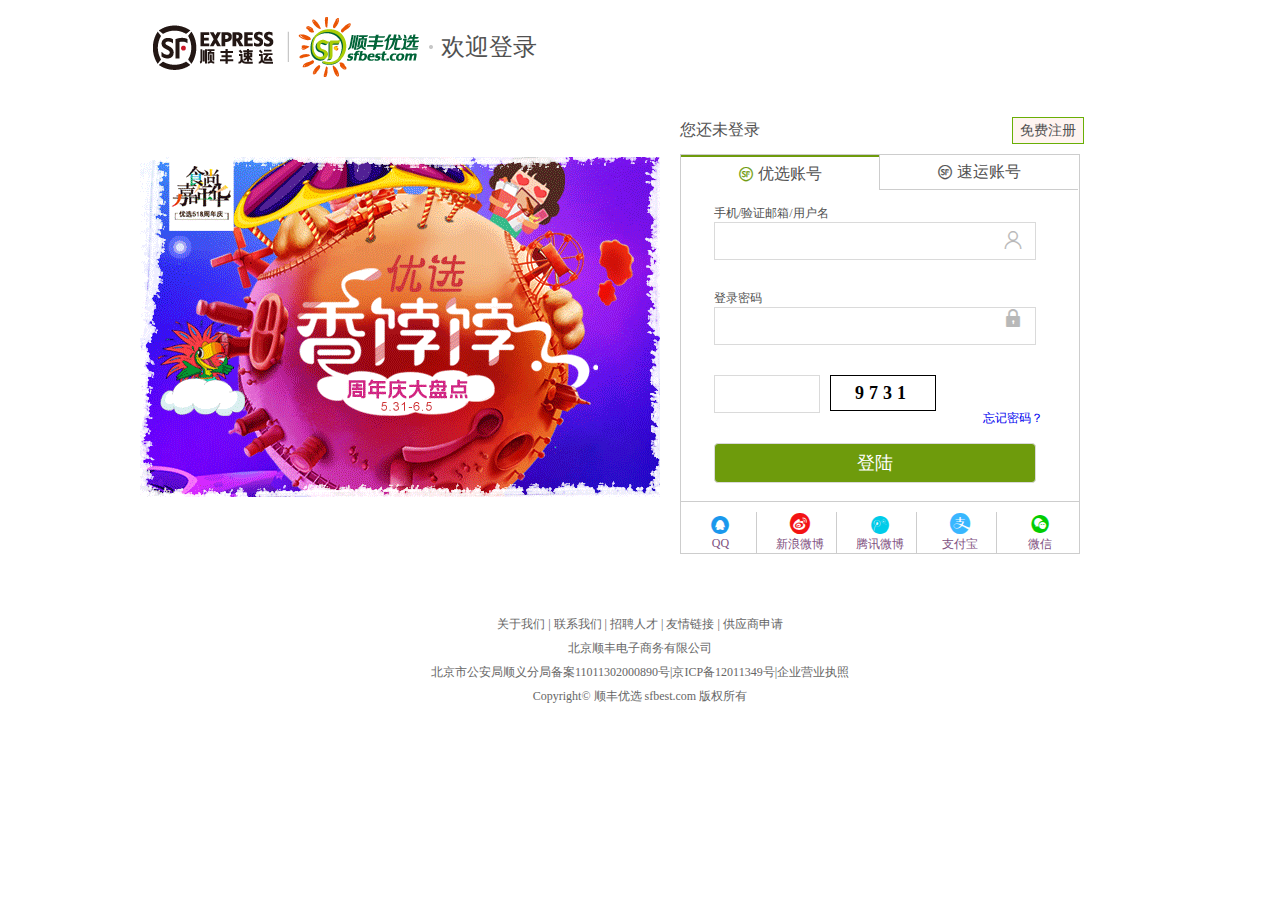
<file: SF-login/index-login.html>
<!DOCTYPE html>
<html lang="en">
<head>
    <meta charset="UTF-8">
    <title>登录</title>
    <link rel="shortcut icon" href="favicon.ico">
    <link rel="stylesheet" href="css/login-style.css">
    <script src="js/jquery.js"></script>
    <script src="js/login.js"></script>

</head>
<body>

<div id="headerlogo">
    <a href='http://10.20.152.10/SF/SF-index/'><img src="img/logo.png">
        <span>欢迎登录</span></a>
</div>


<div id="mainInf">
    <div class="mainInf-l">
        <a href="#"><img src="img/ad.png"></a>
    </div>
    <div class="mainInf-r">
        <p>
            <span >您还未登录</span>
            <a href="http://10.20.152.10/SF/SF-login/index-register.html" target="_blank" class='freeReg'>免费注册</a>
        </p>

        <div class="mainInf-form">

                <span class='span1'>
                    <i class="iconfont" id="span1_icon">&#xe600;</i>
                    优选账号
                </span>
            <span class="span2">
                    <i class="iconfont">&#xe600;</i>
                    速运账号
                </span>
            <div class="loginBox">
             

                    <p>手机/验证邮箱/用户名</p>
                    <input type='text' class="loginname" name='username'>
                    <i class="iconfont" id="icon_user">&#xe6db;</i>
                    <div class="hide1"><div class="confirm1" style="border-top: 0;"></div></div>
                    
                    
                    <p>登录密码</p>
                    <input type='password' class="loginpsw" name='password'>
                    <i class="iconfont" id="icon_psw">&#xe642;</i>
                    <div class="hide2"> <div class="confirm2" style="border-top: 0;"></div></div>
                    
                   
                    <input type='text' class="loginyzm" name='loginyzm'>
                    <span class="yzm">9731</span>
                    <span class="forgetpsw"><a href="http://10.20.152.10/SF/SF-login/index-register.html" target="_blank">忘记密码？</a></span>
					<div class="confirm3" style="border-top: 0;"></div>
                    <input type="button" value="登陆" class="btn">
                
            </div>
            <div class="company">
                <ul>
                    <li>
                        <i class="iconfont" style="color: #1a98ed">&#xe627;</i>
                        <a href="#">QQ</a>
                    </li>
                    <li>
                        <i class="iconfont" style="color: #f31314">&#xe602;</i>
                        <a href="#">新浪微博</a>
                    </li>
                    <li>
                        <i class="iconfont" style="color: #00cce9">&#xe65c;</i>
                        <a href="#">腾讯微博</a>
                    </li>
                    <li>
                        <i class="iconfont" style="color: #39b7ff">&#xe65f;</i>
                        <a href="#">支付宝</a>
                    </li>
                    <li style="border: none;color: #02cd01">
                        <i class="iconfont">&#xe601;</i>
                        <a href="#">微信</a>
                    </li>
                </ul>
            </div>
        </div>
    </div>
</div>

<div id="footer">
    <p>
        <a href="#">关于我们</a> |
        <a href="#">联系我们</a> |
        <a href="#">招聘人才</a> |
        <a href="#">友情链接</a> |
        <a href="#">供应商申请</a>
    </p>
    <p>北京顺丰电子商务有限公司</p>
    <p><a href="#">北京市公安局顺义分局备案11011302000890号|京ICP备12011349号|企业营业执照</a></p>
    <p>Copyright© 顺丰优选 sfbest.com 版权所有</p>
</div>


</body>
</html>
</file>
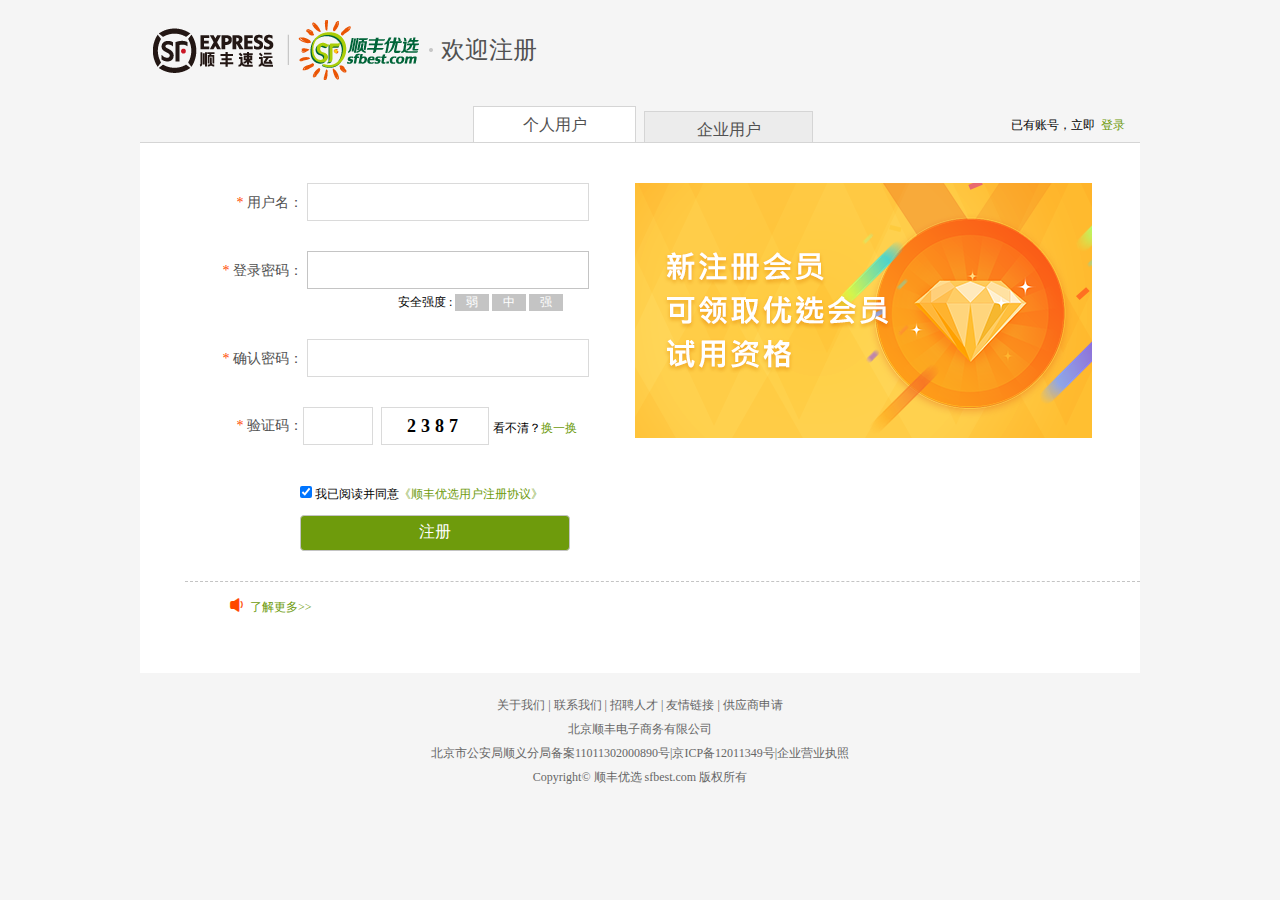
<file: SF-login/index-register.html>
<!DOCTYPE html>
<html lang="en">
<head>
    <meta charset="UTF-8">
    <title>注册页面</title>
    <link rel="shortcut icon" href="favicon.ico">
    <link rel="stylesheet" href="css/register_style.css">
    <script src="js/jquery.js"></script>
    <script src='js/jq_register.js'></script>
</head>
<body>

    <div id="headerlogo">
        <a href='http://10.20.152.10/SF/SF-index/'><img src="img/logo.png">
        <span>欢迎注册</span></a>
    </div>
    <div id="checkreg">
        <span class="regperson">个人用户</span>
        <span class="regcompany">企业用户</span>
        <p class="login">已有账号，立即&nbsp;&nbsp;<a href="http://10.20.152.10/SF/SF-login/index-login.html" target="_blank">登录</a>&nbsp;&nbsp;&nbsp;&nbsp;&nbsp;</p>
    </div>
    <div id="maintab">
        <ul>
           
            <li>
                <label>
                    <font> * </font>用户名：
                </label>
                <input type="text" name='username' class="userName">
                <span class="error" id="usernameerror1">请输入你的手机号码</span>
                <span class="error" id="usernameerror2">请输入正确的手机号码</span>
                <span class="rightNum" id="usernameerror3"><img src="img/rightNum.jpg"></span>
            </li>
             <li style="margin-bottom: 50px">
                    <label>
                        <font> * </font>登录密码：
                    </label>
                    <input type="password" name='password1' class="psw1">
                 <span class="error" id="pswerror1">6-20位字符，可使用字母、数字、下划线。<br>不建议使用纯数字或字母组合。</span>
                 <span class="error" id="pswerror2">密码只能为6-20位字母数字下划线组合</span>
                 <span class="rightNum" id="pswerror3"><img src="img/rightNum.jpg"></span>
             </li>
                <li class='tips'>
                    	安全强度 :
                    <span>弱</span>
                    <span>中</span>
                    <span>强</span>
                </li>
                <li>
                    <label>
                        <font> * </font>确认密码：
                    </label>
                    <input type="password" name='password2' class="psw2">
                    <span class="error" id="pswerror4">请再次输入密码</span>
                    <span class="error" id="pswerror5">两次输入不一致，请重新输入</span>
                    <span class="rightNum" id="pswerror6"><img src="img/rightNum.jpg"></span>
                </li>
                <li class='yzmLi'>
                    <label>
                        <font> * </font>验证码：
                    </label>
                    <input type="text"  class="yzm" name='yzmname'>
                    <span class="photocheched">2387</span>
                    <span>看不清？<a class="changeNum">换一换</a></span>
                    <span class="error" id="yzmerror1">请输入验证码</span>
                    <span class="error" id="yzmerror2">网站验证码不正确</span>
                    <span class="rightNum" id="yzmerror3"><img src="img/rightNum.jpg"></span>
                </li>
                <li class='checked' style="margin-bottom:0px">
                    <input type="checkbox"  name="agree" class='agree' checked>
                    我已阅读并同意<a herf="#">《顺丰优选用户注册协议》</a>
                </li>
                <li class="sub">
                   <input type="button" value="注册" class="btn">
                </li>
           
        </ul>
        <div class="more">
            <i class="iconfont" id="more">&#xe606;</i>
            <a href="#">了解更多>></a>
        </div>
    </div>

    <div id="footer">
        <p>
            <a href="#">关于我们</a> |
            <a href="#">联系我们</a> |
            <a href="#">招聘人才</a> |
            <a href="#">友情链接</a> |
            <a href="#">供应商申请</a>
        </p>
        <p>北京顺丰电子商务有限公司</p>
        <p><a href="#">北京市公安局顺义分局备案11011302000890号|京ICP备12011349号|企业营业执照</a></p>
        <p>Copyright© 顺丰优选 sfbest.com 版权所有</p>
    </div>



</body>
</html>
</file>
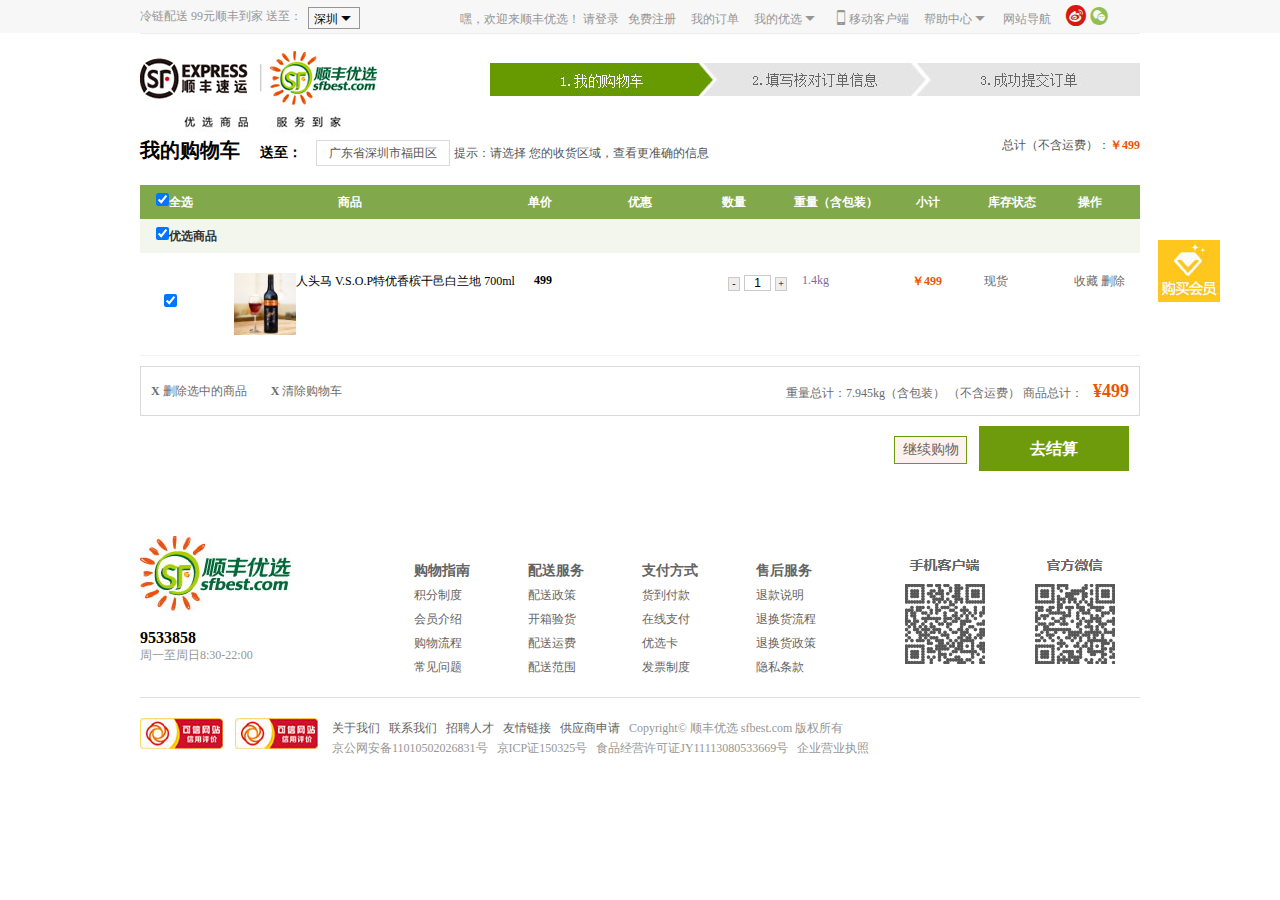
<file: SF-ShoppingCar/ShoppingCar.html>
<!DOCTYPE html>
<html lang="en">

<head>
    <meta charset="UTF-8">
    <title>顺丰优选 SF-best</title>
    <link rel="shortcut icon" href="favicon.ico">
    <link rel="stylesheet" href="css/ShoppingCar.css">
    <script src="js/jquery.js"></script>
    <script src="js/ShoppingCar.js"></script>
</head>

<body>

<!--头部-->
<div id="header">
    <div class="headerNavBox">
        <div class="header-nav">
            <div class="header-navl">
                <p class="p1">冷链配送 99元顺丰到家 送至：
                    <a class="header-navl-inner">深圳<i class="iconfont" id="icon_01">&#xe6ac;</i></a>
                </p>
                <div class="citylist">
                    <p>请选择您的收货城市：</p>
                    <span class="cityDel">X</span>
                    <p class="citys">
                        <a href="#">北京</a>
                        <a href="#">上海</a>
                        <a href="#">广州</a>
                        <a href="#">深圳</a>
                        <a href="#">天津</a>
                        <a href="#">苏州</a>
                        <a href="#">杭州</a>
                        <a href="#">南京</a>
                        <a href="#">无锡</a>
                        <a href="#">青岛</a>
                        <a href="#">武汉</a>
                    </p>
                    <p>更多城市：</p>
                    <p><i>华东：</i>　上海　浙江　江苏　安徽</p>
                    <p><i>华南：</i>　广东　福建　海南　广西</p>
                    <p><i>华北：</i>　北京　天津　河北　山东　山西　内蒙古</p>
                    <p><i>华中：</i>　湖北　江西　河南　湖南</p>
                    <p><i>东北：</i>　辽宁　吉林　黑龙江</p>
                    <p><i>西南：</i>　重庆　四川　云南　贵州　西藏</p>
                    <p><i>西北：</i>　陕西　甘肃　宁夏　青海　新疆</p>
                </div>

            </div>
            <div class="header-navr">
                <p>
                    <span>嘿，欢迎来顺丰优选！</span>
                    <a href="http://10.20.152.10/SF/SF-login/index-login.html" target='_blank'>请登录</a>
                    &nbsp;
                    <a href="http://10.20.152.10/SF/SF-register/index-register.html"
                       target='_blank'>免费注册</a>&nbsp;&nbsp;&nbsp;&nbsp;
                    <a href="#">我的订单</a>&nbsp;&nbsp;&nbsp;&nbsp;
                    <a href="#">我的优选<i class="iconfont" id="icon_02">&#xe6ac;</i></a>&nbsp;&nbsp;&nbsp;&nbsp;
                    <a href="#"><i class="iconfont" id="icon_03">&#xe683;</i>移动客户端</a>&nbsp;&nbsp;&nbsp;&nbsp;
                    <a href="#">帮助中心<i class="iconfont" id="icon_04">&#xe6ac;</i></a>&nbsp;&nbsp;&nbsp;&nbsp;
                    <a href="#">网站导航</a>&nbsp;&nbsp;&nbsp;&nbsp;
                    <a href="#"><i class="iconfont" id="sina">&#xe602;</i></a>
                    <a href="#"><i class="iconfont" id="wechat">&#xe601;</i></a>
                </p>
                <ul class="myshopping">
                    <li>我的订单</li>
                    <li>我的积分</li>
                    <li>我的收藏</li>
                    <li>我的优选卡</li>
                    <li>我的优惠券</li>
                </ul>
                <ul class="help">
                    <li>购物指南</li>
                    <li>配送服务</li>
                    <li>支付方式</li>
                    <li>售后服务</li>
                    <li>客服邮箱</li>
                    <li>投诉与建议</li>
                </ul>
            </div>
        </div>
    </div>
    <div class="logoBox">
        <div class="logo">
            <div class="logo_left">
                <h2><a href="#">顺丰优选</a></h2>
            </div>
           
            <div class="logo_right">
               <img src="img/step_01.jpg">
            </div>
        </div>
    </div>
</div>

<div id="buysession">
	<div class="buysession_Class">
	    <div class="buysession_top">
	        <h2>我的购物车</h2>　
	        <strong>送至：　<span>广东省深圳市福田区</span></strong>
	        <p>提示：请选择 您的收货区域，查看更准确的信息</p>
	        <P>总计（不含运费）：<span>￥499</span></P>
	    </div>
	    <div class="buysession_bottom">
	    	<div class="buysession_bottomTitle1">
	    		<div class="allselect"><input type="checkbox" checked>全选</div>
	    		<div class="shangpin">商品</div>
	    		<div class="danjia">单价</div>
	    		<div class="youhui">优惠</div>
	    		<div class="shuliang">数量</div>
	    		<div class="zhongliang">重量（含包装）</div>
	    		<div class="xiaoji">小计</div>
	    		<div class="kucun">库存状态</div>
	    		<div class="caozuo">操作</div>
	    	</div> 
	    	<div class="buysession_bottomTitle2">
	    		<input type="checkbox" checked>优选商品
	    	</div>
	    	<div class="buylist">
	    		<div class="xuanzhong"><input type="checkbox" checked></div>
	    		<div class="shangpinming">
	    			<img src="img//small_1400019222_1_1.jpg">
	    			<p>人头马 V.S.O.P特优香槟干邑白兰地 700ml</p>
	    		</div>
	    		<div class="shangpinjiage">499</div>
	    		<div class="youhuijiage"></div>
	    		<div class="shangpinshuliang">
	    			<span class="jianfa">-</span>
	    			<input type="text" class="buyNum" value="1">
	    			<span class="jiafa">+</span>
	    		</div> 
	    		<div class="shangpinzhongliang">1.4kg</div>
	    		<div class="xiaojijiage">￥499</div>
	    		<div class="kucunzhuangtai">现货</div>
	    		<div class="shoucangshanchu">
	    			<span>收藏</span>
	    			<span class="removeThis">删除</span>
	    		</div>
	    	</div>
	    	<div class="endtotal">
	    		<span class="delete"><i>X</i> 删除选中的商品</span>
	    		<span class="qingchu"><i>X</i> 清除购物车</span>
	    		<p>重量总计：7.945kg（含包装） （不含运费）      商品总计：<span>¥499</span></p>
	    	</div>
	    	
	    	<div class="balance">
	    		<span class="continue">继续购物</span>
	    		<span class="goBalance">去结算</span>
	    	</div>
	    </div>
	    
    </div>
</div>



<!--左下角固定窗口-->
<div id="aside">
    <a href="#"><img src="img/BuyVip.jpg"></a>  
</div>




<!--底部-->
<div id="footer">
    <div class="footer_Class">
        <div class="footer_ClassT">
            <div class="footer_ClassTl">
                <img src="img/footer_img.jpg">
                <strong>9533858</strong>
                <p>周一至周日8:30-22:00</p>
            </div>
            <div class="footer_ClassTc">
                <ul>
                    <li>
                        <p>
                            <a href="#" class="firstWord">购物指南</a>
                        </p>
                        <p>
                            <a href="#">积分制度</a>
                        </p>
                        <p>
                            <a href="#">会员介绍</a>
                        </p>
                        <p>
                            <a href="#">购物流程</a>
                        </p>
                        <p>
                            <a href="#">常见问题</a>
                        </p>
                    </li>
                    <li>
                        <p>
                            <a href="#" class="firstWord">配送服务</a>
                        </p>
                        <p>
                            <a href="#">配送政策</a>
                        </p>
                        <p>
                            <a href="#">开箱验货</a>
                        </p>
                        <p>
                            <a href="#">配送运费</a>
                        </p>
                        <p>
                            <a href="#">配送范围</a>
                        </p>
                    </li>
                    <li>
                        <p>
                            <a href="#" class="firstWord">支付方式</a>
                        </p>
                        <p>
                            <a href="#">货到付款</a>
                        </p>
                        <p>
                            <a href="#">在线支付</a>
                        </p>
                        <p>
                            <a href="#">优选卡</a>
                        </p>
                        <p>
                            <a href="#">发票制度</a>
                        </p>
                    </li>
                    <li>
                        <p>
                            <a href="#" class="firstWord">售后服务</a>
                        </p>
                        <p>
                            <a href="#">退款说明</a>
                        </p>
                        <p>
                            <a href="#">退换货流程</a>
                        </p>
                        <p>
                            <a href="#">退换货政策</a>
                        </p>
                        <p>
                            <a href="#">隐私条款</a>
                        </p>
                    </li>
                   
                </ul>
            </div>
            <div class="footer_ClassTr">
                <img src="img/2Dcode.jpg">
            </div>
        </div>
        <div class="footer_ClassB">
            <div class="footer_ClassBl">
                <img src="img/footer_04.jpg">
                <img src="img/footer_04.jpg">
            </div>
            <div class='footer_ClassBr'>
                <p>
                    <a href="#">关于我们</a>&nbsp;&nbsp;
                    <a href="#">联系我们</a>&nbsp;&nbsp;
                    <a href="#">招聘人才</a>&nbsp;&nbsp;
                    <a href="#">友情链接</a>&nbsp;&nbsp;
                    <a href="#">供应商申请</a>&nbsp;&nbsp; Copyright© 顺丰优选 sfbest.com 版权所有
                </p>
                <p>京公网安备11010502026831号 &nbsp;&nbsp;京ICP证150325号 &nbsp;&nbsp;食品经营许可证JY11113080533669号 &nbsp;&nbsp;企业营业执照
                </p>
            </div>
        </div>
    </div>
</div>

</body>

</html>
</file>
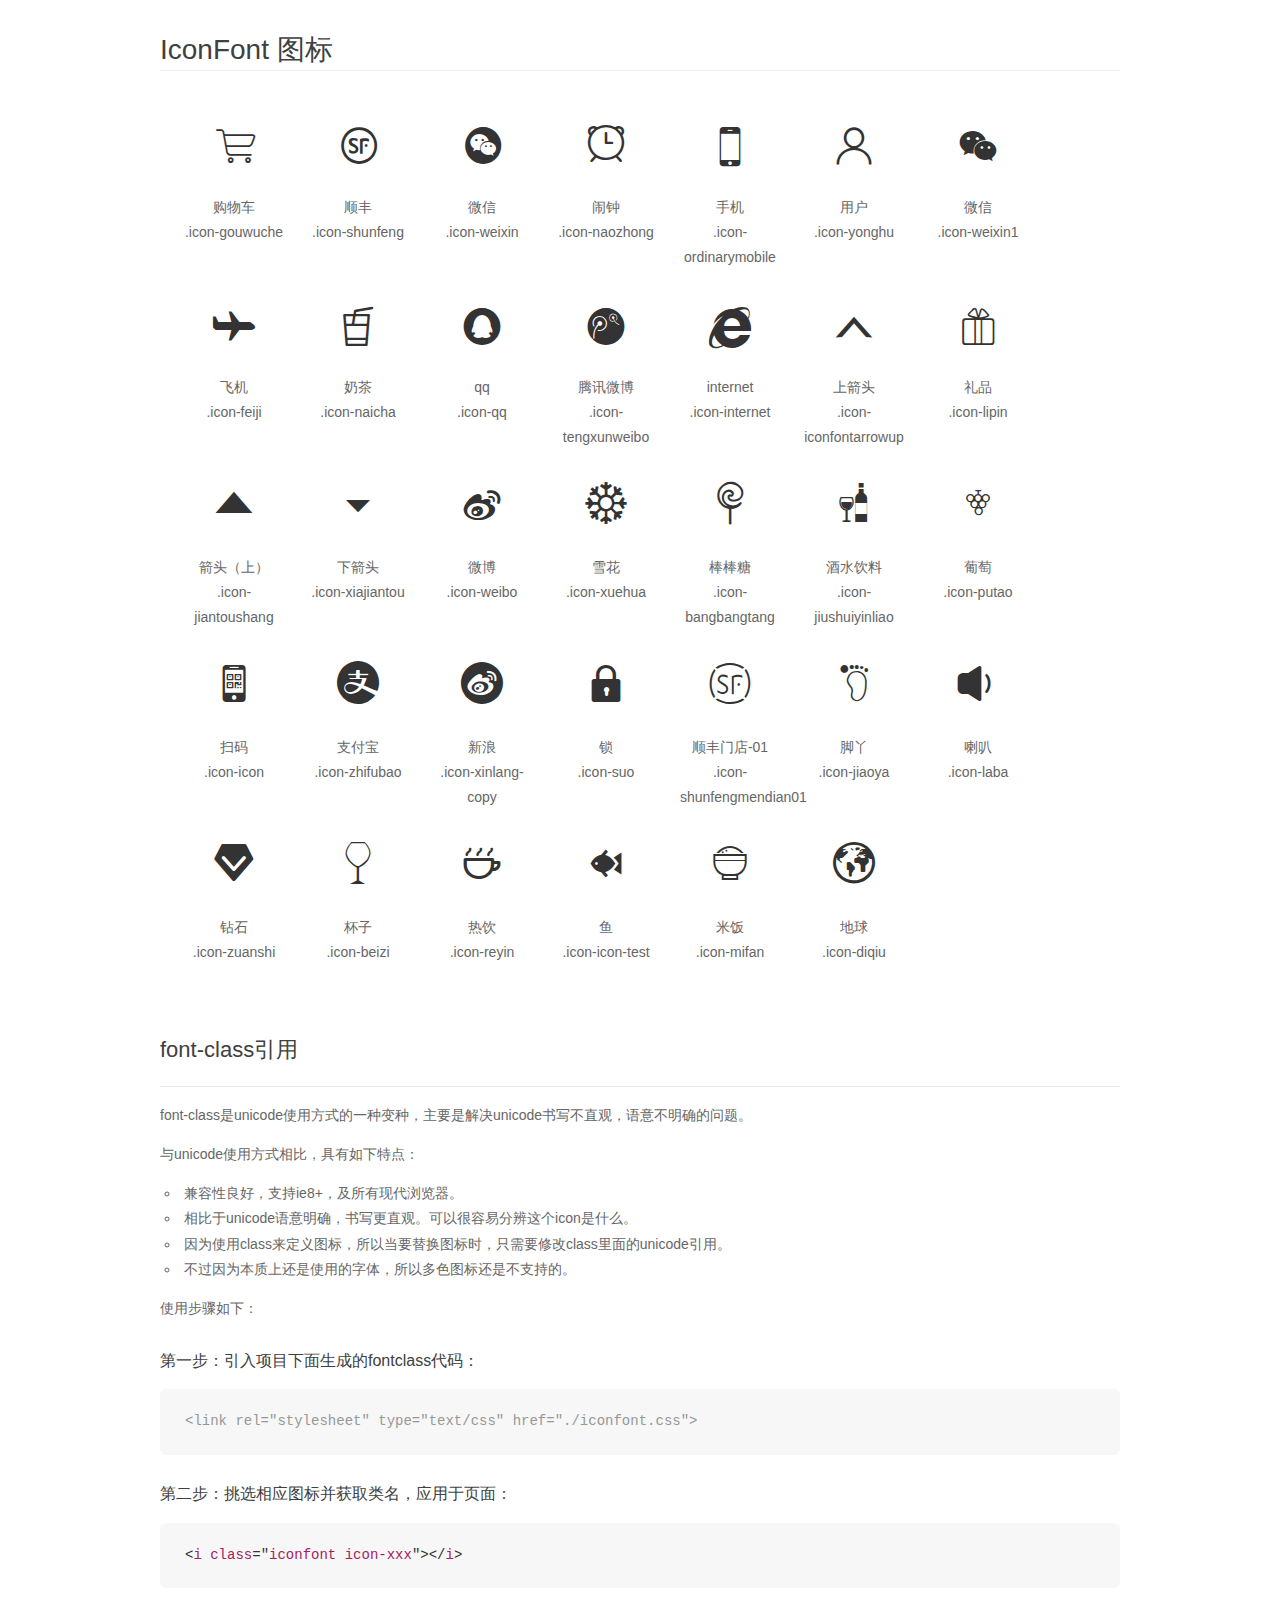
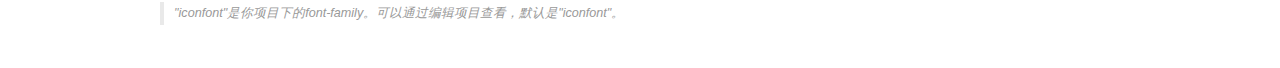
<file: SF-Babypage/iconfont/demo_fontclass.html>
<!DOCTYPE html>
<html>
<head>
    <meta charset="utf-8"/>
    <title>IconFont</title>
    <link rel="stylesheet" href="demo.css">
    <link rel="stylesheet" href="iconfont.css">
</head>
<body>
    <div class="main markdown">
        <h1>IconFont 图标</h1>
        <ul class="icon_lists clear">
            
                <li>
                <i class="icon iconfont icon-gouwuche"></i>
                    <div class="name">购物车</div>
                    <div class="fontclass">.icon-gouwuche</div>
                </li>
            
                <li>
                <i class="icon iconfont icon-shunfeng"></i>
                    <div class="name">顺丰</div>
                    <div class="fontclass">.icon-shunfeng</div>
                </li>
            
                <li>
                <i class="icon iconfont icon-weixin"></i>
                    <div class="name">微信</div>
                    <div class="fontclass">.icon-weixin</div>
                </li>
            
                <li>
                <i class="icon iconfont icon-naozhong"></i>
                    <div class="name">闹钟</div>
                    <div class="fontclass">.icon-naozhong</div>
                </li>
            
                <li>
                <i class="icon iconfont icon-ordinarymobile"></i>
                    <div class="name">手机</div>
                    <div class="fontclass">.icon-ordinarymobile</div>
                </li>
            
                <li>
                <i class="icon iconfont icon-yonghu"></i>
                    <div class="name">用户</div>
                    <div class="fontclass">.icon-yonghu</div>
                </li>
            
                <li>
                <i class="icon iconfont icon-weixin1"></i>
                    <div class="name">微信</div>
                    <div class="fontclass">.icon-weixin1</div>
                </li>
            
                <li>
                <i class="icon iconfont icon-feiji"></i>
                    <div class="name">飞机</div>
                    <div class="fontclass">.icon-feiji</div>
                </li>
            
                <li>
                <i class="icon iconfont icon-naicha"></i>
                    <div class="name">奶茶</div>
                    <div class="fontclass">.icon-naicha</div>
                </li>
            
                <li>
                <i class="icon iconfont icon-qq"></i>
                    <div class="name">qq</div>
                    <div class="fontclass">.icon-qq</div>
                </li>
            
                <li>
                <i class="icon iconfont icon-tengxunweibo"></i>
                    <div class="name">腾讯微博</div>
                    <div class="fontclass">.icon-tengxunweibo</div>
                </li>
            
                <li>
                <i class="icon iconfont icon-internet"></i>
                    <div class="name">internet</div>
                    <div class="fontclass">.icon-internet</div>
                </li>
            
                <li>
                <i class="icon iconfont icon-iconfontarrowup"></i>
                    <div class="name">上箭头</div>
                    <div class="fontclass">.icon-iconfontarrowup</div>
                </li>
            
                <li>
                <i class="icon iconfont icon-lipin"></i>
                    <div class="name">礼品</div>
                    <div class="fontclass">.icon-lipin</div>
                </li>
            
                <li>
                <i class="icon iconfont icon-jiantoushang"></i>
                    <div class="name">箭头（上）</div>
                    <div class="fontclass">.icon-jiantoushang</div>
                </li>
            
                <li>
                <i class="icon iconfont icon-xiajiantou"></i>
                    <div class="name">下箭头</div>
                    <div class="fontclass">.icon-xiajiantou</div>
                </li>
            
                <li>
                <i class="icon iconfont icon-weibo"></i>
                    <div class="name">微博</div>
                    <div class="fontclass">.icon-weibo</div>
                </li>
            
                <li>
                <i class="icon iconfont icon-xuehua"></i>
                    <div class="name">雪花</div>
                    <div class="fontclass">.icon-xuehua</div>
                </li>
            
                <li>
                <i class="icon iconfont icon-bangbangtang"></i>
                    <div class="name">棒棒糖</div>
                    <div class="fontclass">.icon-bangbangtang</div>
                </li>
            
                <li>
                <i class="icon iconfont icon-jiushuiyinliao"></i>
                    <div class="name">酒水饮料</div>
                    <div class="fontclass">.icon-jiushuiyinliao</div>
                </li>
            
                <li>
                <i class="icon iconfont icon-putao"></i>
                    <div class="name">葡萄</div>
                    <div class="fontclass">.icon-putao</div>
                </li>
            
                <li>
                <i class="icon iconfont icon-icon"></i>
                    <div class="name">扫码</div>
                    <div class="fontclass">.icon-icon</div>
                </li>
            
                <li>
                <i class="icon iconfont icon-zhifubao"></i>
                    <div class="name">支付宝</div>
                    <div class="fontclass">.icon-zhifubao</div>
                </li>
            
                <li>
                <i class="icon iconfont icon-xinlang-copy"></i>
                    <div class="name">新浪</div>
                    <div class="fontclass">.icon-xinlang-copy</div>
                </li>
            
                <li>
                <i class="icon iconfont icon-suo"></i>
                    <div class="name">锁</div>
                    <div class="fontclass">.icon-suo</div>
                </li>
            
                <li>
                <i class="icon iconfont icon-shunfengmendian01"></i>
                    <div class="name">顺丰门店-01</div>
                    <div class="fontclass">.icon-shunfengmendian01</div>
                </li>
            
                <li>
                <i class="icon iconfont icon-jiaoya"></i>
                    <div class="name">脚丫</div>
                    <div class="fontclass">.icon-jiaoya</div>
                </li>
            
                <li>
                <i class="icon iconfont icon-laba"></i>
                    <div class="name">喇叭</div>
                    <div class="fontclass">.icon-laba</div>
                </li>
            
                <li>
                <i class="icon iconfont icon-zuanshi"></i>
                    <div class="name">钻石</div>
                    <div class="fontclass">.icon-zuanshi</div>
                </li>
            
                <li>
                <i class="icon iconfont icon-beizi"></i>
                    <div class="name">杯子</div>
                    <div class="fontclass">.icon-beizi</div>
                </li>
            
                <li>
                <i class="icon iconfont icon-reyin"></i>
                    <div class="name">热饮</div>
                    <div class="fontclass">.icon-reyin</div>
                </li>
            
                <li>
                <i class="icon iconfont icon-icon-test"></i>
                    <div class="name">鱼</div>
                    <div class="fontclass">.icon-icon-test</div>
                </li>
            
                <li>
                <i class="icon iconfont icon-mifan"></i>
                    <div class="name">米饭</div>
                    <div class="fontclass">.icon-mifan</div>
                </li>
            
                <li>
                <i class="icon iconfont icon-diqiu"></i>
                    <div class="name">地球</div>
                    <div class="fontclass">.icon-diqiu</div>
                </li>
            
        </ul>

        <h2 id="font-class-">font-class引用</h2>
        <hr>

        <p>font-class是unicode使用方式的一种变种，主要是解决unicode书写不直观，语意不明确的问题。</p>
        <p>与unicode使用方式相比，具有如下特点：</p>
        <ul>
        <li>兼容性良好，支持ie8+，及所有现代浏览器。</li>
        <li>相比于unicode语意明确，书写更直观。可以很容易分辨这个icon是什么。</li>
        <li>因为使用class来定义图标，所以当要替换图标时，只需要修改class里面的unicode引用。</li>
        <li>不过因为本质上还是使用的字体，所以多色图标还是不支持的。</li>
        </ul>
        <p>使用步骤如下：</p>
        <h3 id="-fontclass-">第一步：引入项目下面生成的fontclass代码：</h3>


        <pre><code class="lang-js hljs javascript"><span class="hljs-comment">&lt;link rel="stylesheet" type="text/css" href="./iconfont.css"&gt;</span></code></pre>
        <h3 id="-">第二步：挑选相应图标并获取类名，应用于页面：</h3>
        <pre><code class="lang-css hljs">&lt;<span class="hljs-selector-tag">i</span> <span class="hljs-selector-tag">class</span>="<span class="hljs-selector-tag">iconfont</span> <span class="hljs-selector-tag">icon-xxx</span>"&gt;&lt;/<span class="hljs-selector-tag">i</span>&gt;</code></pre>
        <blockquote>
        <p>"iconfont"是你项目下的font-family。可以通过编辑项目查看，默认是"iconfont"。</p>
        </blockquote>
    </div>
</body>
</html>
</file>
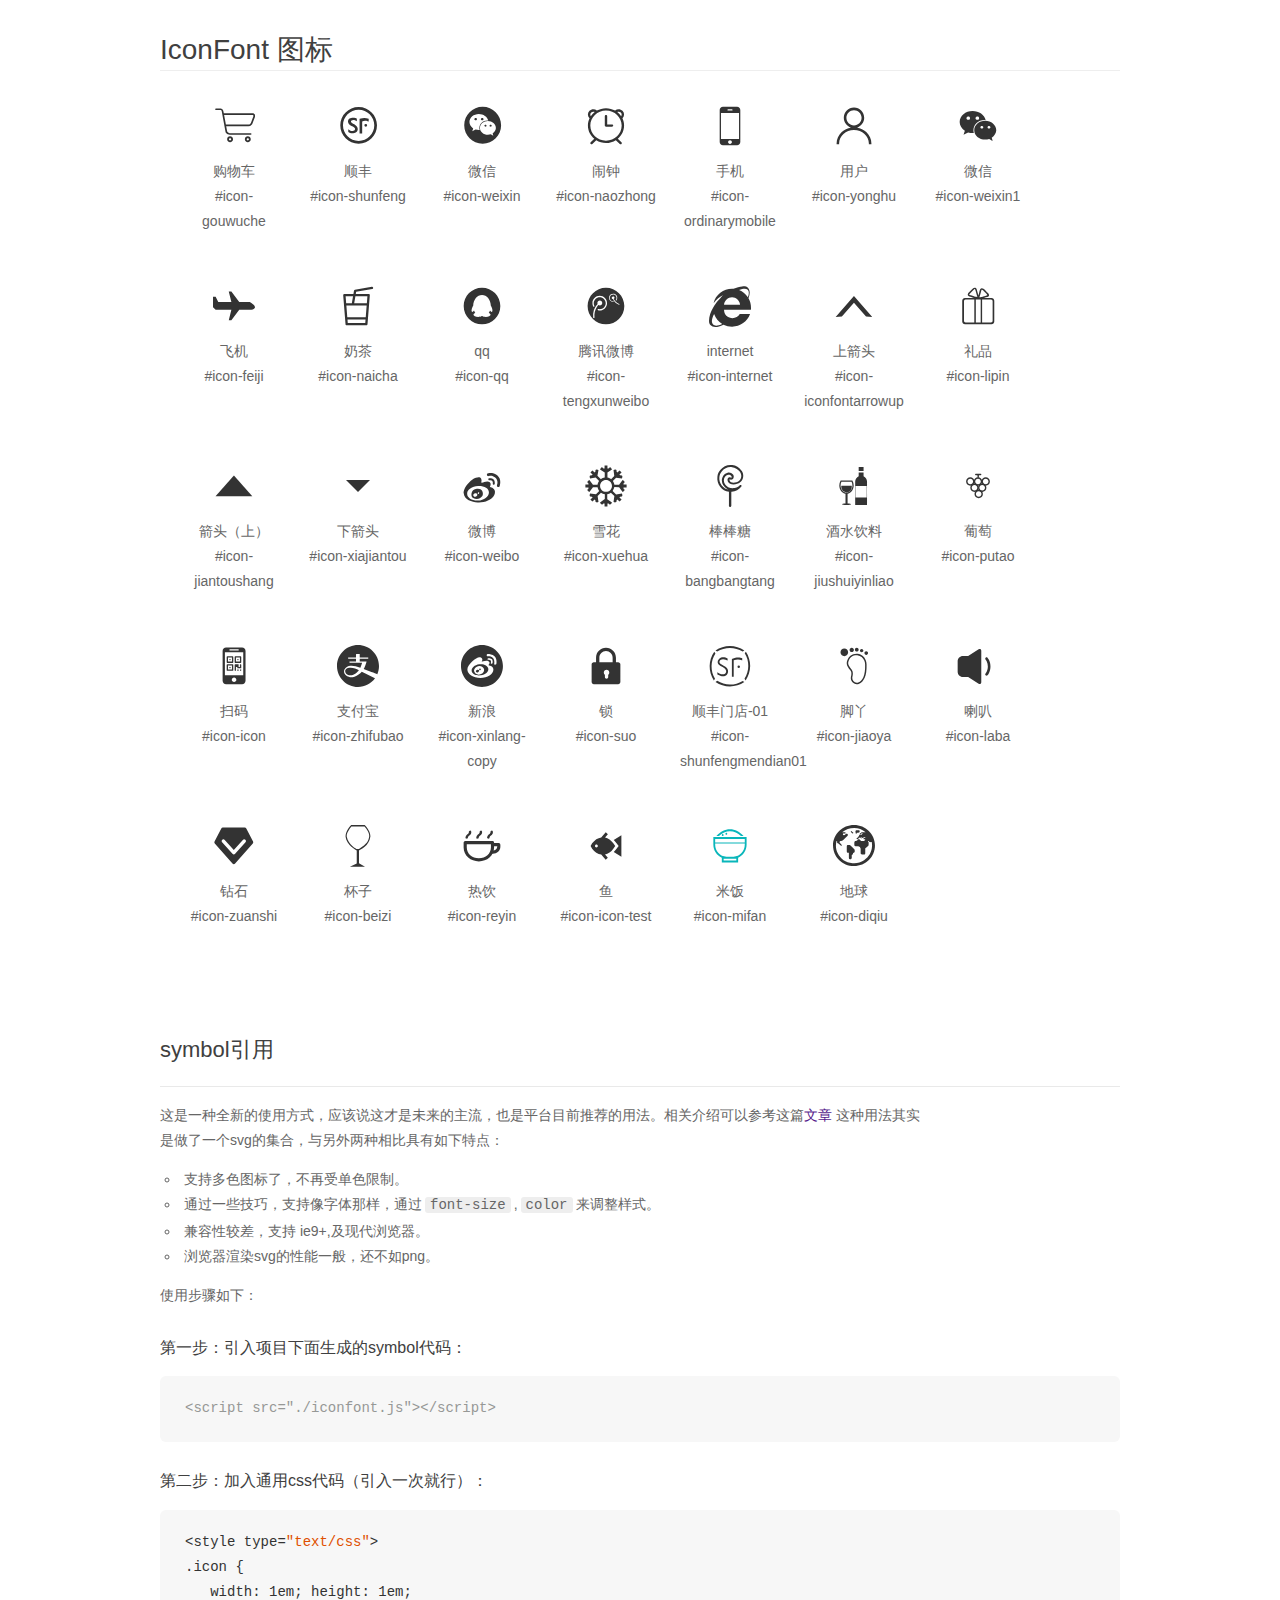
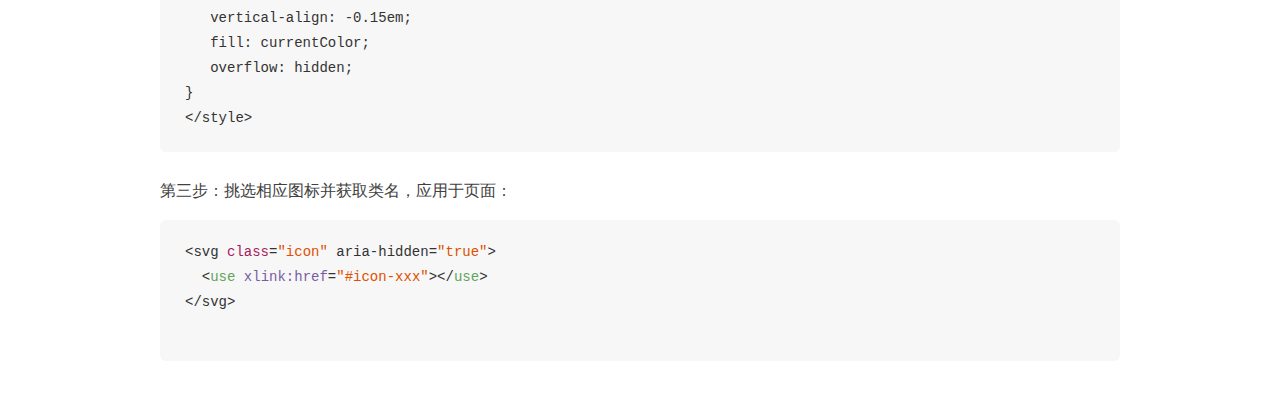
<file: SF-Babypage/iconfont/demo_symbol.html>
<!DOCTYPE html>
<html>
<head>
    <meta charset="utf-8"/>
    <title>IconFont</title>
    <link rel="stylesheet" href="demo.css">
    <script src="iconfont.js"></script>

    <style type="text/css">
        .icon {
          /* 通过设置 font-size 来改变图标大小 */
          width: 1em; height: 1em;
          /* 图标和文字相邻时，垂直对齐 */
          vertical-align: -0.15em;
          /* 通过设置 color 来改变 SVG 的颜色/fill */
          fill: currentColor;
          /* path 和 stroke 溢出 viewBox 部分在 IE 下会显示
             normalize.css 中也包含这行 */
          overflow: hidden;
        }

    </style>
</head>
<body>
    <div class="main markdown">
        <h1>IconFont 图标</h1>
        <ul class="icon_lists clear">
            
                <li>
                    <svg class="icon" aria-hidden="true">
                        <use xlink:href="#icon-gouwuche"></use>
                    </svg>
                    <div class="name">购物车</div>
                    <div class="fontclass">#icon-gouwuche</div>
                </li>
            
                <li>
                    <svg class="icon" aria-hidden="true">
                        <use xlink:href="#icon-shunfeng"></use>
                    </svg>
                    <div class="name">顺丰</div>
                    <div class="fontclass">#icon-shunfeng</div>
                </li>
            
                <li>
                    <svg class="icon" aria-hidden="true">
                        <use xlink:href="#icon-weixin"></use>
                    </svg>
                    <div class="name">微信</div>
                    <div class="fontclass">#icon-weixin</div>
                </li>
            
                <li>
                    <svg class="icon" aria-hidden="true">
                        <use xlink:href="#icon-naozhong"></use>
                    </svg>
                    <div class="name">闹钟</div>
                    <div class="fontclass">#icon-naozhong</div>
                </li>
            
                <li>
                    <svg class="icon" aria-hidden="true">
                        <use xlink:href="#icon-ordinarymobile"></use>
                    </svg>
                    <div class="name">手机</div>
                    <div class="fontclass">#icon-ordinarymobile</div>
                </li>
            
                <li>
                    <svg class="icon" aria-hidden="true">
                        <use xlink:href="#icon-yonghu"></use>
                    </svg>
                    <div class="name">用户</div>
                    <div class="fontclass">#icon-yonghu</div>
                </li>
            
                <li>
                    <svg class="icon" aria-hidden="true">
                        <use xlink:href="#icon-weixin1"></use>
                    </svg>
                    <div class="name">微信</div>
                    <div class="fontclass">#icon-weixin1</div>
                </li>
            
                <li>
                    <svg class="icon" aria-hidden="true">
                        <use xlink:href="#icon-feiji"></use>
                    </svg>
                    <div class="name">飞机</div>
                    <div class="fontclass">#icon-feiji</div>
                </li>
            
                <li>
                    <svg class="icon" aria-hidden="true">
                        <use xlink:href="#icon-naicha"></use>
                    </svg>
                    <div class="name">奶茶</div>
                    <div class="fontclass">#icon-naicha</div>
                </li>
            
                <li>
                    <svg class="icon" aria-hidden="true">
                        <use xlink:href="#icon-qq"></use>
                    </svg>
                    <div class="name">qq</div>
                    <div class="fontclass">#icon-qq</div>
                </li>
            
                <li>
                    <svg class="icon" aria-hidden="true">
                        <use xlink:href="#icon-tengxunweibo"></use>
                    </svg>
                    <div class="name">腾讯微博</div>
                    <div class="fontclass">#icon-tengxunweibo</div>
                </li>
            
                <li>
                    <svg class="icon" aria-hidden="true">
                        <use xlink:href="#icon-internet"></use>
                    </svg>
                    <div class="name">internet</div>
                    <div class="fontclass">#icon-internet</div>
                </li>
            
                <li>
                    <svg class="icon" aria-hidden="true">
                        <use xlink:href="#icon-iconfontarrowup"></use>
                    </svg>
                    <div class="name">上箭头</div>
                    <div class="fontclass">#icon-iconfontarrowup</div>
                </li>
            
                <li>
                    <svg class="icon" aria-hidden="true">
                        <use xlink:href="#icon-lipin"></use>
                    </svg>
                    <div class="name">礼品</div>
                    <div class="fontclass">#icon-lipin</div>
                </li>
            
                <li>
                    <svg class="icon" aria-hidden="true">
                        <use xlink:href="#icon-jiantoushang"></use>
                    </svg>
                    <div class="name">箭头（上）</div>
                    <div class="fontclass">#icon-jiantoushang</div>
                </li>
            
                <li>
                    <svg class="icon" aria-hidden="true">
                        <use xlink:href="#icon-xiajiantou"></use>
                    </svg>
                    <div class="name">下箭头</div>
                    <div class="fontclass">#icon-xiajiantou</div>
                </li>
            
                <li>
                    <svg class="icon" aria-hidden="true">
                        <use xlink:href="#icon-weibo"></use>
                    </svg>
                    <div class="name">微博</div>
                    <div class="fontclass">#icon-weibo</div>
                </li>
            
                <li>
                    <svg class="icon" aria-hidden="true">
                        <use xlink:href="#icon-xuehua"></use>
                    </svg>
                    <div class="name">雪花</div>
                    <div class="fontclass">#icon-xuehua</div>
                </li>
            
                <li>
                    <svg class="icon" aria-hidden="true">
                        <use xlink:href="#icon-bangbangtang"></use>
                    </svg>
                    <div class="name">棒棒糖</div>
                    <div class="fontclass">#icon-bangbangtang</div>
                </li>
            
                <li>
                    <svg class="icon" aria-hidden="true">
                        <use xlink:href="#icon-jiushuiyinliao"></use>
                    </svg>
                    <div class="name">酒水饮料</div>
                    <div class="fontclass">#icon-jiushuiyinliao</div>
                </li>
            
                <li>
                    <svg class="icon" aria-hidden="true">
                        <use xlink:href="#icon-putao"></use>
                    </svg>
                    <div class="name">葡萄</div>
                    <div class="fontclass">#icon-putao</div>
                </li>
            
                <li>
                    <svg class="icon" aria-hidden="true">
                        <use xlink:href="#icon-icon"></use>
                    </svg>
                    <div class="name">扫码</div>
                    <div class="fontclass">#icon-icon</div>
                </li>
            
                <li>
                    <svg class="icon" aria-hidden="true">
                        <use xlink:href="#icon-zhifubao"></use>
                    </svg>
                    <div class="name">支付宝</div>
                    <div class="fontclass">#icon-zhifubao</div>
                </li>
            
                <li>
                    <svg class="icon" aria-hidden="true">
                        <use xlink:href="#icon-xinlang-copy"></use>
                    </svg>
                    <div class="name">新浪</div>
                    <div class="fontclass">#icon-xinlang-copy</div>
                </li>
            
                <li>
                    <svg class="icon" aria-hidden="true">
                        <use xlink:href="#icon-suo"></use>
                    </svg>
                    <div class="name">锁</div>
                    <div class="fontclass">#icon-suo</div>
                </li>
            
                <li>
                    <svg class="icon" aria-hidden="true">
                        <use xlink:href="#icon-shunfengmendian01"></use>
                    </svg>
                    <div class="name">顺丰门店-01</div>
                    <div class="fontclass">#icon-shunfengmendian01</div>
                </li>
            
                <li>
                    <svg class="icon" aria-hidden="true">
                        <use xlink:href="#icon-jiaoya"></use>
                    </svg>
                    <div class="name">脚丫</div>
                    <div class="fontclass">#icon-jiaoya</div>
                </li>
            
                <li>
                    <svg class="icon" aria-hidden="true">
                        <use xlink:href="#icon-laba"></use>
                    </svg>
                    <div class="name">喇叭</div>
                    <div class="fontclass">#icon-laba</div>
                </li>
            
                <li>
                    <svg class="icon" aria-hidden="true">
                        <use xlink:href="#icon-zuanshi"></use>
                    </svg>
                    <div class="name">钻石</div>
                    <div class="fontclass">#icon-zuanshi</div>
                </li>
            
                <li>
                    <svg class="icon" aria-hidden="true">
                        <use xlink:href="#icon-beizi"></use>
                    </svg>
                    <div class="name">杯子</div>
                    <div class="fontclass">#icon-beizi</div>
                </li>
            
                <li>
                    <svg class="icon" aria-hidden="true">
                        <use xlink:href="#icon-reyin"></use>
                    </svg>
                    <div class="name">热饮</div>
                    <div class="fontclass">#icon-reyin</div>
                </li>
            
                <li>
                    <svg class="icon" aria-hidden="true">
                        <use xlink:href="#icon-icon-test"></use>
                    </svg>
                    <div class="name">鱼</div>
                    <div class="fontclass">#icon-icon-test</div>
                </li>
            
                <li>
                    <svg class="icon" aria-hidden="true">
                        <use xlink:href="#icon-mifan"></use>
                    </svg>
                    <div class="name">米饭</div>
                    <div class="fontclass">#icon-mifan</div>
                </li>
            
                <li>
                    <svg class="icon" aria-hidden="true">
                        <use xlink:href="#icon-diqiu"></use>
                    </svg>
                    <div class="name">地球</div>
                    <div class="fontclass">#icon-diqiu</div>
                </li>
            
        </ul>


        <h2 id="symbol-">symbol引用</h2>
        <hr>

        <p>这是一种全新的使用方式，应该说这才是未来的主流，也是平台目前推荐的用法。相关介绍可以参考这篇<a href="">文章</a>
        这种用法其实是做了一个svg的集合，与另外两种相比具有如下特点：</p>
        <ul>
          <li>支持多色图标了，不再受单色限制。</li>
          <li>通过一些技巧，支持像字体那样，通过<code>font-size</code>,<code>color</code>来调整样式。</li>
          <li>兼容性较差，支持 ie9+,及现代浏览器。</li>
          <li>浏览器渲染svg的性能一般，还不如png。</li>
        </ul>
        <p>使用步骤如下：</p>
        <h3 id="-symbol-">第一步：引入项目下面生成的symbol代码：</h3>
        <pre><code class="lang-js hljs javascript"><span class="hljs-comment">&lt;script src="./iconfont.js"&gt;&lt;/script&gt;</span></code></pre>
        <h3 id="-css-">第二步：加入通用css代码（引入一次就行）：</h3>
        <pre><code class="lang-js hljs javascript">&lt;style type=<span class="hljs-string">"text/css"</span>&gt;
.icon {
   width: <span class="hljs-number">1</span>em; height: <span class="hljs-number">1</span>em;
   vertical-align: <span class="hljs-number">-0.15</span>em;
   fill: currentColor;
   overflow: hidden;
}
&lt;<span class="hljs-regexp">/style&gt;</span></code></pre>
        <h3 id="-">第三步：挑选相应图标并获取类名，应用于页面：</h3>
        <pre><code class="lang-js hljs javascript">&lt;svg <span class="hljs-class"><span class="hljs-keyword">class</span></span>=<span class="hljs-string">"icon"</span> aria-hidden=<span class="hljs-string">"true"</span>&gt;<span class="xml"><span class="hljs-tag">
  &lt;<span class="hljs-name">use</span> <span class="hljs-attr">xlink:href</span>=<span class="hljs-string">"#icon-xxx"</span>&gt;</span><span class="hljs-tag">&lt;/<span class="hljs-name">use</span>&gt;</span>
</span>&lt;<span class="hljs-regexp">/svg&gt;
        </span></code></pre>
    </div>
</body>
</html>
</file>
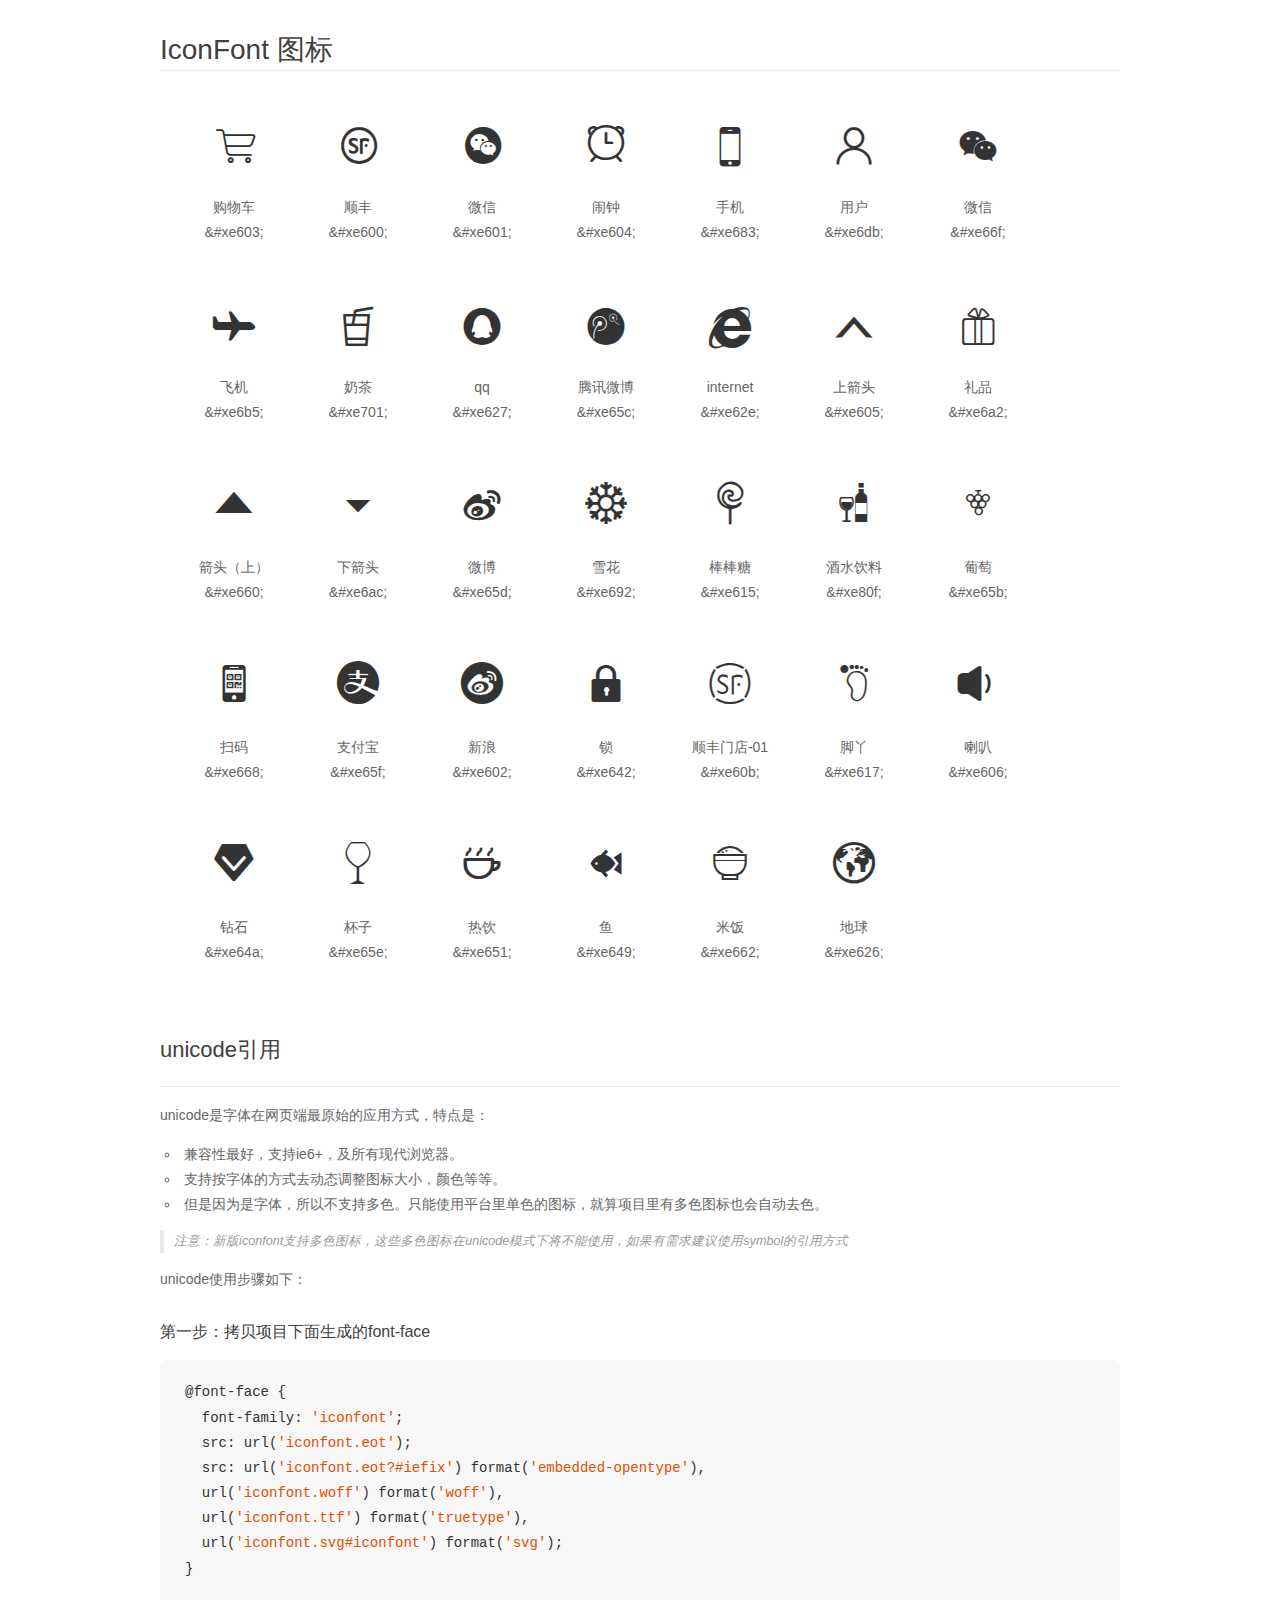
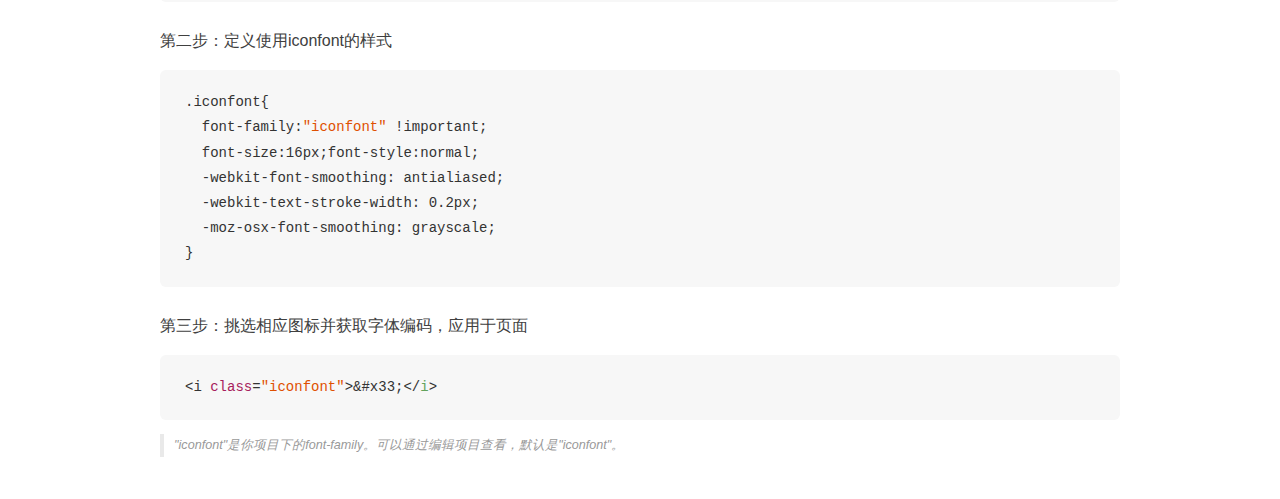
<file: SF-Babypage/iconfont/demo_unicode.html>
<!DOCTYPE html>
<html>
<head>
    <meta charset="utf-8"/>
    <title>IconFont</title>
    <link rel="stylesheet" href="demo.css">

    <style type="text/css">

        @font-face {font-family: "iconfont";
          src: url('iconfont.eot'); /* IE9*/
          src: url('iconfont.eot#iefix') format('embedded-opentype'), /* IE6-IE8 */
          url('iconfont.woff') format('woff'), /* chrome, firefox */
          url('iconfont.ttf') format('truetype'), /* chrome, firefox, opera, Safari, Android, iOS 4.2+*/
          url('iconfont.svg#iconfont') format('svg'); /* iOS 4.1- */
        }

        .iconfont {
          font-family:"iconfont" !important;
          font-size:16px;
          font-style:normal;
          -webkit-font-smoothing: antialiased;
          -webkit-text-stroke-width: 0.2px;
          -moz-osx-font-smoothing: grayscale;
        }

    </style>
</head>
<body>
    <div class="main markdown">
        <h1>IconFont 图标</h1>
        <ul class="icon_lists clear">
            
                <li>
                <i class="icon iconfont">&#xe603;</i>
                    <div class="name">购物车</div>
                    <div class="code">&amp;#xe603;</div>
                </li>
            
                <li>
                <i class="icon iconfont">&#xe600;</i>
                    <div class="name">顺丰</div>
                    <div class="code">&amp;#xe600;</div>
                </li>
            
                <li>
                <i class="icon iconfont">&#xe601;</i>
                    <div class="name">微信</div>
                    <div class="code">&amp;#xe601;</div>
                </li>
            
                <li>
                <i class="icon iconfont">&#xe604;</i>
                    <div class="name">闹钟</div>
                    <div class="code">&amp;#xe604;</div>
                </li>
            
                <li>
                <i class="icon iconfont">&#xe683;</i>
                    <div class="name">手机</div>
                    <div class="code">&amp;#xe683;</div>
                </li>
            
                <li>
                <i class="icon iconfont">&#xe6db;</i>
                    <div class="name">用户</div>
                    <div class="code">&amp;#xe6db;</div>
                </li>
            
                <li>
                <i class="icon iconfont">&#xe66f;</i>
                    <div class="name">微信</div>
                    <div class="code">&amp;#xe66f;</div>
                </li>
            
                <li>
                <i class="icon iconfont">&#xe6b5;</i>
                    <div class="name">飞机</div>
                    <div class="code">&amp;#xe6b5;</div>
                </li>
            
                <li>
                <i class="icon iconfont">&#xe701;</i>
                    <div class="name">奶茶</div>
                    <div class="code">&amp;#xe701;</div>
                </li>
            
                <li>
                <i class="icon iconfont">&#xe627;</i>
                    <div class="name">qq</div>
                    <div class="code">&amp;#xe627;</div>
                </li>
            
                <li>
                <i class="icon iconfont">&#xe65c;</i>
                    <div class="name">腾讯微博</div>
                    <div class="code">&amp;#xe65c;</div>
                </li>
            
                <li>
                <i class="icon iconfont">&#xe62e;</i>
                    <div class="name">internet</div>
                    <div class="code">&amp;#xe62e;</div>
                </li>
            
                <li>
                <i class="icon iconfont">&#xe605;</i>
                    <div class="name">上箭头</div>
                    <div class="code">&amp;#xe605;</div>
                </li>
            
                <li>
                <i class="icon iconfont">&#xe6a2;</i>
                    <div class="name">礼品</div>
                    <div class="code">&amp;#xe6a2;</div>
                </li>
            
                <li>
                <i class="icon iconfont">&#xe660;</i>
                    <div class="name">箭头（上）</div>
                    <div class="code">&amp;#xe660;</div>
                </li>
            
                <li>
                <i class="icon iconfont">&#xe6ac;</i>
                    <div class="name">下箭头</div>
                    <div class="code">&amp;#xe6ac;</div>
                </li>
            
                <li>
                <i class="icon iconfont">&#xe65d;</i>
                    <div class="name">微博</div>
                    <div class="code">&amp;#xe65d;</div>
                </li>
            
                <li>
                <i class="icon iconfont">&#xe692;</i>
                    <div class="name">雪花</div>
                    <div class="code">&amp;#xe692;</div>
                </li>
            
                <li>
                <i class="icon iconfont">&#xe615;</i>
                    <div class="name">棒棒糖</div>
                    <div class="code">&amp;#xe615;</div>
                </li>
            
                <li>
                <i class="icon iconfont">&#xe80f;</i>
                    <div class="name">酒水饮料</div>
                    <div class="code">&amp;#xe80f;</div>
                </li>
            
                <li>
                <i class="icon iconfont">&#xe65b;</i>
                    <div class="name">葡萄</div>
                    <div class="code">&amp;#xe65b;</div>
                </li>
            
                <li>
                <i class="icon iconfont">&#xe668;</i>
                    <div class="name">扫码</div>
                    <div class="code">&amp;#xe668;</div>
                </li>
            
                <li>
                <i class="icon iconfont">&#xe65f;</i>
                    <div class="name">支付宝</div>
                    <div class="code">&amp;#xe65f;</div>
                </li>
            
                <li>
                <i class="icon iconfont">&#xe602;</i>
                    <div class="name">新浪</div>
                    <div class="code">&amp;#xe602;</div>
                </li>
            
                <li>
                <i class="icon iconfont">&#xe642;</i>
                    <div class="name">锁</div>
                    <div class="code">&amp;#xe642;</div>
                </li>
            
                <li>
                <i class="icon iconfont">&#xe60b;</i>
                    <div class="name">顺丰门店-01</div>
                    <div class="code">&amp;#xe60b;</div>
                </li>
            
                <li>
                <i class="icon iconfont">&#xe617;</i>
                    <div class="name">脚丫</div>
                    <div class="code">&amp;#xe617;</div>
                </li>
            
                <li>
                <i class="icon iconfont">&#xe606;</i>
                    <div class="name">喇叭</div>
                    <div class="code">&amp;#xe606;</div>
                </li>
            
                <li>
                <i class="icon iconfont">&#xe64a;</i>
                    <div class="name">钻石</div>
                    <div class="code">&amp;#xe64a;</div>
                </li>
            
                <li>
                <i class="icon iconfont">&#xe65e;</i>
                    <div class="name">杯子</div>
                    <div class="code">&amp;#xe65e;</div>
                </li>
            
                <li>
                <i class="icon iconfont">&#xe651;</i>
                    <div class="name">热饮</div>
                    <div class="code">&amp;#xe651;</div>
                </li>
            
                <li>
                <i class="icon iconfont">&#xe649;</i>
                    <div class="name">鱼</div>
                    <div class="code">&amp;#xe649;</div>
                </li>
            
                <li>
                <i class="icon iconfont">&#xe662;</i>
                    <div class="name">米饭</div>
                    <div class="code">&amp;#xe662;</div>
                </li>
            
                <li>
                <i class="icon iconfont">&#xe626;</i>
                    <div class="name">地球</div>
                    <div class="code">&amp;#xe626;</div>
                </li>
            
        </ul>
        <h2 id="unicode-">unicode引用</h2>
        <hr>

        <p>unicode是字体在网页端最原始的应用方式，特点是：</p>
        <ul>
        <li>兼容性最好，支持ie6+，及所有现代浏览器。</li>
        <li>支持按字体的方式去动态调整图标大小，颜色等等。</li>
        <li>但是因为是字体，所以不支持多色。只能使用平台里单色的图标，就算项目里有多色图标也会自动去色。</li>
        </ul>
        <blockquote>
        <p>注意：新版iconfont支持多色图标，这些多色图标在unicode模式下将不能使用，如果有需求建议使用symbol的引用方式</p>
        </blockquote>
        <p>unicode使用步骤如下：</p>
        <h3 id="-font-face">第一步：拷贝项目下面生成的font-face</h3>
        <pre><code class="lang-js hljs javascript">@font-face {
  font-family: <span class="hljs-string">'iconfont'</span>;
  src: url(<span class="hljs-string">'iconfont.eot'</span>);
  src: url(<span class="hljs-string">'iconfont.eot?#iefix'</span>) format(<span class="hljs-string">'embedded-opentype'</span>),
  url(<span class="hljs-string">'iconfont.woff'</span>) format(<span class="hljs-string">'woff'</span>),
  url(<span class="hljs-string">'iconfont.ttf'</span>) format(<span class="hljs-string">'truetype'</span>),
  url(<span class="hljs-string">'iconfont.svg#iconfont'</span>) format(<span class="hljs-string">'svg'</span>);
}
</code></pre>
        <h3 id="-iconfont-">第二步：定义使用iconfont的样式</h3>
        <pre><code class="lang-js hljs javascript">.iconfont{
  font-family:<span class="hljs-string">"iconfont"</span> !important;
  font-size:<span class="hljs-number">16</span>px;font-style:normal;
  -webkit-font-smoothing: antialiased;
  -webkit-text-stroke-width: <span class="hljs-number">0.2</span>px;
  -moz-osx-font-smoothing: grayscale;
}
</code></pre>
        <h3 id="-">第三步：挑选相应图标并获取字体编码，应用于页面</h3>
        <pre><code class="lang-js hljs javascript">&lt;i <span class="hljs-class"><span class="hljs-keyword">class</span></span>=<span class="hljs-string">"iconfont"</span>&gt;&amp;#x33;<span class="xml"><span class="hljs-tag">&lt;/<span class="hljs-name">i</span>&gt;</span></span></code></pre>

        <blockquote>
        <p>"iconfont"是你项目下的font-family。可以通过编辑项目查看，默认是"iconfont"。</p>
        </blockquote>
    </div>


</body>
</html>
</file>
<file: SF-index/css/index_style.css>
/*初始化公共样式*/


/**{*/


/*margin:0;*/


/*padding:0;*/


/*}*/

body,
h1,
h2,
h3,
h4,
h5,
h6,
hr,
p,
blockquote,
dl,
dt,
dd,
ul,
ol,
li,
pre,
form,
fieldset,
legend,
button,
input,
textarea,
th,
td {
	margin: 0;
	padding: 0;
}

h1,
h2,
h3,
h4,
h5,
h6 {
	font-size: 100%;
}

address,
cite,
dfn,
em,
var {
	font-style: normal;
}

code,
kbd,
pre,
samp {
	font-family: couriernew, courier, monospace;
}

small {
	font-size: 12px;
}

ul,
ol {
	list-style: none;
}

a {
	text-decoration: none;
}


/*a:hover {*/


/*text-decoration:underline;*/


/*}*/

sup {
	vertical-align: text-top;
}

sub {
	vertical-align: text-bottom;
}

legend {
	color: #000;
}

fieldset,
img {
	border: 0;
}

button,
input,
select,
textarea {
	font-size: 100%;
}

table {
	border-collapse: collapse;
	border-spacing: 0;
}

@font-face {
	font-family: 'iconfont';
	src: url('../iconfont/iconfont.eot');
	/* IE9*/
	src: url('../iconfont/iconfont.eot?#iefix') format('embedded-opentype'), /* IE6-IE8 */
	url('../iconfont/iconfont.woff') format('woff'), /* chrome、firefox */
	url('../iconfont/iconfont.ttf') format('truetype'), /* chrome、firefox、opera、Safari, Android, iOS 4.2+*/
	url('../iconfont/iconfont.svg#uxiconfont') format('svg');
	/* iOS 4.1- */
}

.iconfont {
	font-family: "iconfont" !important;
	font-size: 16px;
	font-style: normal;
	-webkit-font-smoothing: antialiased;
	-webkit-text-stroke-width: 0.2px;
	-moz-osx-font-smoothing: grayscale;
}


/*网页开始*/

#header {
	width: 100%;
}

#header .header-ad {
	width: 100%;
	height: 81px;
	color: #fff;
	background: #969696;
	position: relative;
	background: url(../img/top_ad.png) no-repeat;
	background-size: cover;
	position: relative;
}

.header-ad .header-del {
	width: 15px;
	height: 15px;
	background: #969696;
	display: block;
	text-align: center;
	line-height: 15px;
	position: absolute;
	right: 116px;
	top: 6px;
	cursor: pointer;
}

#header .headerNavBox {
	width: 100%;
	height: 33px;
	background: #f7f7f7;
}

#header .header-nav {
	width: 1200px;
	height: 33px;
	border-bottom: 1px solid #eeeeee;
	background: #f7f7f7;
	line-height: 33px;
	position: relative;
	margin: 0 auto;
}

#header .header-nav .header-navl {
	width: 230px;
	height: 33px;
	position: relative;
	float: left;
}

.header-navl .p1 {
	font-size: 12px;
	color: #969696;
}

#header .header-navl-inner {
	font-size: 12px;
	color: #000;
	display: inline-block;
	width: 50px;
	height: 20px;
	border: 1px solid #969696;
	line-height: 20px;
	text-align: center;
	cursor: pointer;
}

#header .citylist {
	position: absolute;
	left: 168px;
	top: 28px;
	width: 320px;
	height: 320px;
	border: 1px solid #dadada;
	z-index: 10;
	font-size: 12px;
	line-height: 20px;
	background: #fff;
	padding: 10px;
	display: none;
}

.cityDel {
	position: absolute;
	right: 10px;
	top: 10px;
	display: block;
	width: 16px;
	height: 16px;
	border-radius: 50%;
	line-height: 16px;
	text-align: center;
	font-size: 12px;
	color: #dadada;
	border: 1px solid #dadada;
}

.citylist p {
	line-height: 28px;
	text-indent: 8px;
}

.citylist p:nth-of-type(1) {
	line-height: 28px;
	border-bottom: 1px solid #dadada;
	text-indent: 8px;
}

.citylist .citys {
	line-height: 28px;
	text-indent: 8px;
	margin-bottom: 12px;
}

.citylist .citys a {
	color: #93bf50;
}

.citylist p i {
	color: #dadada;
	font-style: normal;
}

#header .header-nav .header-navr {
	width: 680px;
	height: 33px;
	position: relative;
	float: right;
}

.header-navr .header-navrspan {
	width: 680px;
	height: 33px;
	font-size: 12px;
	color: #969696;
}

.header-navr .wdyx {
	position: relative;
}

.myshopping {
	position: absolute;
	right: -6px;
	top: 32px;
	width: 80px;
	height: 110px;
	border: 1px solid #dadada;
	text-align: center;
	background: #fff;
	display: none;
}

.myshopping li {
	font-size: 12px;
	line-height: 22px;
	color: #969696;
	cursor: pointer;
}

.myshopping li:hover {
	color: #93bf50;
}

.helptop {
	display: inline-block;
	position: relative;
}

.help {
	width: 80px;
	height: 132px;
	position: absolute;
	right: 0px;
	top: 27px;
	border: 1px solid #dadada;
	text-align: center;
	background: #fff;
	font-size: 12px;
	z-index: 10;
	display: none;
}

.help li {
	line-height: 22px;
	color: #969696;
	cursor: pointer;
}

.help li:hover {
	color: #93bf50;
}

.header-navr a {
	display: inline-block;
	color: #969696;
	cursor: pointer;
	font-size: 12px;
}

#sina {
	color: #d61810;
	font-size: 20px;
}

#wechat {
	color: #93bf50;
	font-size: 20px;
}

#header .header-navr a:hover {
	color: #669900;
}

#header .logBox {
	width: 100%;
	height: 104px;
	background: #fff;
}

#header .logo {
	width: 1200px;
	height: 104px;
	margin: 0 auto;
	/*border: 1px solid #000;*/
}


/*#header .logo .logo_left img{*/


/*width: 238px;*/


/*height: 104px;*/


/*}*/

#header .logo .logo_left h2 a {
	margin-top: 10px;
	display: block;
	width: 238px;
	height: 93px;
	text-indent: -9999px;
	background: url(../img/logo_ss.jpg) no-repeat;
	float: left;
	background-size: cover;
}

#header .logo .logo_center {
	float: left;
}

#header .logo .logo_center img {
	margin-left: 32px;
	margin-top: 15px;
	float: left;
}

#header .logo .logo_center .search_list {
	float: left;
	margin-left: 33px;
	margin-top: 28px;
}

.logo_center .search_list input {
	float: left;
}

.logo_center .search_list .search {
	width: 429px;
	height: 34px;
	border: 1px solid #669900;
	margin: 0;
}

.logo_center .search_list .btn {
	margin: 0;
	width: 80px;
	height: 36px;
	background: #669900;
	color: #fff;
	border: none;
}

.logo_center .search_list p a {
	font-size: 12px;
	color: #979797;
	cursor: pointer;
}

.logo_center .search_list p a:hover {
	color: #669900;
}

.logo_right {
	float: left;
}

.logo_right .shopCar {
	display: block;
	width: 194px;
	height: 33px;
	border: 1px solid #efefef;
	border-right: none;
	position: relative;
	margin-top: 28px;
	font-size: 12px;
	color: #666666;
	margin-left: 50px;
	line-height: 33px;
}

.logo_right .shopNum {
	width: 40px;
	height: 33px;
	background: #fa9600;
	color: #fff;
	font-weight: 600;
	line-height: 33px;
	text-align: center;
	font-size: 16px;
	position: absolute;
	right: 0;
}

#shopCar {
	font-size: 18px;
}

#nav {
	width: 100%;
	height: 34px;
}

#nav .navList {
	width: 1200px;
	height: 34px;
	margin: 0 auto;
}

.navList ul li {
	float: left;
	padding: 0 22px;
	line-height: 34px;
}

.navList ul li a {
	color: #333333;
	font-weight: 900;
	font-size: 14px;
}

.navList ul li a:hover {
	color: #669900;
}

.navList ul .listClass {
	width: 156px;
	height: 34px;
	background: #669900;
	font-size: 14px;
	text-align: center;
	font-weight: 900;
}

.navList ul .listClass a {
	color: #fff;
}

.navList ul .listClass a:hover {
	color: #fff;
}

#aside {
	position: fixed;
	bottom: 60px;
	right: 60px;
	z-index: 1000;
}



#aside ul{
	position: relative;

}

#msg{
	position: absolute;
	top: 52px;
	right: 44px;
	z-index: 10000;
	width: 1px;
	height: 42px;
	line-height: 42px;
	text-align: center;
	color: #fff;
	background: #360;
	font-size: 12px;
	display: none
}

#aside ul li {
	display: block;
	width: 42px;
	height: 42px;
	border: 1px solid #dadada;
	margin-bottom: 6px;
	line-height: 42px;
	text-align: center;
	background: #f7f7f7;
}



#aside ul li a {
	color: #999999;
}

.goTop {
	visibility: hidden;
}

#aside ul li a i {
	font-size: 20px;
}

#aside ul li:hover {
	background: #999999;
}

#aside ul li:hover a {
	color: #fff;
	font-size: 10px;
}

.goTop {
	width: 42px;
	height: 42px;
	border: 1px solid #dadada;
	margin-bottom: 6px;
	line-height: 42px;
	text-align: center;
	color: #999999;
	background: #f7f7f7;
	display: none;
}

#banner {
	width: 100%;
	height: 480px;
	border-top: 2px solid #669900;
}

#banner .bannerClass {
	width: 1200px;
	height: 480px;
	margin: 0 auto;
	position: relative;
}

.bannerClass .bannerClass_left {
	width: 200px;
	height: 480px;
	background: #76ac25;
	position: relative;
	float: left;
}

.bannerClass_left ul li {
	width: 188px;
	height: 60px;
	padding-left: 12px;
	cursor: auto;
}

.bannerClass_left .detailedList {
	width: 520px;
	height: 440px;
	position: absolute;
	background: #fff;
	left: 200px;
	top: 0;
	padding: 20px;
	display: none;
	z-index: 80;
}

.bannerClass_left .detailedList img {
	position: absolute;
	bottom: 0;
}

.bannerClass_left ul .detailedList p {
	font-size: 12px;
	line-height: 24px;
}

.detailedList p span {
	font-weight: 900;
	color: #7dad2d;
	font-size: 14px;
}

.bannerClass_left ul .detailedList p a {
	color: #888785;
	font-size: 12px;
}

.bannerClass_left ul .detailedList p a:hover {
	color: #7dad2d;
}

.detailedList .delete {
	display: block;
	width: 20px;
	height: 20px;
	border: 1px solid #888785;
	border-radius: 50%;
	font-size: 18px;
	position: absolute;
	line-height: 20px;
	text-align: center;
	color: #888785;
	right: 6px;
	top: 6px;
	cursor: pointer;
}

.bannerClass_left ul li:hover {
	background: #fff;
}

.bannerClass_left ul li:hover .detailedList {
	display: block;
}

.bannerClass_left ul li:hover i {
	color: #76ac25;
}

.bannerClass_left ul li:hover h3 a {
	color: #76ac25;
}


/*.bannerClass_left ul li:hover  p a{*/


/*color: #76ac25;*/


/*}*/

.bannerClass_left ul li h3 a {
	font-size: 14px;
	color: #fff;
	font-weight: 100;
}

.bannerClass_left ul li i {
	color: #fff;
	font-size: 12px;
}

.bannerClass_left ul li i:hover {
	text-decoration: none;
}

.bannerClass_left ul li p {
	padding-left: 18px;
}

.bannerClass_left ul li p a {
	font-size: 12px;
	color: #ddeac8
}

.bannerClass_left ul li a:hover {
	text-decoration: underline;
}

.bannerClass_center {
	position: absolute;
	/*z-index: -1;*/
	left: 200px;
	width: 1000px;
	height: 480px;
	overflow: hidden;
}

.bannerClass_center .bannerList {
	width: 10000px;
	height: 480px;
	position: absolute;
	left: -1000px;
}

.bannerClass_center .bannerList li {
	float: left;
	width: 1000px;
	height: 480px;
}

.bannerClass_center .numList {
	position: absolute;
	bottom: 10px;
	left: 260px;
}

.bannerClass_center .numList li {
	float: left;
	width: 24px;
	height: 24px;
	border-radius: 50%;
	background: #767980;
	color: #fff;
	line-height: 24px;
	text-align: center;
	font-size: 12px;
	margin: 0 5px;
	cursor: pointer;
}

.bannerClass_center .numList .select {
	background: pink;
}

.bannerClass_right {
	right: 0;
	position: absolute;
}

.bannerClass_right a {
	display: block;
}

#bestGoods {
	width: 100%;
	height: 600px;
}

#bestGoods .bestGoods_class {
	width: 1200px;
	height: 545px;
	margin: 0 auto;
	padding-top: 35px
}

.bestGoods_class .bestGoods_classl {
	width: 945px;
	height: 518px;
	float: left;
}

.bestGoods_classl h2 {
	display: inline-block;
	font-size: 18px;
	font-weight: 100;
	padding: 0 20px 10px 10px;
	color: #333333;
}

.bestGoods_classl ul {
	border: 1px solid #e8e8e8;
	overflow: hidden;
}

.bestGoods_classl ul li {
	width: 235px;
	height: 258px;
	border-bottom: 1px solid #e8e8e8;
	border-right: 1px solid #e8e8e8;
	float: left;
	padding-top: 6px;
	position: relative;
}

.hidegobuy {
	position: absolute;
	bottom: -25px;
	left: 42px;
	display: block;
	width: 160px;
	height: 24px;
	background: #7db030;
	color: #FFFFFF;
	text-align: center;
	line-height: 24px;
	font-size: 12px;
	border-radius: 2px;
	display: none;
	cursor: pointer;
}

.u-flyer {
	display: block;
	width: 50px;
	height: 50px;
	position: fixed;
	z-index: 999;
}


.bestGoods_classl ul li p a {
	font-size: 14px;
	color: #333333;
	padding-left: 12px;
}

.bestGoods_classl ul li .redword {
	color: #f33f00;
	font-weight: 900;
	padding-left: 12px;
}

.bestGoods_classl ul li .redword i {
	font-style: normal;
	color: #f33f00;
	font-size: 10px;
	font-weight: 900;
}

.bestGoods_classl ul li img {
	position: absolute;
	bottom: 0;
	right: 0;
}

.bestGoods_classr {
	padding-left: 1px;
	width: 221px;
	height: 517px;
	border: 1px solid #e8e8e8;
	float: right;
	margin-top: 33px;
	/*text-align: center;*/
}

.bestGoods_classrb {
	padding: 10px;
}

.bestGoods_classrb h4 {
	display: inline-block;
	font-size: 14px;
	font-weight: 100;
	padding-bottom: 8px;
}

.bestGoods_classrb span a {
	float: right;
	font-size: 12px;
	color: #666;
}

.bestGoods_classrb span a:hover {
	color: #76ac25;
}

.bestGoods_classrb ul {
	overflow: hidden;
	padding-top: 8px;
	border-top: 1px dotted #666;
}

.bestGoods_classrb ul li a {
	font-size: 12px;
	color: #666;
	height: 26px;
	display: block;
	line-height: 26px;
}

.bestGoods_classrb ul li a:hover {
	color: #76ac25;
	text-decoration: underline;
}

#bestGoods {
	overflow: hidden;
}

#LimitedBuy {
	width: 100%;
	height: 357px;
	background: #fff;
}

.allsale_Class {
	width: 1200px;
	height: 327px;
	margin: 0 auto;
	padding-top: 30px;
}

.allsale_Classl {
	width: 944px;
	height: 357px;
	border: 1px solid #e5e5e5;
	float: left;
}

.allsale_Classl .allsale_ClasslT {
	width: 898px;
	height: 60px;
	background: #ff7031;
	line-height: 60px;
	padding: 0 24px;
	position: relative;
}

.allsale_ClasslT .endtime {
	width: 400px;
	height: 60px;
	position: absolute;
	left: 204px;
	top: 0;
	padding-bottom: 24px;
	font-size: 12px;
	color: #ffe4c6;
}

.endtime span {
	display: inline-block;
	width: 78px;
	height: 40px;
	background: #7f300d;
	color: #fff;
	font-size: 26px;
	font-weight: 900;
	margin-top: 10px;
	text-align: center;
	line-height: 40px;
}

.allsale_ClasslT i {
	color: #fff;
	font-size: 20px;
	display: inline-block;
}

.allsale_ClasslT h3 {
	color: #fff;
	font-size: 20px;
	display: inline-block;
	font-weight: 100;
}

.allsale_ClasslT a {
	color: #fff;
	font-size: 16px;
	float: right;
}

.allsale_Classl .allsale_ClasslB {
	padding-top: 13px;
}

.allsale_ClasslB ul li {
	float: left;
	padding-left: 12px;
}

.allsale_ClasslB ul li img {
	border: 1px solid #eeeeee;
}

.allsale_ClasslB ul li p {
	color: #2d2d2d;
	font-size: 12px;
	line-height: 18px;
}

.allsale_ClasslB ul li i {
	font-style: normal;
	font-weight: 900;
	font-size: 14px;
	color: #f33f1f;
}

.allsale_ClasslB ul li a {
	display: block;
	width: 166px;
	height: 28px;
	background: #ff7031;
	text-align: center;
	line-height: 28px;
	font-size: 14px;
	color: #fff;
	margin-top: 6px;
}

.allsale_Class .allsale_Classr {
	float: right;
}

#fruit {
	width: 100%;
	height: 640px;
	background: #fff;
}

.fruit_Class {
	width: 1200px;
	height: 160px;
	margin: 0 auto;
}

.fruit_Class .fruit_classt img {
	padding: 30px 0;
}

.fruit_classb {
	width: 1200px;
	height: 480px;
	border-top: 1px solid #76ac25;
}

.fruit_classbL {
	float: left;
}

.fruit_classbL .fruit_title {
	display: block;
	width: 240px;
	height: 50px;
	background: #76ac25;
	text-align: center;
	line-height: 50px;
	color: #fff;
}

.fruit_classbC {
	width: 730px;
	height: 468px;
	float: left;
}

.fruit_classbC ul {
	width: 730px;
	height: 468px;
	display: flex;
	flex-direction: row;
	justify-content: space-around;
	flex-wrap: wrap;
	align-content: space-around;
}

.fruit_classbC ul li {
	width: 160px;
	height: 209px;
	position: relative;
}

.fruit_classbC ul li .hidegobuyfruit {
	display: block;
	position: absolute;
	width: 160px;
	height: 24px;
	background: #7db030;
	color: #FFFFFF;
	text-align: center;
	line-height: 24px;
	font-size: 12px;
	border-radius: 2px;
	display: none;
	cursor: pointer;
}

.hidegobuyfruit i {
	font-size: 12px;
}

.fruit_classbC ul li p:nth-of-type(1) {
	font-size: 12px;
	line-height: 24px;
}

.fruit_classbC ul li p:nth-of-type(2) {
	font-size: 14px;
	color: #f33f47;
	font-weight: 900;
}

.fruit_classbC ul li p i {
	font-size: 12px;
	color: #f33f47;
	font-style: normal;
	font-weight: 900;
}

.fruit_classbR {
	width: 220px;
	height: 470px;
	float: right;
	position: relative;
}

.fruit_list {
	width: 220px;
	height: 240px;
	background: #f4f4f4;
	padding: 16px;
	box-sizing: border-box;
}

.fruit_list li a {
	display: block;
	width: 56px;
	height: 56px;
	border-radius: 50%;
	float: left;
	background: #fff;
	font-size: 12px;
	color: #333;
	line-height: 56px;
	text-align: center;
	margin: 3px;
}

.fruit_list li a:hover {
	background: #76ac25;
	color: #fff;
}

.fruit_tips {
	width: 26px;
	height: 26px;
	background: #fff;
	border-radius: 50%;
	text-align: center;
	line-height: 26px;
	color: #dcdcdc;
	position: absolute;
	bottom: 140px;
	left: 28px;
}

.fruit_tips:hover {
	background: #76ac25;
	color: #fff;
}


/*海鲜*/

#seafood {
	width: 100%;
	height: 640px;
	background: #fff;
}

.seafood_Class {
	width: 1200px;
	height: 640px;
	margin: 0 auto;
}

.seafood_Class .seafood_classt img {
	padding: 30px 0;
}

.seafood_classb {
	width: 1200px;
	height: 480px;
	border-top: 1px solid #fa648c;
}

.seafood_classbL {
	float: left;
}

.seafood_classbL .seafood_title {
	display: block;
	width: 240px;
	height: 50px;
	background: #fa648c;
	text-align: center;
	line-height: 50px;
	color: #fff;
}

.seafood_classbC {
	width: 730px;
	height: 468px;
	float: left;
}

.seafood_classbC ul {
	width: 730px;
	height: 468px;
	display: flex;
	flex-direction: row;
	justify-content: space-around;
	flex-wrap: wrap;
	align-content: space-around;
}

.seafood_classbC ul li {
	width: 160px;
	height: 209px;
	position: relative;
}

.hidegobuysea {
	display: block;
	position: absolute;
	width: 160px;
	height: 24px;
	background: #7db030;
	color: #FFFFFF;
	text-align: center;
	line-height: 24px;
	font-size: 12px;
	border-radius: 2px;
	display: none;
	cursor: pointer;
}

.seafood_classbC ul li p:nth-of-type(1) {
	font-size: 12px;
	line-height: 24px;
}

.seafood_classbC ul li p:nth-of-type(2) {
	font-size: 14px;
	color: #f33f47;
	font-weight: 900;
}

.seafood_classbC ul li p i {
	font-size: 12px;
	color: #f33f47;
	font-style: normal;
	font-weight: 900;
}

.seafood_classbR {
	width: 220px;
	height: 470px;
	float: right;
	position: relative;
}

.seafood_list {
	width: 220px;
	height: 240px;
	background: #f4f4f4;
	padding: 16px;
	box-sizing: border-box;
}

.seafood_list li a {
	display: block;
	width: 56px;
	height: 56px;
	border-radius: 50%;
	float: left;
	background: #fff;
	font-size: 12px;
	color: #333;
	line-height: 56px;
	text-align: center;
	margin: 3px;
}

.seafood_list li a:hover {
	background: #fa648c;
	color: #fff;
}

.seafood_tips {
	width: 26px;
	height: 26px;
	background: #fff;
	border-radius: 50%;
	text-align: center;
	line-height: 26px;
	color: #dcdcdc;
	position: absolute;
	bottom: 140px;
	left: 28px;
}

.seafood_tips:hover {
	background: #fa648c;
	color: #fff;
}

#news {
	width: 100%;
	height: 230px;
	background: #fff;
}

#news .news_Class {
	width: 1200px;
	height: 180px;
	margin: 0 auto;
	padding-top: 50px;
}

.news_Classl {
	float: left;
}

.news_Classl .news_ClasslT {
	width: 400px;
	padding: 14px 0;
	border-bottom: 1px solid #e8e8e8;
}

.news_Classl .news_ClasslB {
	width: 400px;
	height: 130px;
	margin-top: 20px;
	border-bottom: 1px solid #e8e8e8;
}

.news_ClasslB img {
	float: left;
}

.news_ClasslB ul {
	float: left;
	margin-left: 10px;
}

.news_ClasslB ul li a {
	font-size: 12px;
	color: #646464;
}

.news_ClasslB ul li a i {
	color: #f96302;
	font-size: 14px;
	padding: 0 6px;
}

.news_Classc {
	float: left;
	margin-left: 20px;
}

.news_Classc .news_ClasscT {
	width: 400px;
	padding: 14px 0;
	border-bottom: 1px solid #e8e8e8;
}

.news_Classc .news_ClasscB {
	width: 400px;
	height: 130px;
	margin-top: 20px;
	border-bottom: 1px solid #e8e8e8;
}

.news_ClasscB img {
	width: 50px;
	height: 50px;
}

.news_ClasscB dl {
	width: 420px;
	height: 70px;
}

.news_ClasscB dt {
	float: left;
	margin-right: 20px;
}

.news_ClasscB dd {
	float: left;
}

.news_ClasscB dd a {
	color: #f96302;
	font-size: 12px;
	padding-left: 8px;
}

.news_ClasscB dd p {
	font-size: 12px;
}

.news_Classr {
	float: right;
	width: 319px;
	height: 180px;
	border: 1px solid #e8e8e8;
	padding:19px 18px 0 0;
}




#afterService {
	width: 100%;
	height: 120px;
	background: #f5f5f5;
	margin-top: 40px;
}

#afterService .afterService_Class {
	width: 1200px;
	height: 48px;
	background: #f5f5f5;
	margin: 0 auto;
	padding: 36px 0;
}

.afterService_Class ul {
	display: flex;
	flex-direction: row;
	justify-content: space-around;
}

.afterService_Class ul li {
	float: left;
}

.afterService_Class ul li i {
	font-size: 40px;
	color: #679902;
	float: left;
}

.afterService_Class ul li h5 {
	padding-left: 54px;
}

.afterService_Class ul li p {
	padding-left: 54px;
}

#footer {
	width: 100%;
	height: 300px;
	background: #fff;
}

#footer .footer_Class {
	width: 1200px;
	height: 300px;
	margin: 0 auto;
}

.footer_ClassT {
	width: 1200px;
	height: 180px;
	border-bottom: 1px solid #e0e0e0;
}

.footer_ClassTl {
	float: left;
	text-align: left;
}

.footer_ClassTl strong {
	display: block;
	margin-top: 10px;
}

.footer_ClassTl p {
	font-size: 12px;
	color: #969696;
}

.footer_ClassTc {
	float: left;
	padding-left: 130px;
	margin-top: 42px;
}

.footer_ClassTc ul li {
	float: left;
	margin-right: 66px;
}

.footer_ClassTc ul li a {
	font-size: 12px;
	color: #646464;
	line-height: 24px;
}

.footer_ClassTc ul li a:hover {
	color: #679902;
}

.footer_ClassTc ul li .firstWord {
	font-size: 14px;
	font-weight: 900;
}

.footer_ClassTc ul li .firstWord:hover {
	color: #646464;
}

.footer_ClassTr {
	float: right;
}

.footer_ClassB {
	margin-top: 20px;
}

.footer_ClassB img {
	margin-right: 8px;
	display: inline-block;
}

.footer_ClassB p {
	font-size: 12px;
}

.footer_ClassBl {
	float: left;
}

.footer_ClassBr {
	float: left;
	padding-left: 6px;
}

.footer_ClassBr p {
	color: #969696;
	line-height: 20px;
}

.footer_ClassBr p a {
	color: #646464;
}

.footer_ClassBr p a:hover {
	color: #679902;
}
</file>
<file: SF-Filterpage/css/filter-page.css>
/*初始化公共样式*/
/**{*/
/*margin:0;*/
/*padding:0;*/
/*}*/
body, h1, h2, h3, h4, h5, h6, hr, p, blockquote, dl, dt, dd, ul, ol, li, pre, form, fieldset, legend, button, input, textarea, th, td {
    margin: 0;
    padding: 0;
}

h1, h2, h3, h4, h5, h6 {
    font-size: 100%;
}

address, cite, dfn, em, var {
    font-style: normal;
}

code, kbd, pre, samp {
    font-family: couriernew, courier, monospace;
}

small {
    font-size: 12px;
}

ul, ol {
    list-style: none;
}

a {
    text-decoration: none;
}

/*a:hover {*/
/*text-decoration:underline;*/
/*}*/
sup {
    vertical-align: text-top;
}

sub {
    vertical-align: text-bottom;
}

legend {
    color: #000;
}

fieldset, img {
    border: 0;
}

button, input, select, textarea {
    font-size: 100%;
}

table {
    border-collapse: collapse;
    border-spacing: 0;
}

@font-face {
    font-family: 'iconfont';
    src: url('../iconfont/iconfont.eot'); /* IE9*/
    src: url('../iconfont/iconfont.eot?#iefix') format('embedded-opentype'), /* IE6-IE8 */ url('../iconfont/iconfont.woff') format('woff'), /* chrome、firefox */ url('../iconfont/iconfont.ttf') format('truetype'), /* chrome、firefox、opera、Safari, Android, iOS 4.2+*/ url('../iconfont/iconfont.svg#uxiconfont') format('svg'); /* iOS 4.1- */
}

.iconfont {
    font-family: "iconfont" !important;
    font-size: 16px;
    font-style: normal;
    -webkit-font-smoothing: antialiased;
    -webkit-text-stroke-width: 0.2px;
    -moz-osx-font-smoothing: grayscale;
}

/*网页开始*/

#header {
    width: 100%;
}

.header-ad .header-del {
    width: 15px;
    height: 15px;
    background: #969696;
    display: block;
    text-align: center;
    line-height: 15px;
    position: absolute;
    right: 117px;
    top: 6px;
}

#header .headerNavBox {
    width: 100%;
    height: 33px;
    background: #f7f7f7;
}

#header .header-nav {
    width: 1200px;
    height: 33px;
    border-bottom: 1px solid #eeeeee;
    background: #f7f7f7;
    line-height: 33px;
    position: relative;
    margin: 0 auto;
}

#header .header-nav .header-navl {
    width:230px;
    height: 33px;
    position: relative;
    float: left;
}
.header-navl .p1{
    font-size: 12px;
    color: #969696;
}

#header .header-navl-inner {
    font-size: 12px;
    color: #000;
    display: block;
    width: 50px;
    height: 20px;
    border: 1px solid #969696;
    position: absolute;
    top: 7px;
    left: 168px;
    line-height: 20px;
    text-align: center;
    cursor: pointer;
}

.citylist{
    position: absolute;
    left:168px;
    top:28px;
    width:320px;
    height: 320px;
    border:1px solid #dadada;
    z-index: 10;
    font-size: 12px;
    line-height: 20px;
    background: #fff;
    padding:10px;
    display: none;
}

.cityDel{
    position: absolute;
    right: 10px;
    top:10px;
    display: block;
    width:16px;
    height: 16px;
    border-radius: 50%;
    line-height: 16px;
    text-align: center;
    font-size: 12px;
    color: #dadada;
    border: 1px solid #dadada;
}

.citylist p{
    line-height: 28px;
    text-indent: 8px;
}

.citylist p:nth-child(1){
    line-height: 28px;
    border-bottom:1px solid #dadada ;
    text-indent: 8px;
}
.citylist .citys {
    line-height: 28px;
    text-indent: 8px;
    margin-bottom: 12px;
}

.citylist .citys a{
    color:#93bf50;
}
.citylist p i{
    color: #dadada;
    font-style: normal;
}

#header .header-nav .header-navr {
    width:680px;
    height: 33px;
    position: relative;
    float: right;
}

.myshopping{
    position: absolute;
    right: 306px;
    top:34px;
    width:80px;
    height: 110px;
    border:1px solid #dadada;
    text-align: center;
    background: #fff;
    display: none;
}
.myshopping li{
    font-size: 12px;
    line-height: 22px;
    color:#969696;
    cursor: pointer;
}
.myshopping li:hover{
    color: #93bf50;
}

.help{
    width:80px;
    height: 132px;
    position: absolute;
    right: 128px;
    top:34px;
    border:1px solid #dadada;
    text-align: center;
    background: #fff;
    font-size: 12px;
    display: none;
    z-index:10;
}
.help li{
    line-height: 22px;
    color:#969696;
    cursor: pointer;
}
.help li:hover{
    color: #93bf50;
}



.header-navr p{
    font-size: 12px;
    color: #969696;
}


#header .header-navr a {
    color: #969696;
    cursor: pointer;
}

#sina {
    color: #d61810;
    font-size: 20px;
}

#sina {
    color: #d61810;
    font-size: 20px;
}

#wechat {
    color: #93bf50;
    font-size: 20px;
}

#header .header-navr a:hover {
    color: #669900;
}

#header .logBox {
    width: 100%;
    height: 104px;
    background: #fff;
}

#header .logo {
    width: 1200px;
    height: 104px;
    margin: 0 auto;
}


#header .logo .logo_left h2 a{
    margin-top:10px;
    display: block;
    width: 238px;
    height: 93px;
    text-indent: -9999px;
    background: url(../img/logo_ss.jpg) no-repeat;
    float: left;
    background-size: cover;
}

#header .logo .logo_center{
    float: left;
}

#header .logo .logo_center .search_list{
    float: left;
    margin-left:200px;
    margin-top:28px;
}
.logo_center .search_list input{
    float: left;
}
.logo_center .search_list .search{
    width:429px;
    height: 34px;
    border: 1px solid #669900;
    margin:0;
}
.logo_center .search_list .btn{
    margin:0;
    width:80px;
    height: 36px;
    background: #669900;
    color:#fff;
    border: none;
}
.logo_center .search_list p a{
    font-size: 12px;
    color:#979797;
    cursor: pointer;
}
.logo_center .search_list p a:hover{
    color:#669900;
}
.logo_right{
    float:left;
}
.logo_right .shopCar{
    width:194px;
    height: 33px;
    border: 1px solid #efefef;
    border-right:none ;
    position: relative;
    margin-top:28px;
    font-size: 12px;
    color:#666666;
    margin-left:50px;
    line-height: 33px;
}
.logo_right .shopNum{
    width:40px;
    height: 33px;
    background: #fa9600;
    color:#fff;
    font-weight: 600;
    line-height: 33px;
    text-align: center;
    font-size: 16px;
    position: absolute;
    right: 0;
}
#shopCar{
    font-size: 18px;
}

#nav{
    width:100%;
    height: 34px;
}

#nav .navList{
    width:1200px;
    height: 34px;
    margin:0 auto;
}
.navList ul li{
    float: left;
    padding:0 22px;
    line-height: 34px;
}

.navList ul li a{
    color:#333333;
    font-weight:900;
    font-size:14px ;
}
.navList ul li a:hover{
    color:#669900;
}

.navList ul .listClass{
    width:156px;
    height: 34px;
    background: #669900;
    font-size: 14px;
    text-align: center;
    font-weight: 900;

}
.navList ul .listClass a{
    color: #fff;
}
.navList ul .listClass a:hover{
    color: #fff;
}




/*banner图*/
#banner{
    width:100%;
    border-top: 2px solid #669900;
}

#aside{
    position: fixed;
    bottom:60px;
    right:60px;
	z-index: 1000;
}

#aside ul li a{
    display: block;
    width:42px;
    height: 42px;
    border:1px solid #dadada;
    margin-bottom: 6px;
    line-height: 42px;
    text-align: center;
    color:#999999;
    background: #f7f7f7;
}

#aside ul li a i{
    font-size: 20px;
}
#aside ul li a:hover{
    color:#fff;
    background:#999999 ;
}
#aside ul .goTop{
   visibility: hidden;
}


/*公用模板*/
#correlation{
    width:100%;
    height:100%;
    padding-top:10px;
    background: #fcfcfc;
}
.correlation_Class{
    width:1200px;
    height: 1700px;
    margin:0 auto;
    position: relative;
}
.bannerClass_left{
    width:200px;
    height: 480px;
    background: #76ac25;
    position: absolute;
    display: none;
    left:0;
    top:-10px;
    z-index:1000;
}
.bannerClass_left ul li{
    width:188px;
    height: 60px;
    padding-left:12px;
    cursor: auto;
}

.bannerClass_left .detailedList{
    width:520px;
    height: 440px;
    position: absolute;
    background: #fff;
    left:200px;
    top:0;
    padding:20px;
    display: none;
}
.bannerClass_left .detailedList img{
    position: absolute;
    bottom: 0;
}
.bannerClass_left ul .detailedList p{
    font-size: 12px;
    line-height: 24px;
}
.detailedList p span{
    font-weight: 900;
    color:#7dad2d;
    font-size: 14px;
}
.bannerClass_left ul .detailedList p a{
    color:#888785;
    font-size: 12px;
}
.bannerClass_left ul .detailedList p a:hover{
    color:#7dad2d;
}
.detailedList .delete{
    display: block;
    width:20px;
    height: 20px;
    border:1px solid #888785;
    border-radius: 50%;
    font-size: 18px;
    position: absolute;
    line-height: 20px;
    text-align: center;
    color:#888785;
    right:6px;
    top:6px;
    cursor: pointer;
}


.bannerClass_left ul li:hover {
    background: #fff;
}
.bannerClass_left ul li:hover .detailedList{
    display: block;
}



.bannerClass_left ul li h3 a{
    font-size: 14px;
    color:#fff;
    font-weight: 100;
}

.bannerClass_left ul li  i{
    color:#fff;
    font-size: 12px;
}
.bannerClass_left ul li  i:hover{
    text-decoration: none;
}
.bannerClass_left ul li p{
    padding-left:18px;
}
.bannerClass_left ul li p a{
    font-size: 12px;
    color:#ddeac8
}
.bannerClass_left ul li a:hover{
    text-decoration: underline;
}
.bannerClass_left ul li:hover i{
    color: #76ac25;
}

.bannerClass_left ul li:hover h3 a{
    color: #76ac25;
}
.correlation_Classl{
    width:186px;
    height: 382px;
    float: left;
}
.correlation_Title{
    width:1200px;
     height: 30px;
}
.correlation_Title p{
    font-size: 16px;
    font-weight: 900;
    height: 20px;
    line-height: 20px;
    padding:0 7px 10px 10px;

}
.correlation_Title p a{
    font-size: 12px;
    color: #666;
}

.correlation_Classl1{
    width:184px;
    height: 390px;
    border: 1px solid #dadada;
}
.correlation_Classl1 h4{
    width:184px;
    height: 40px;
    background: #f4f4f4;
    font-size: 14px;
    color: #666666;
    text-indent: 10px;
    line-height: 41px;
    font-weight: 100;
    border-bottom: 1px solid #dadada;
    font-weight: 900;
    font-size: 16px;
}
.correlation_Classl1 ul{
    overflow: hidden;
   
}
.correlation_Classl1 ul li{
    width:184px;
    height: 34px;
    float: left;
    font-size: 12px;
    color: #565656;
   	font-size: 14px;
    font-weight: 900;
    border-bottom:1px dashed #dadada ;
    line-height: 34px;
    text-indent: 28px;
    
}
.correlation_Classl1 ul .rouTitle{
    display: block;
    font-weight: 900;
    font-size: 14px;
    float: none;
}


.correlation_Classl2{
    width:184px;
    height: 640px;
    border: 1px solid #dadada;
    margin-top: 10px;
    position: relative;
    background: #fff;
}
.correlation_Classl2 h4{
    width:184px;
    height: 30px;
    background: #f4f4f4;
    font-size: 14px;
    color: #666666;
    text-indent: 10px;
    line-height: 30px;
    font-weight: 100;
}
.correlation_Classl2 ul{
    overflow: hidden;
    padding: 12px 0 0 10px;
}
.correlation_Classl2 ul li{
    width:164px;
    height: 200px;
    font-size: 12px;
    color: #565656;
    text-align: left;  	
}
.correlation_Classl2 ul li img{
	margin-left:20px;

}
.correlation_Classl2 ul li p{
	color: #666666;
}
.correlation_Classl2 ul li p i{
	font-style: normal;
	color: #ea5404;
}
.correlation_Classl2 ul li span{
	font-weight:900 ;
	color: #bb4b82;
	font-size: 14px;
}





.correlation_Classr{
    width:1002px;
    height: 1650px;
    float: left;
    margin-left: 10px;
}
.correlation_Classr1{
	width:1004px;
    height: 170px;
    border: 1px solid #dadada;
}

.correlation_Classr1 h4{
    width:1004px;
    height: 30px;
    background: #f4f4f4;
    line-height: 30px;
    text-indent: 14px;
    font-weight: 100;
    font-size: 14px;
}

.correlation_Classr1 ul li{
	float: left;
	width:260px;
	height: 120px;
	font-size:12px ;
	margin:10px 35px 0 35px;
	position: relative;
}
.correlation_Classr1 ul li img{
	float: left;
}

.correlation_Classr1 ul li p{
	text-indent: 8px;
	line-height: 36px;
}
.correlation_Classr1 ul li p .jiage{
	font-size: 24px;
	color: #c13221;
}
.jiage i{
	font-size: 12px;
	
}

.correlation_Classr1 ul li .gobuy{
	display:block;
	width:90px;
	height: 24px;
	background: #6b9c05;
	color: #fff;
	text-align: center;
	line-height: 24px;
	position: absolute;
	right: 30px;
	bottom: 14px;
}
.gobuy i{
	font-size: 12px;
}

.correlation_Classr2{
    width:1004px;
    height: 192px;
    border: 1px solid #dadada;
    margin-top:10px;
}
.Classr2_top{
    height: 60px;
    border-bottom: 1px dashed #dadada;

}
.Classr2_center1{
    height: 30px;
    border-bottom: 1px dashed #dadada;
}
.Classr2_center2{
    height: 30px;
    border-bottom: 1px dashed #dadada;
}
.Classr2_bottom{
    height: 60px;
}

.morelist a{
    font-size: 12px;
    color:#6b9c05;
}



.key-price{
    width:40px;
    float: left;
    font-weight: 900;
    color:#6b9c05;
    font-size: 14px;
    padding-left:60px;
    line-height: 30px;
}
.value-pri ul li{
    width:170px;
    float: left;
    font-size: 12px ;
    padding:6px 0 4px 0;
}

.reorder{
    width:1004px;
    height: 71px;
    background: #f5f5f5;
    border: 1px solid #dadada;
    margin-top:10px;
}
.reorder-top{
    height: 34px;
    border-bottom: 1px solid #dadada;
}
.reorder-topl{
    float: left;
    margin:5px 0 0 15px;
}
.reorder-topl ul li{
    width:64px;
    height: 22px;
    line-height: 22px;
    font-size: 12px;
    text-align: center;
    color: #666666;
    float: left;
    border:1px solid #dadada;
    background: #fff;
    cursor: pointer;
}

.reorder-topr{
    float: right;
    margin-right: 17px;
    margin-top: 7px;
}
.reorder-topr p{
    font-size: 12px ;
    color: #666666;
}
.reorder-topr p .numone1{
    color:#bb3270;
}
.reorder-topr p .numone2{
    color:#bb3270;
    padding-left:32px;
}
.reorder-topr a{
    display: inline-block;
    width:18px;
    height: 18px;
    border:1px solid #dadada;
    text-align: center;
    line-height: 18px;
    background: #fff;
    cursor: pointer;
}
.reorder-topr .goleft{
    margin-left:17px;
}


.reorder-bottom{
    height: 36px;

}
.stockleft{
    margin-left:15px;
    float: left;
    font-size: 12px ;
    line-height: 36px;
}
.stockaddr{
    display: inline-block;
    width:129px;
    height: 22px;
    border: 1px solid #dadada;
    background: #fff;
    padding-left:3px;
    line-height: 22px;
}
.stockright{
    font-size: 12px;
    color:#999999;
    line-height: 36px;
}
.productlist{
    width:1004px;
    height: 1200px;
    margin-top:10px;
}
.productlist ul li{
    width:240px;
    height: 382px;
    float: left;
    padding-left:15px;
    padding-top:16px;
    margin:0 4px;
    box-sizing: border-box;
    border: 1px solid transparent;
    cursor: pointer;
}

.productlist ul li:hover{
    border:1px solid #dadada;
    box-shadow: 0 0 10px #999;
}
.productlist ul li:hover .gotobuy{
    background: #6b9c05;
    color: #fff;
}

.productlist ul li .proprice{
    color: #bb325f;
    font-size: 16px;
}
.proprice i{
    font-size: 12px;
    font-style: normal;
}
.productlist ul li p{
    line-height: 20px;
}
.productlist ul li p:nth-of-type(1){
    font-size: 12px;
    color:#66668c;
}
.productlist ul li p:nth-of-type(2){
    font-size: 12px;
    color:#ea544a;
}
.productlist ul li .jjgou{
    width:40px;
    height: 20px;
    display: block;
    color: #fff;
    background: #6b9c05;
    text-align: center;
    line-height: 20px;
    font-size: 12px;
}
.productlist ul li p:nth-of-type(3){
    font-size: 12px;
    color:#195f45;
    margin-bottom: 5px;
}
.ziying{
    display: inline-block;
    width:36px;
    height: 18px;
    background: #6b9c05;
    color: #fff;
    text-align: center;
    line-height: 18px;
    pading:2px 0;
    border-radius: 2px;

}

.jian{
    display: inline-block;
    width:18px;
    height: 28px;
    text-align: center;
    line-height: 28px;
    color: #dadada;
    border: 1px solid #dadada;
    float: left;
}
.shuzi{
    display: inline-block;
    width:28px;
    height: 28px;
    border-bottom: 1px solid #dadada;
    border-top:1px solid #dadada;
    text-align: center;
    line-height: 28px;
    float: left;
}
.plus{
    display: inline-block;
    width:18px;
    height: 28px;
    text-align: center;
    line-height: 28px;
    color: #dadada;
    border: 1px solid #dadada;
    float: left;
}
.gotobuy{
    display: inline-block;
    width:130px;
    height: 30px;
    background: #fff;
    color:#6b9c05;
    text-align: center;
    line-height: 30px;
    float: left;
    margin-left:12px;
    border-radius: 2px;
    border: 1px solid #dadada;
    font-size: 14px;
}

.productfooter{
    float: right;
    height: 32px;
    margin-right: 12px;
    margin-top: 8px;
}
.first1{
    display: inline-block;
    width:20px;
    height: 22px;
    line-height: 22px;
    text-align: center;
    border:1px solid #dadada;
    font-size: 14px;
    color: #6b6b6b;
}

.second2{
    display: inline-block;
    width:20px;
    height: 22px;
    line-height: 22px;
    text-align: center;
    border:1px solid #dadada;
    font-size: 14px;
    color: #6b6b6b;
}
.next-page{
    display: inline-block;
    width:68px;
    height: 22px;
    line-height: 22px;
    text-align: center;
    border:1px solid #dadada;
    color: #6b6b6b;
    font-size: 14px;
}




/*底部*/
#footer{
    width:100%;
    height: 300px;
    background: #fff;
}
#footer .footer_Class{
    width:1200px;
    height:300px;
    margin: 0 auto;
}
.footer_ClassT{
    width:1200px;
    height:180px;
    border-bottom: 1px solid #e0e0e0;
}
.footer_ClassTl{
    float: left;
    text-align: left;
}

.footer_ClassTl strong{
    display: block;
    margin-top:10px;
}
.footer_ClassTl p{
    font-size: 12px;
    color: #969696;
}
.footer_ClassTc{
    float: left;
    padding-left:130px;
    margin-top:42px;
}
.footer_ClassTc ul li{
    float: left;
    margin-right: 66px;
}

.footer_ClassTc ul li a{
    font-size: 12px;
    color: #646464;
    line-height: 24px;
}
.footer_ClassTc ul li a:hover{
    color: #679902;
}

.footer_ClassTc ul li .firstWord{
    font-size: 14px;
    font-weight: 900;
}

.footer_ClassTc ul li .firstWord:hover{
    color: #646464;
}
.footer_ClassTr{
    float: right;
}

.footer_ClassB{
    margin-top: 20px;
}

.footer_ClassB img{
    margin-right: 8px;
    display: inline-block;
}
.footer_ClassB p{
    font-size: 12px;
}
.footer_ClassBl{
    float: left;
}
.footer_ClassBr{
    float: left;
    padding-left: 6px;
}
.footer_ClassBr p{
    color: #969696;
    line-height: 20px;
}
.footer_ClassBr p a{
    color:#646464;
}
.footer_ClassBr p a:hover{
    color:#679902;
}
</file>
<file: SF-login/css/login-style.css>
/*初始默认样式*/

body, h1, h2, h3, h4, h5, h6, hr, p, blockquote, dl, dt, dd, ul, ol, li, pre, form, fieldset, legend, button, input, textarea, th, td { margin:0; padding:0; }

h1, h2, h3, h4, h5, h6{
    font-size:100%;
}
address, cite, dfn, em, var {
    font-style:normal;
}
code, kbd, pre, samp {
    font-family:couriernew, courier, monospace;
}
small{
    font-size:12px;
}
ul, ol {
    list-style:none;
}
a {
    text-decoration:none;
}
/*a:hover {*/
/*text-decoration:underline;*/
/*}*/
sup {
    vertical-align:text-top;
}
sub{
    vertical-align:text-bottom;
}
legend {
    color:#000;
}
fieldset, img {
    border:0;
}
button, input, select, textarea {
    font-size:100%;
}
table {
    border-collapse:collapse; border-spacing:0;
}
@font-face {font-family: 'iconfont';
    src: url('../iconfont/iconfont.eot'); /* IE9*/
    src: url('../iconfont/iconfont.eot?#iefix') format('embedded-opentype'), /* IE6-IE8 */
    url('../iconfont/iconfont.woff') format('woff'), /* chrome、firefox */
    url('../iconfont/iconfont.ttf') format('truetype'), /* chrome、firefox、opera、Safari, Android, iOS 4.2+*/
    url('../iconfont/iconfont.svg#uxiconfont') format('svg'); /* iOS 4.1- */
}
.iconfont{
    font-family:"iconfont" !important;
    font-size:16px;font-style:normal;
    -webkit-font-smoothing: antialiased;
    -webkit-text-stroke-width: 0.2px;
    -moz-osx-font-smoothing: grayscale;}

/*页面开始*/
/*头部*/
body{
    height: 100%;
}
#headerlogo{
    width:1000px;
    height: 80px;
    margin:0 auto;
    padding-top:12px;
    /*margin-top:15px;*/
}
#headerlogo img{
    float: left;
}
#headerlogo span{
    font-size: 24px;
    color:#515151;
    line-height: 70px;
    font-weight: 100;
    float: left;
}


#mainInf{
    width:1000px;
    height: 500px;
    margin:0 auto;
}
#mainInf .mainInf-l{
    /*margin-top:66px;*/
    margin-top:65px;
    float: left;
}

#mainInf .mainInf-r{
    /*margin-top:66px;*/
    margin-top:25px;
    float: left;
    margin-left:20px;
    color: #515151;
}
#mainInf .mainInf-r .freeReg{
    display: inline-block;
    width:70px;
    height: 25px;
    background: #fff4f0;
    border:1px solid #69af05;
    font-size: 14px;
    text-align: center;
    line-height: 25px;
    color: #515151;
    margin-left:248px;
}


.mainInf-form{
    width:398px;
    height: 398px;
    border: 1px solid #cdcdcd;
    margin-top:10px;
}

/*.mainInf-form span{*/
    /**/
/*}*/
.mainInf-form .span1{
    border-top:2px solid #6e9b0c;
    width:198px;
    height: 34px;
    float: left;
    text-align: center;
    line-height: 34px;
    cursor: pointer;
    display: block;
}
#span1_icon{
    color:#6e9b0c;
}




.mainInf-form .span2{
    border-left:1px solid #cdcdcd;
    border-bottom:1px solid #cdcdcd;
    width:198px;
    height: 34px;
    float: left;
    text-align: center;
    line-height: 34px;
    cursor: pointer;
    display: block;
}

.loginBox{
    padding-left:33px;
    padding-top:50px;
    position: relative;
}
.loginBox ul li{
    width:324px;
    height: 64px;
}
.loginBox p{
    font-size: 12px;
}
.loginBox .hide1{
    height: 30px;
    position: relative;
}
.loginBox .hide2{
    height: 30px;
    position: relative;
}

.loginBox input{
    width:320px;
    height: 36px;
    outline: none;
    border: 1px solid #dadada;
}

#icon_user{
    position: absolute;
    font-size: 20px;
    top:72px;
    right: 56px;
    opacity: 0.4;
}
#icon_psw{
    position: absolute;
    font-size: 20px;
    top:152px;
    right: 56px;
    opacity: 0.4;
}
.loginBox .loginyzm{
    width:104px;
    height: 36px;
    float: left;
}
.loginBox .yzm{
    width:104px;
    height: 34px;
    border:1px solid #000;
    display: block;
    float: left;
    margin-left:10px;
    color: #000;
    font-size: 18px;
    font-weight: 900;
    letter-spacing: 5px;
    text-align: center;
    line-height: 34px;
    cursor: pointer;
}
.loginBox .forgetpsw{
    font-size: 12px;
    /*float: left;*/
    position: absolute;
    bottom: 56px;
    right: 36px;
    color: #815181;
}
.loginBox .forgetpsw:hover{
    text-decoration:underline;
}
.loginBox .btn{
    width:322px;
    height: 40px;
    background: #6e9b0c;
    border-radius:4px ;
    color: #fff;
    font-size: 18px;
    margin-top: 30px;
}




.confirm1{
	width:320px;
	height: 20px;
	border: 1px solid #fa9600;
	font-size: 12px;
	line-height: 20px;
	color: #fa9600;
	text-align: center;
	display: none;
	position: absolute;
	top:0;
}

.confirm2{
	width:320px;
	height: 20px;
	border: 1px solid #fa9600;
	font-size: 12px;
	line-height: 20px;
	color: #fa9600;
	text-align: center;
	display: none;
	top:0;
}

.confirm3{
	width:104px;
	height: 20px;
	border: 1px solid #fa9600;
	font-size: 12px;
	line-height: 20px;
	color: #fa9600;
	text-align: center;
	display: none;
	
	position: absolute;
	 bottom: 49px;
	 left:33px;
}


.company{
    width:398px;
    height: 56px;
    border-top:1px solid #cdcdcd ;
    margin-top:18px;
}

.company ul{
    display: flex;
    flex-direction: row;
    justify-content: space-around;
}
.company ul li{
    margin:10px 0;
    width:72px;
    display: flex;
    flex-direction: column;
    text-align: center;
    border-right:1px solid  #cdcdcd;
}
.company ul li i{
    font-size: 20px;
}
.company ul li a{
    font-size: 12px;
    color: #815181;
}
.company ul li a:hover{
    color: #6e9b0c;
    text-decoration: underline;
}



/*底部*/

#footer{
    height: 104px;
    font-size: 12px;
    text-align: center;
    padding-top:20px;
    line-height: 24px;
    color: #666666;
}
#footer a{
    color: #666666;
}
#footer a:hover{
    text-decoration: underline;
}
</file>
<file: SF-login/css/register_style.css>
/*初始默认样式*/

body, h1, h2, h3, h4, h5, h6, hr, p, blockquote, dl, dt, dd, ul, ol, li, pre, form, fieldset, legend, button, input, textarea, th, td { margin:0; padding:0; }

h1, h2, h3, h4, h5, h6{
    font-size:100%;
}
address, cite, dfn, em, var {
    font-style:normal;
}
code, kbd, pre, samp {
    font-family:couriernew, courier, monospace;
}
small{
    font-size:12px;
}
ul, ol {
    list-style:none;
}
a {
    text-decoration:none;
}
/*a:hover {*/
/*text-decoration:underline;*/
/*}*/
sup {
    vertical-align:text-top;
}
sub{
    vertical-align:text-bottom;
}
legend {
    color:#000;
}
fieldset, img {
    border:0;
}
button, input, select, textarea {
    font-size:100%;
}
table {
    border-collapse:collapse; border-spacing:0;
}
@font-face {font-family: 'iconfont';
    src: url('../iconfont/iconfont.eot'); /* IE9*/
    src: url('../iconfont/iconfont.eot?#iefix') format('embedded-opentype'), /* IE6-IE8 */
    url('../iconfont/iconfont.woff') format('woff'), /* chrome、firefox */
    url('../iconfont/iconfont.ttf') format('truetype'), /* chrome、firefox、opera、Safari, Android, iOS 4.2+*/
    url('../iconfont/iconfont.svg#uxiconfont') format('svg'); /* iOS 4.1- */
}
.iconfont{
    font-family:"iconfont" !important;
    font-size:16px;font-style:normal;
    -webkit-font-smoothing: antialiased;
    -webkit-text-stroke-width: 0.2px;
    -moz-osx-font-smoothing: grayscale;}


/*页面开始*/
/*头部*/
body{
    background: #f5f5f5;
    height: 100%;
}
#headerlogo{
    width:1000px;
    height: 70px;
    margin:0 auto;
    margin-top:15px;
}
#headerlogo img{
    float: left;
}
#headerlogo span{
    font-size: 24px;
    color:#515151;
    line-height: 70px;
    font-weight: 100;
    float: left;
}

#checkreg{
    padding-top: 20px;
    height: 37px;
    width:1000px;
    margin:0 auto;
    position: relative;
}
#checkreg .regperson{
    display: inline-block;
    width:161px;
    height: 36px;
    background: #fff;
    border:1px solid #d5d5d5;
    border-bottom: none;
    line-height: 36px;
    font-size: 16px;
    color:#515151;
    text-align: center;
    margin-left:333px;
    margin-top:1px;
    cursor: pointer;
}
#checkreg .regcompany{
    display: inline-block;
    width:167px;
    height: 30px;
    background: #ececec;
    border:1px solid #d5d5d5;
    border-bottom: none;
    line-height: 36px;
    font-size: 16px;
    color:#515151;
    text-align: center;
    position: absolute;
    top:26px;
    margin-left:8px;
}
#checkreg .login{
    display: inline-block;
    float: right;
    font-size: 12px;
    line-height: 40px;
}
#checkreg .login a{
    color:#6e9b0c;
}


/*中部*/
#maintab{
    width:955px;
    height: 490px;
    background: #fff;
    margin:0 auto;
    border-top:1px solid #d5d5d5;
    padding:40px 0 0 45px;
    position: relative;
}

#maintab ul{
    background: url(../img/registerAD.png) no-repeat 450px 0;
}
#maintab ul li{
    height: 38px;
    margin-bottom: 30px;
    line-height: 38px;
    position: relative;
}
#maintab ul li .rightNum{
    position: absolute;
    left: 380px;
    top:12px;
    display: none;
}

#maintab ul li #yzmerror3{
    left:166px;

}


#maintab ul .tips{
    font-size: 12px;
    position: absolute;
    top:140px;
    left:258px;
}
#maintab ul .tips span{
    display: inline-block;
    width:34px;
    height: 17px;
    color: #fff;
    background: #c4c4c4;
    line-height: 16px;
    text-align: center;
}


#maintab ul li label{
    display: inline-block;
    width:118px;
    height: 38px;
    text-align: right;
    font-size: 14px;
    color: #515151;
}
#maintab ul li font{
    color:#ff4800;

}

#maintab ul li input{
    width:280px;
    height: 36px;
    border: 1px solid #c4c4c4;
	outline: none;
}
#maintab ul .yzmLi label{
    float: left;
}
#maintab ul .yzmLi .yzm{
    width:68px;
    float: left;
}
#maintab ul .yzmLi .photocheched{
	display: inline-block;
	width:106px;
	height: 36px;
	border: 1px solid #dadada;
	margin-left: 8px;
	color: #000;
	text-align: center;
	line-height: 36px;
	font-weight: 900;
	letter-spacing: 5px;
	font-size: 18px;
	cursor: pointer;
}



#maintab ul .yzmLi img{
    float: left;
}
#maintab ul li span{
    font-size: 12px;
    line-height: 16px;
}
#maintab ul li  a{
    color:#6e9b0c;
    cursor: pointer;
}
#maintab ul .checked{
    font-size: 12px;
    margin-left:115px;
}
#maintab ul .checked input{
    width:12px;
    height: 12px;
    border:1px solid #000;
}
#maintab .btn{
    width:270px;
    height: 36px;
    background: #6e9b0c;
    border-radius: 4px;
    color:#fff;
    cursor: pointer;
    margin-left:115px;
    margin-bottom: 30px;

}
.error{
    display: none;
    position: absolute;
    top:9px;
    left:422px;
}


.more{
    padding:15px 10px 10px 45px;
    border-top: 1px dashed #c4c4c4;
}
#more{
    color:#ff4800;
}
.more a{
    color:#6e9b0c;
    font-size: 12px;
}
/*底部*/

#footer{
    height: 104px;
    font-size: 12px;
    text-align: center;
    padding-top:20px;
    line-height: 24px;
    color: #666666;
}
#footer a{
    color: #666666;
}
#footer a:hover{
    text-decoration: underline;
}
</file>
<file: SF-ShoppingCar/css/ShoppingCar.css>
/*初始化公共样式*/
/**{*/
/*margin:0;*/
/*padding:0;*/
/*}*/
body, h1, h2, h3, h4, h5, h6, hr, p, blockquote, dl, dt, dd, ul, ol, li, pre, form, fieldset, legend, button, input, textarea, th, td {
    margin: 0;
    padding: 0;
}

h1, h2, h3, h4, h5, h6 {
    font-size: 100%;
}

address, cite, dfn, em, var {
    font-style: normal;
}

code, kbd, pre, samp {
    font-family: couriernew, courier, monospace;
}

small {
    font-size: 12px;
}

ul, ol {
    list-style: none;
}

a {
    text-decoration: none;
}

/*a:hover {*/
/*text-decoration:underline;*/
/*}*/
sup {
    vertical-align: text-top;
}

sub {
    vertical-align: text-bottom;
}

legend {
    color: #000;
}

fieldset, img {
    border: 0;
}

button, input, select, textarea {
    font-size: 100%;
}

table {
    border-collapse: collapse;
    border-spacing: 0;
}

@font-face {
    font-family: 'iconfont';
    src: url('../iconfont/iconfont.eot'); /* IE9*/
    src: url('../iconfont/iconfont.eot?#iefix') format('embedded-opentype'), /* IE6-IE8 */ url('../iconfont/iconfont.woff') format('woff'), /* chrome、firefox */ url('../iconfont/iconfont.ttf') format('truetype'), /* chrome、firefox、opera、Safari, Android, iOS 4.2+*/ url('../iconfont/iconfont.svg#uxiconfont') format('svg'); /* iOS 4.1- */
}

.iconfont {
    font-family: "iconfont" !important;
    font-size: 16px;
    font-style: normal;
    -webkit-font-smoothing: antialiased;
    -webkit-text-stroke-width: 0.2px;
    -moz-osx-font-smoothing: grayscale;
}

/*网页开始*/

#header {
    width: 100%;
}

.header-ad .header-del {
    width: 15px;
    height: 15px;
    background: #969696;
    display: block;
    text-align: center;
    line-height: 15px;
    position: absolute;
    right: 117px;    
    top: 6px;
}

#header .headerNavBox {
    width: 100%;
    height: 33px;
    background: #f7f7f7;
}

#header .header-nav {
    width: 1000px;
    height: 33px;
    border-bottom: 1px solid #eeeeee;
    background: #f7f7f7;
    line-height: 33px;
    position: relative;
    margin: 0 auto;
}

#header .header-nav .header-navl {
    width:230px;
    height: 33px;
    position: relative;
    float: left;
}
.header-navl .p1{
    font-size: 12px;
    color: #969696;
}

#header .header-navl-inner {
    font-size: 12px;
    color: #000;
    display: block;
    width: 50px;
    height: 20px;
    border: 1px solid #969696;
    position: absolute;
    top: 7px;
    left: 168px;
    line-height: 20px;
    text-align: center;
    cursor: pointer;
}

.citylist{
    position: absolute;
    left:168px;
    top:28px;
    width:320px;
    height: 320px;
    border:1px solid #dadada;
    z-index: 10;
    font-size: 12px;
    line-height: 20px;
    background: #fff;
    padding:10px;
    display: none;
}

.cityDel{
    position: absolute;
    right: 10px;
    top:10px;
    display: block;
    width:16px;
    height: 16px;
    border-radius: 50%;
    line-height: 16px;
    text-align: center;
    font-size: 12px;
    color: #dadada;
    border: 1px solid #dadada;
}

.citylist p{
    line-height: 28px;
    text-indent: 8px;
}

.citylist p:nth-child(1){
    line-height: 28px;
    border-bottom:1px solid #dadada ;
    text-indent: 8px;
}
.citylist .citys {
    line-height: 28px;
    text-indent: 8px;
    margin-bottom: 12px;
}

.citylist .citys a{
    color:#93bf50;
}
.citylist p i{
    color: #dadada;
    font-style: normal;
}

#header .header-nav .header-navr {
    width:680px;
    height: 33px;
    position: relative;
    float: right;
}

.myshopping{
    position: absolute;
    right: 306px;
    top:34px;
    width:80px;
    height: 110px;
    border:1px solid #dadada;
    text-align: center;
    background: #fff;
    display: none;
}
.myshopping li{
    font-size: 12px;
    line-height: 22px;
    color:#969696;
    cursor: pointer;
}
.myshopping li:hover{
    color: #93bf50;
}

.help{
    width:80px;
    height: 132px;
    position: absolute;
    right: 128px;
    top:34px;
    border:1px solid #dadada;
    text-align: center;
    background: #fff;
    font-size: 12px;
    display: none;
    z-index:10;
}
.help li{
    line-height: 22px;
    color:#969696;
    cursor: pointer;
}
.help li:hover{
    color: #93bf50;
}



.header-navr p{
    font-size: 12px;
    color: #969696;
}


#header .header-navr a {
    color: #969696;
    cursor: pointer;
}

#sina {
    color: #d61810;
    font-size: 20px;
}

#sina {
    color: #d61810;
    font-size: 20px;
}

#wechat {
    color: #93bf50;
    font-size: 20px;
}

#header .header-navr a:hover {
    color: #669900;
}

#header .logBox {
    width: 100%;
    height: 104px;
    background: #fff;
}

#header .logo {
    width: 1000px;
    height: 104px;
    margin: 0 auto;
}


#header .logo .logo_left h2 a{
    margin-top:10px;
    display: block;
    width: 238px;
    height: 93px;
    text-indent: -9999px;
    background: url(../img/logo_ss.jpg) no-repeat;
    float: left;
    background-size: cover;
}

#header .logo .logo_right{
    float: right;
    margin-top: 30px;
}


#buysession{
    width:100%;
    height: 380px;
    background: #fff;
}
.buysession_Class{
	width:1000px;
	height: 380px;
	margin:0 auto;
}
.buysession_top{
	width:1000px;
	height: 48px;
}

.buysession_top h2{
	display: inline-block;
	font-size:20px ;
}
.buysession_top strong{
	font-size: 14px;
}
.buysession_top strong span{
	display: inline-block;
	width:132px;
	height: 24px;
	border: 1px solid #dadada;
	text-align: center;
	line-height: 24px;
	font-size: 12px;
	color:#565656;
	font-weight: 100;
	cursor: pointer;
}

.buysession_top p:nth-of-type(1){
	display: inline-block;
	font-size: 12px;
	color: #565656;
}

.buysession_top p:nth-of-type(2){
	display: inline-block;
	float: right;
	font-size: 12px;
	color: #565656;
}
.buysession_top p:nth-of-type(2) span{
	color: #ea5404;
	font-weight: 900;
}

.buysession_bottom{
	width:1000px;
	height: 330px;
}
.buysession_bottomTitle1{
	height: 34px;
	background: #81a84a;
}

.allselect{
	font-weight: 900;
	width:198px;
	height: 34px;
	font-size: 12px;
	float: left;
	text-indent: 16px;
	line-height: 34px;
	color:#fff
}
.shangpin,.danjia,.youhui,.shuliang,.zhongliang,.xiaoji,.kucun,.caozuo{
	font-weight: 900;
	width:190px;
	height: 34px;
	font-size: 12px;
	float: left;
	line-height: 34px;
	color:#fff
}
.danjia{
	width:100px;
} 
.youhui{
	width:94px;
} 
.shuliang{
	width:72px;
} 
.zhongliang{
	width:122px;
}
.xiaoji{
	width:72px;
}
.kucun{
	width:90px;
}
.caozuo{
	width:58px;
}

.buysession_bottomTitle2{
	height: 34px;
	background: #f2f6ed;
	font-size: 12px;
	color: #333;
	font-weight: 900;
	line-height: 34px;
	text-indent: 16px;
}

.buylist{
	height: 82px;
	padding-top:20px;
	border-bottom: 1px solid #ebf7ef;
}

.buylist div{
	float: left;
}
.xuanzhong{
	width:70px;
	margin-left:24px;
	margin-top: 20px;
}
.shangpinming{
	width:300px;
	font-size: 12px;
}
.shangpinming img{
	width:62px;
	height: 62px;
	float: left;
}
.shangpinming p{
	float: left;
}
.shangpinjiage{
	width:100px;
	font-size: 12px;
	font-weight: 900;
	height: 34px;
}

.youhuijiage{
	width: 94px;
	height: 34px;
}

.shangpinshuliang{
	width:74px;
	height: 34px;
}


.jianfa,.jiafa{
	display: inline-block;
	width:10px;
	height: 12px;
	border: 1px solid #cacaca;	
	line-height: 12px;
	text-align: center;
	background: #eeeeee;
	font-size: 10px;
	cursor: pointer;
}

.jianfa::selection,.jiafa::selection,.buyNum::selection{
	background: transparent;
}

.jiafa::selection{
	background: transparent;
}

.buyNum{
	display: inline-block;
	width:25px;
	height: 14px;
	border: 1px solid #cacaca;
	font-size: 12px;
	line-height: 14px;
	text-align: center;
	cursor: pointer;
	outline: none;
}


.removeThis{
	cursor: pointer;
}


.xiaojijiage{
	width:72px;
	color: #ea5404;
	font-weight: 900;
	font-size: 12px;
	height: 34px;
}


.shangpinzhongliang{
	font-size: 12px;
	width:110px;
	color: #836b9c;
	height: 34px;
}

.kucunzhuangtai{
	font-size: 12px;
	color:#6b6b6b;
	width:90px;
	height: 34px;
}
.shoucangshanchu{
	width:58px;
	font-size: 12px ;
	color:#6b6b6b;
	height: 34px;
}

.endtotal{
	width:998px;
	height: 48px;
	border:1px solid #dadada;
	margin-top:10px;
}


.endtotal span{
	display: inline-block;
	font-size: 12px;
	color:#6b6b6b;
	padding:0 10px;
	line-height: 48px;
	cursor: pointer;
}
.endtotal span i{
	font-style: normal;
	font-weight:900 ;
}
.endtotal p{
	display: inline-block;
	float: right;
	font-size: 12px;
	color:#6b6b6b;
}
.endtotal p span{
	color: #ea5404;
	font-size: 18px;
	font-weight: 900;
}


.balance{
	width:236px;
	height: 88px;
	padding:10px 10px 0 754px;
}

.continue{
	display: inline-block;
	width:71px;
	height: 26px;
	border:1px solid #6e9b0c;
	background: #fff2ee;
	color: #666666;
	font-size: 14px;
	text-align: center;
	line-height: 26px;
	margin-right: 8px;
	cursor: pointer;
}

.goBalance{
	display: inline-block;
	width:150px;
	height: 45px;
	background: #6e9b0c;
	color: #fff;
	font-size: 16px;
	text-align: center;
	line-height: 45px;
	font-weight: 900;
	cursor: pointer;
}

#aside{
    position: fixed;
    top:240px;
    right:60px;
	z-index: 1000;
}





/*底部*/
#footer{
    width:100%;
    height: 300px;
    background: #fff;
}
#footer .footer_Class{
    width:1000px;
    height:300px;
    margin: 0 auto;
}
.footer_ClassT{
    width:1000px;
    height:180px;
    border-bottom: 1px solid #e0e0e0;
}
.footer_ClassTl{
    float: left;
    text-align: left;
}

.footer_ClassTl strong{
    display: block;
    margin-top:10px;
}
.footer_ClassTl p{
    font-size: 12px;
    color: #969696;
}
.footer_ClassTc{
    float: left;
    padding-left:120px;
    margin-top:42px;
}
.footer_ClassTc ul li{
    float: left;
    margin-right: 58px;
}

.footer_ClassTc ul li a{
    font-size: 12px;
    color: #646464;
    line-height: 24px;
}
.footer_ClassTc ul li a:hover{
    color: #679902;
}

.footer_ClassTc ul li .firstWord{
    font-size: 14px;
    font-weight: 900;
}

.footer_ClassTc ul li .firstWord:hover{
    color: #646464;
}
.footer_ClassTr{
    float: right;
}

.footer_ClassB{
    margin-top: 20px;
}

.footer_ClassB img{
    margin-right: 8px;
    display: inline-block;
}
.footer_ClassB p{
    font-size: 12px;
}
.footer_ClassBl{
    float: left;
}
.footer_ClassBr{
    float: left;
    padding-left: 6px;
}
.footer_ClassBr p{
    color: #969696;
    line-height: 20px;
}
.footer_ClassBr p a{
    color:#646464;
}
.footer_ClassBr p a:hover{
    color:#679902;
}
</file>
<file: SF-Babypage/iconfont/iconfont.css>
@font-face {font-family: "iconfont";
  src: url('iconfont.eot?t=1496642229305'); /* IE9*/
  src: url('iconfont.eot?t=1496642229305#iefix') format('embedded-opentype'), /* IE6-IE8 */
  url('iconfont.woff?t=1496642229305') format('woff'), /* chrome, firefox */
  url('iconfont.ttf?t=1496642229305') format('truetype'), /* chrome, firefox, opera, Safari, Android, iOS 4.2+*/
  url('iconfont.svg?t=1496642229305#iconfont') format('svg'); /* iOS 4.1- */
}

.iconfont {
  font-family:"iconfont" !important;
  font-size:16px;
  font-style:normal;
  -webkit-font-smoothing: antialiased;
  -moz-osx-font-smoothing: grayscale;
}

.icon-gouwuche:before { content: "\e603"; }

.icon-shunfeng:before { content: "\e600"; }

.icon-weixin:before { content: "\e601"; }

.icon-naozhong:before { content: "\e604"; }

.icon-ordinarymobile:before { content: "\e683"; }

.icon-yonghu:before { content: "\e6db"; }

.icon-weixin1:before { content: "\e66f"; }

.icon-feiji:before { content: "\e6b5"; }

.icon-naicha:before { content: "\e701"; }

.icon-qq:before { content: "\e627"; }

.icon-tengxunweibo:before { content: "\e65c"; }

.icon-internet:before { content: "\e62e"; }

.icon-iconfontarrowup:before { content: "\e605"; }

.icon-lipin:before { content: "\e6a2"; }

.icon-jiantoushang:before { content: "\e660"; }

.icon-xiajiantou:before { content: "\e6ac"; }

.icon-weibo:before { content: "\e65d"; }

.icon-xuehua:before { content: "\e692"; }

.icon-bangbangtang:before { content: "\e615"; }

.icon-jiushuiyinliao:before { content: "\e80f"; }

.icon-putao:before { content: "\e65b"; }

.icon-icon:before { content: "\e668"; }

.icon-zhifubao:before { content: "\e65f"; }

.icon-xinlang-copy:before { content: "\e602"; }

.icon-suo:before { content: "\e642"; }

.icon-shunfengmendian01:before { content: "\e60b"; }

.icon-jiaoya:before { content: "\e617"; }

.icon-laba:before { content: "\e606"; }

.icon-zuanshi:before { content: "\e64a"; }

.icon-beizi:before { content: "\e65e"; }

.icon-reyin:before { content: "\e651"; }

.icon-icon-test:before { content: "\e649"; }

.icon-mifan:before { content: "\e662"; }

.icon-diqiu:before { content: "\e626"; }
</file>
<file: SF-Babypage/iconfont/demo.css>
*{margin: 0;padding: 0;list-style: none;}
/*
KISSY CSS Reset
理念：1. reset 的目的不是清除浏览器的默认样式，这仅是部分工作。清除和重置是紧密不可分的。
2. reset 的目的不是让默认样式在所有浏览器下一致，而是减少默认样式有可能带来的问题。
3. reset 期望提供一套普适通用的基础样式。但没有银弹，推荐根据具体需求，裁剪和修改后再使用。
特色：1. 适应中文；2. 基于最新主流浏览器。
维护：玉伯<lifesinger@gmail.com>, 正淳<ragecarrier@gmail.com>
 */

/** 清除内外边距 **/
body, h1, h2, h3, h4, h5, h6, hr, p, blockquote, /* structural elements 结构元素 */
dl, dt, dd, ul, ol, li, /* list elements 列表元素 */
pre, /* text formatting elements 文本格式元素 */
form, fieldset, legend, button, input, textarea, /* form elements 表单元素 */
th, td /* table elements 表格元素 */ {
  margin: 0;
  padding: 0;
}

/** 设置默认字体 **/
body,
button, input, select, textarea /* for ie */ {
  font: 12px/1.5 tahoma, arial, \5b8b\4f53, sans-serif;
}
h1, h2, h3, h4, h5, h6 { font-size: 100%; }
address, cite, dfn, em, var { font-style: normal; } /* 将斜体扶正 */
code, kbd, pre, samp { font-family: courier new, courier, monospace; } /* 统一等宽字体 */
small { font-size: 12px; } /* 小于 12px 的中文很难阅读，让 small 正常化 */

/** 重置列表元素 **/
ul, ol { list-style: none; }

/** 重置文本格式元素 **/
a { text-decoration: none; }
a:hover { text-decoration: underline; }


/** 重置表单元素 **/
legend { color: #000; } /* for ie6 */
fieldset, img { border: 0; } /* img 搭车：让链接里的 img 无边框 */
button, input, select, textarea { font-size: 100%; } /* 使得表单元素在 ie 下能继承字体大小 */
/* 注：optgroup 无法扶正 */

/** 重置表格元素 **/
table { border-collapse: collapse; border-spacing: 0; }

/* 清除浮动 */
.ks-clear:after, .clear:after {
  content: '\20';
  display: block;
  height: 0;
  clear: both;
}
.ks-clear, .clear {
  *zoom: 1;
}

.main {
  padding: 30px 100px;
width: 960px;
margin: 0 auto;
}
.main h1{font-size:36px; color:#333; text-align:left;margin-bottom:30px; border-bottom: 1px solid #eee;}

.helps{margin-top:40px;}
.helps pre{
  padding:20px;
  margin:10px 0;
  border:solid 1px #e7e1cd;
  background-color: #fffdef;
  overflow: auto;
}

.icon_lists{
  width: 100% !important;

}

.icon_lists li{
  float:left;
  width: 100px;
  height:180px;
  text-align: center;
  list-style: none !important;
}
.icon_lists .icon{
  font-size: 42px;
  line-height: 100px;
  margin: 10px 0;
  color:#333;
  -webkit-transition: font-size 0.25s ease-out 0s;
  -moz-transition: font-size 0.25s ease-out 0s;
  transition: font-size 0.25s ease-out 0s;

}
.icon_lists .icon:hover{
  font-size: 100px;
}



.markdown {
  color: #666;
  font-size: 14px;
  line-height: 1.8;
}

.highlight {
  line-height: 1.5;
}

.markdown img {
  vertical-align: middle;
  max-width: 100%;
}

.markdown h1 {
  color: #404040;
  font-weight: 500;
  line-height: 40px;
  margin-bottom: 24px;
}

.markdown h2,
.markdown h3,
.markdown h4,
.markdown h5,
.markdown h6 {
  color: #404040;
  margin: 1.6em 0 0.6em 0;
  font-weight: 500;
  clear: both;
}

.markdown h1 {
  font-size: 28px;
}

.markdown h2 {
  font-size: 22px;
}

.markdown h3 {
  font-size: 16px;
}

.markdown h4 {
  font-size: 14px;
}

.markdown h5 {
  font-size: 12px;
}

.markdown h6 {
  font-size: 12px;
}

.markdown hr {
  height: 1px;
  border: 0;
  background: #e9e9e9;
  margin: 16px 0;
  clear: both;
}

.markdown p,
.markdown pre {
  margin: 1em 0;
}

.markdown > p,
.markdown > blockquote,
.markdown > .highlight,
.markdown > ol,
.markdown > ul {
  width: 80%;
}

.markdown ul > li {
  list-style: circle;
}

.markdown > ul li,
.markdown blockquote ul > li {
  margin-left: 20px;
  padding-left: 4px;
}

.markdown > ul li p,
.markdown > ol li p {
  margin: 0.6em 0;
}

.markdown ol > li {
  list-style: decimal;
}

.markdown > ol li,
.markdown blockquote ol > li {
  margin-left: 20px;
  padding-left: 4px;
}

.markdown code {
  margin: 0 3px;
  padding: 0 5px;
  background: #eee;
  border-radius: 3px;
}

.markdown pre {
  border-radius: 6px;
  background: #f7f7f7;
  padding: 20px;
}

.markdown pre code {
  border: none;
  background: #f7f7f7;
  margin: 0;
}

.markdown strong,
.markdown b {
  font-weight: 600;
}

.markdown > table {
  border-collapse: collapse;
  border-spacing: 0px;
  empty-cells: show;
  border: 1px solid #e9e9e9;
  width: 95%;
  margin-bottom: 24px;
}

.markdown > table th {
  white-space: nowrap;
  color: #333;
  font-weight: 600;

}

.markdown > table th,
.markdown > table td {
  border: 1px solid #e9e9e9;
  padding: 8px 16px;
  text-align: left;
}

.markdown > table th {
  background: #F7F7F7;
}

.markdown blockquote {
  font-size: 90%;
  color: #999;
  border-left: 4px solid #e9e9e9;
  padding-left: 0.8em;
  margin: 1em 0;
  font-style: italic;
}

.markdown blockquote p {
  margin: 0;
}

.markdown .anchor {
  opacity: 0;
  transition: opacity 0.3s ease;
  margin-left: 8px;
}

.markdown .waiting {
  color: #ccc;
}

.markdown h1:hover .anchor,
.markdown h2:hover .anchor,
.markdown h3:hover .anchor,
.markdown h4:hover .anchor,
.markdown h5:hover .anchor,
.markdown h6:hover .anchor {
  opacity: 1;
  display: inline-block;
}

.markdown > br,
.markdown > p > br {
  clear: both;
}


.hljs {
  display: block;
  background: white;
  padding: 0.5em;
  color: #333333;
  overflow-x: auto;
}

.hljs-comment,
.hljs-meta {
  color: #969896;
}

.hljs-string,
.hljs-variable,
.hljs-template-variable,
.hljs-strong,
.hljs-emphasis,
.hljs-quote {
  color: #df5000;
}

.hljs-keyword,
.hljs-selector-tag,
.hljs-type {
  color: #a71d5d;
}

.hljs-literal,
.hljs-symbol,
.hljs-bullet,
.hljs-attribute {
  color: #0086b3;
}

.hljs-section,
.hljs-name {
  color: #63a35c;
}

.hljs-tag {
  color: #333333;
}

.hljs-title,
.hljs-attr,
.hljs-selector-id,
.hljs-selector-class,
.hljs-selector-attr,
.hljs-selector-pseudo {
  color: #795da3;
}

.hljs-addition {
  color: #55a532;
  background-color: #eaffea;
}

.hljs-deletion {
  color: #bd2c00;
  background-color: #ffecec;
}

.hljs-link {
  text-decoration: underline;
}

pre{
  background: #fff;
}
</file>
